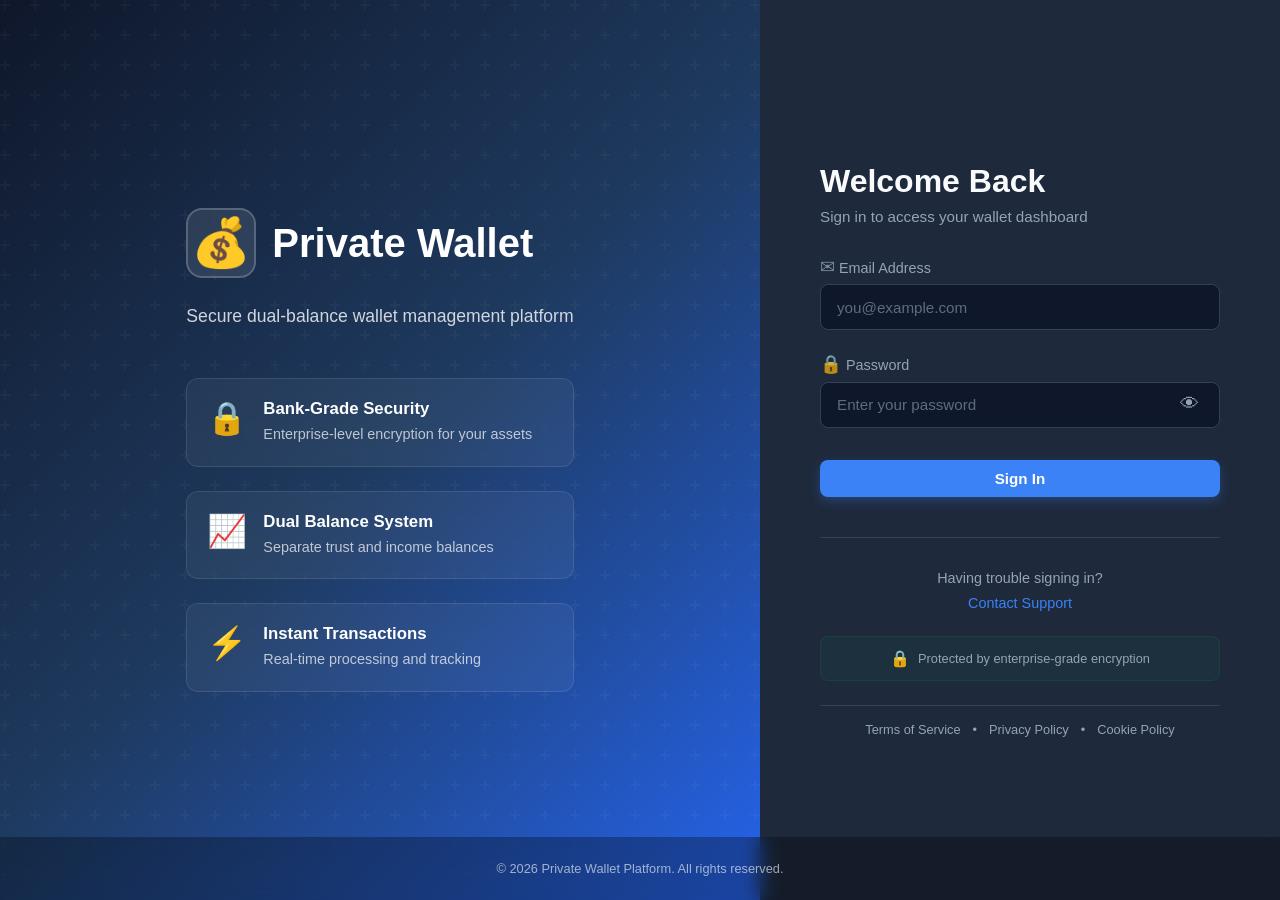
<file: frontend/index.html>
<!DOCTYPE html>
<html lang="en">
<head>
  <meta charset="UTF-8" />
  <meta name="viewport" content="width=device-width, initial-scale=1.0" />
  <title>Login - Private Wallet Platform</title>
  <link rel="stylesheet" href="css/style.css" />
</head>
<body class="login-page">
  <!-- Animated Background -->
  <div class="login-background">
    <div class="login-bg-circle circle-1"></div>
    <div class="login-bg-circle circle-2"></div>
    <div class="login-bg-circle circle-3"></div>
  </div>

  <div class="login-container">
    <!-- Left Side - Branding -->
    <div class="login-branding">
      <div class="brand-content">
        <div class="brand-logo">
          <div class="logo-icon">&#128176;</div>
          <h1>Private Wallet</h1>
        </div>
        <p class="brand-tagline">Secure dual-balance wallet management platform</p>
        
        <div class="brand-features">
          <div class="feature-item">
            <span class="feature-icon">&#128274;</span>
            <div class="feature-text">
              <h4>Bank-Grade Security</h4>
              <p>Enterprise-level encryption for your assets</p>
            </div>
          </div>
          <div class="feature-item">
            <span class="feature-icon">&#128200;</span>
            <div class="feature-text">
              <h4>Dual Balance System</h4>
              <p>Separate trust and income balances</p>
            </div>
          </div>
          <div class="feature-item">
            <span class="feature-icon">&#9889;</span>
            <div class="feature-text">
              <h4>Instant Transactions</h4>
              <p>Real-time processing and tracking</p>
            </div>
          </div>
        </div>
      </div>
    </div>

    <!-- Right Side - Login Form -->
    <div class="login-form-wrapper">
      <div class="login-form-container">
        <div class="login-header">
          <h2>Welcome Back</h2>
          <p>Sign in to access your wallet dashboard</p>
        </div>

        <div id="login-error" class="alert alert-error" style="display:none;"></div>

        <form id="login-form" class="login-form">
          <div class="form-group">
            <label for="email">
              <span class="label-icon">&#9993;</span>
              Email Address
            </label>
            <input 
              type="email" 
              id="email" 
              class="form-control" 
              placeholder="you@example.com" 
              required 
              autocomplete="email"
            />
          </div>

          <div class="form-group">
            <label for="password">
              <span class="label-icon">&#128274;</span>
              Password
            </label>
            <div class="password-input-wrapper">
              <input 
                type="password" 
                id="password" 
                class="form-control" 
                placeholder="Enter your password" 
                required 
                autocomplete="current-password"
              />
              <button type="button" class="password-toggle" id="password-toggle" title="Show/Hide password">
                <span class="eye-icon">&#128065;</span>
              </button>
            </div>
          </div>

          <button type="submit" class="btn btn-primary btn-block btn-login">
            <span class="btn-text">Sign In</span>
            <span class="btn-loader" style="display:none;">
              <span class="spinner"></span>
              Signing in...
            </span>
          </button>
        </form>

        <div class="login-footer">
          <div class="login-help">
            <p>Having trouble signing in?</p>
            <a href="#" class="help-link" id="contact-support-link">Contact Support</a>
          </div>
          <div class="login-security-note">
            <span class="security-icon">&#128274;</span>
            <span>Protected by enterprise-grade encryption</span>
          </div>
          <div class="login-legal">
            <a href="terms.html">Terms of Service</a>
            <span class="legal-divider">&bull;</span>
            <a href="privacy.html">Privacy Policy</a>
            <span class="legal-divider">&bull;</span>
            <a href="cookies.html">Cookie Policy</a>
          </div>
        </div>
      </div>
    </div>
  </div>

  <div class="login-page-footer">
    <p>&copy; 2026 Private Wallet Platform. All rights reserved.</p>
  </div>

  <!-- Support Modal -->
  <div class="support-modal-overlay" id="support-modal">
    <div class="support-modal">
      <div class="support-modal-header">
        <h3 class="support-modal-title">Contact Support</h3>
        <button class="modal-close" id="close-support-modal" type="button">&times;</button>
      </div>
      <div id="support-error" class="alert alert-error" style="display:none; margin-bottom:1rem;"></div>
      <div id="support-success" class="alert alert-success" style="display:none; margin-bottom:1rem;"></div>
      <form id="support-form">
        <div class="form-group">
          <label for="support-name">Name</label>
          <input type="text" id="support-name" class="form-control" placeholder="Your name" required />
        </div>
        <div class="form-group">
          <label for="support-email">Email</label>
          <input type="email" id="support-email" class="form-control" placeholder="you@example.com" required />
        </div>
        <div class="form-group">
          <label for="support-subject">Subject</label>
          <input type="text" id="support-subject" class="form-control" placeholder="How can we help?" required />
        </div>
        <div class="form-group">
          <label for="support-message">Message</label>
          <textarea id="support-message" class="form-control" placeholder="Describe your issue..." required></textarea>
        </div>
        <button type="submit" class="btn btn-primary btn-block" id="support-submit-btn">
          <span class="btn-text">Send Message</span>
          <span class="btn-loader" style="display:none;">
            <span class="spinner"></span>
            Sending...
          </span>
        </button>
      </form>
    </div>
  </div>

  <script src="js/api.js"></script>
  <script src="js/auth.js"></script>
  <script>
    // Password visibility toggle
    document.addEventListener('DOMContentLoaded', () => {
      const passwordInput = document.getElementById('password');
      const passwordToggle = document.getElementById('password-toggle');
      
      if (passwordToggle && passwordInput) {
        passwordToggle.addEventListener('click', () => {
          const type = passwordInput.type === 'password' ? 'text' : 'password';
          passwordInput.type = type;
          passwordToggle.classList.toggle('active');
        });
      }

      // Show loader on form submit
      const loginForm = document.getElementById('login-form');
      if (loginForm) {
        loginForm.addEventListener('submit', () => {
          const btnText = loginForm.querySelector('.btn-text');
          const btnLoader = loginForm.querySelector('.btn-loader');
          if (btnText && btnLoader) {
            btnText.style.display = 'none';
            btnLoader.style.display = 'flex';
          }
        });
      }

      // Support modal
      const supportModal = document.getElementById('support-modal');
      const contactSupportLink = document.getElementById('contact-support-link');
      const closeSupportModal = document.getElementById('close-support-modal');
      const supportForm = document.getElementById('support-form');
      const supportError = document.getElementById('support-error');
      const supportSuccess = document.getElementById('support-success');
      const supportSubmitBtn = document.getElementById('support-submit-btn');

      function openSupportModal() {
        supportModal.classList.add('open');
        supportError.style.display = 'none';
        supportSuccess.style.display = 'none';
      }

      function closeSupportModalFn() {
        supportModal.classList.remove('open');
      }

      if (contactSupportLink) {
        contactSupportLink.addEventListener('click', (e) => {
          e.preventDefault();
          openSupportModal();
        });
      }

      if (closeSupportModal) {
        closeSupportModal.addEventListener('click', closeSupportModalFn);
      }

      if (supportModal) {
        supportModal.addEventListener('click', (e) => {
          if (e.target === supportModal) closeSupportModalFn();
        });
      }

      if (supportForm) {
        supportForm.addEventListener('submit', async (e) => {
          e.preventDefault();
          supportError.style.display = 'none';
          supportSuccess.style.display = 'none';

          const btnText = supportSubmitBtn.querySelector('.btn-text');
          const btnLoader = supportSubmitBtn.querySelector('.btn-loader');
          if (btnText && btnLoader) {
            btnText.style.display = 'none';
            btnLoader.style.display = 'flex';
          }

          try {
            const data = await apiFetch('/support/contact', {
              method: 'POST',
              body: {
                name: document.getElementById('support-name').value,
                email: document.getElementById('support-email').value,
                subject: document.getElementById('support-subject').value,
                message: document.getElementById('support-message').value,
              },
            });
            if (data) {
              supportSuccess.textContent = data.message || 'Message sent successfully!';
              supportSuccess.style.display = 'block';
              supportForm.reset();
            }
          } catch (err) {
            supportError.textContent = err.message || 'Failed to send message. Please try again.';
            supportError.style.display = 'block';
          } finally {
            if (btnText && btnLoader) {
              btnText.style.display = 'inline';
              btnLoader.style.display = 'none';
            }
          }
        });
      }
    });
  </script>
</body>
</html>
</file>
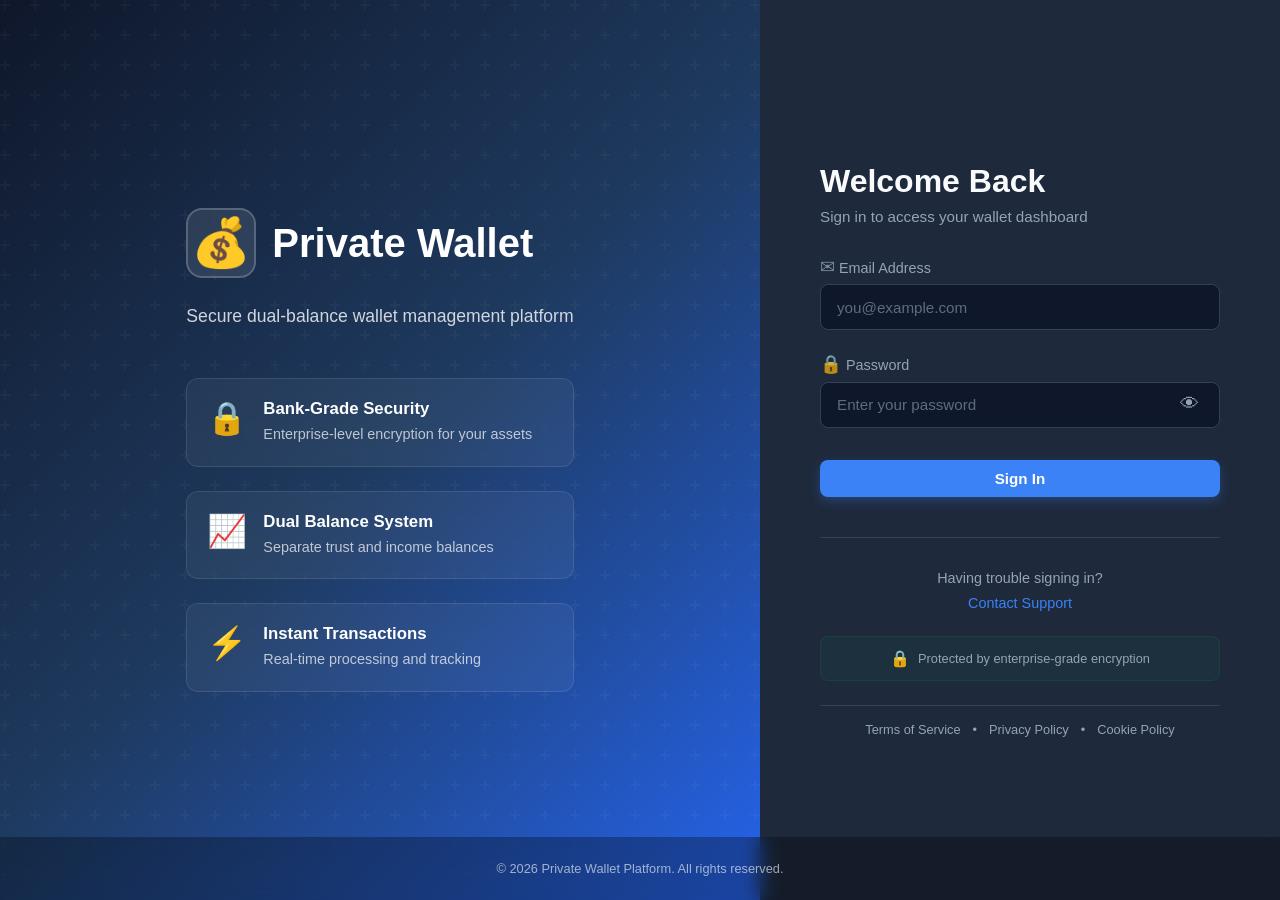
<file: frontend/accounts.html>
<!DOCTYPE html>
<html lang="en">
<head>
  <meta charset="UTF-8" />
  <meta name="viewport" content="width=device-width, initial-scale=1.0" />
  <title>Accounts - Private Wallet Platform</title>
  <link rel="stylesheet" href="css/style.css" />
</head>
<body class="user-layout">
  <!-- User Nav Drawer -->
  <div class="user-nav-overlay" id="user-nav-overlay"></div>
  <div class="user-nav-drawer" id="user-nav-drawer">
    <div class="user-nav-header">
      <h3>Private Wallet</h3>
      <button class="user-nav-close" id="user-nav-close">&times;</button>
    </div>
    <ul class="user-nav-menu">
      <li class="user-nav-item" data-href="dashboard.html"><span class="nav-icon">&#127968;</span> Dashboard</li>
      <li class="user-nav-item" data-href="transactions.html"><span class="nav-icon">&#128179;</span> Transactions</li>
      <li class="user-nav-item" data-href="withdrawals.html"><span class="nav-icon">&#128184;</span> Withdrawals</li>
      <li class="user-nav-item active" data-href="accounts.html"><span class="nav-icon">&#128100;</span> Accounts</li>
      <li class="user-nav-item" data-href="statement.html"><span class="nav-icon">&#128196;</span> Statement</li>
      <li class="user-nav-item" data-href="statistics.html"><span class="nav-icon">&#128202;</span> Statistics</li>
    </ul>
    <div class="user-nav-footer">
      <button class="btn btn-danger btn-block" id="logout-btn">Logout</button>
    </div>
  </div>

  <!-- Topbar -->
  <header class="user-topbar">
    <div class="user-topbar-left">
      <button class="user-topbar-menu-btn" id="user-menu-btn">&#9776;</button>
      <div class="user-topbar-title">Accounts</div>
    </div>
    <div class="user-topbar-right">
      <button class="topbar-btn" id="support-btn">Support</button>
      <div class="topbar-pill" id="exchange-pill">
        <span id="exchange-rate-text">1 USDT &rarr; 127.65 BDT</span>
        <button class="swap-btn" id="swap-rate-btn">&#8644;</button>
      </div>
      <div class="notification-bell" id="notification-bell">
        &#128276;
        <span class="badge" id="notification-badge" style="display:none;">0</span>
        <div class="notification-dropdown" id="notification-dropdown">
          <div class="notification-dropdown-header">
            <span>Notifications</span>
            <a href="#" onclick="event.preventDefault();">Mark all as read</a>
          </div>
          <div class="notification-dropdown-body" id="notification-dropdown-body"></div>
        </div>
      </div>
      <button class="topbar-icon-btn" id="help-btn" title="Help">?</button>
      <div class="avatar-wrap">
        <div class="avatar" id="user-avatar">U</div>
        <div class="avatar-dropdown" id="avatar-dropdown">
          <div class="avatar-dropdown-header">
            <div class="avatar-large" id="dropdown-avatar-large">U</div>
            <div>
              <div class="user-name" id="dropdown-user-name">User</div>
              <div class="user-email" id="dropdown-user-email">user@example.com</div>
            </div>
          </div>
          <button class="avatar-dropdown-btn">Connect two-factor authentication</button>
          <button class="avatar-dropdown-btn">Check your manager</button>
          <div class="avatar-dropdown-divider"></div>
          <button class="avatar-dropdown-item" onclick="logout()">
            <span>&#128682;</span> Logout
          </button>
        </div>
      </div>
    </div>
  </header>

  <div class="user-page-content">
    <div id="alert-container"></div>

    <div id="admin-section" style="display:none;">
      <div style="margin-bottom:1rem;">
        <button class="btn btn-success" id="btn-create-user">Create User</button>
      </div>
      <div class="card">
        <div class="table-container">
          <table class="data-table">
            <thead>
              <tr>
                <th>ID</th>
                <th>Name</th>
                <th>Email</th>
                <th>Admin</th>
                <th>Active</th>
                <th>Created</th>
              </tr>
            </thead>
            <tbody id="users-body"></tbody>
          </table>
        </div>
      </div>
    </div>

    <div id="user-section">
      <div class="ac-section">
        <div class="ac-filter-bar">
          <div class="tx-filter-group">
            <label>Account number</label>
            <input type="text" class="tx-input" placeholder="Account number" id="filter-ac-number" />
          </div>
          <div class="tx-filter-group">
            <label>Device status</label>
            <select class="tx-select" id="filter-device-status">
              <option value="">All</option>
              <option value="created">Created</option>
            </select>
          </div>
          <div class="tx-filter-group">
            <label>Account status</label>
            <select class="tx-select" id="filter-ac-status">
              <option value="">All</option>
              <option value="approved">Approved</option>
              <option value="deleted">Deleted</option>
            </select>
          </div>
          <button class="tx-filter-btn" id="btn-filter" title="Filter">&#8801;</button>
          <button class="ac-add-btn" id="btn-add-account">Add account</button>
        </div>

        <div class="tx-table-wrap">
          <table class="ac-table">
            <thead>
              <tr>
                <th>ACCOUNT ID <span class="sort-icon">&#8693;</span></th>
                <th>PAYMENT SYSTEM TYPE</th>
                <th>WALLET NUMBER</th>
                <th>WALLET BALANCE</th>
                <th>DEVICE STATUS</th>
                <th>ACCOUNT STATUS</th>
              </tr>
            </thead>
            <tbody id="accounts-body"></tbody>
          </table>
          <div class="no-data" id="ac-no-data" style="display:none;">No Data</div>
        </div>
      </div>
    </div>
  </div>

  <div class="modal-overlay" id="create-user-modal">
    <div class="modal">
      <div class="modal-header">
        <div class="modal-title">Create New User</div>
        <button class="modal-close" id="modal-close">&times;</button>
      </div>
      <form id="create-user-form">
        <div class="form-group">
          <label>Full Name</label>
          <input type="text" id="cu-name" class="form-control" required />
        </div>
        <div class="form-group">
          <label>Email</label>
          <input type="email" id="cu-email" class="form-control" required />
        </div>
        <div class="form-group">
          <label>Password</label>
          <input type="password" id="cu-password" class="form-control" required />
        </div>
        <div class="form-group">
          <label>
            <input type="checkbox" id="cu-admin" /> Admin
          </label>
        </div>
        <button type="submit" class="btn btn-primary btn-block">Create User</button>
      </form>
    </div>
  </div>

  <!-- Add Account Modal -->
  <div class="modal-overlay" id="add-account-modal">
    <div class="modal">
      <div class="modal-header">
        <div class="modal-title">Add Account</div>
        <button class="modal-close" id="ac-modal-close">&times;</button>
      </div>
      <form id="add-account-form">
        <div class="form-group">
          <label>Payment System</label>
          <select class="form-control" id="aa-type" required>
            <option value="bkash">bKash</option>
            <option value="nagad">Nagad</option>
            <option value="bank">Bank</option>
          </select>
        </div>
        <div class="form-group">
          <label>Account Number</label>
          <input type="text" id="aa-number" class="form-control" placeholder="e.g. 01XXXXXXXXX" required />
        </div>
        <button type="submit" class="btn btn-primary btn-block">Add Account</button>
      </form>
    </div>
  </div>

  <button class="feedback-btn" id="feedback-btn">Leave feedback</button>

  <!-- Feedback Modal -->
  <div class="feedback-modal-overlay" id="feedback-modal">
    <div class="feedback-modal">
      <div class="feedback-modal-header">
        <div class="feedback-modal-title">Rate our application</div>
        <button class="modal-close" id="feedback-modal-close">&times;</button>
      </div>
      <div class="feedback-modal-body">
        <div id="feedback-alert-container"></div>
        
        <div class="feedback-form-group">
          <label class="feedback-label">How would you rate your experience with our app?</label>
          <div class="star-rating" id="star-rating">
            <span class="star" data-rating="1">&#9733;</span>
            <span class="star" data-rating="2">&#9733;</span>
            <span class="star" data-rating="3">&#9733;</span>
            <span class="star" data-rating="4">&#9733;</span>
            <span class="star" data-rating="5">&#9733;</span>
          </div>
          <div class="rating-text" id="rating-text">Select a rating</div>
        </div>

        <div class="feedback-form-group">
          <label for="feedback-experience" class="feedback-label">
            What would you like to improve about SWAP?
          </label>
          <textarea 
            id="feedback-experience" 
            class="form-control" 
            placeholder="Share your experience with us..."
            rows="4"
          ></textarea>
        </div>

        <button class="btn btn-primary btn-block btn-send-feedback" id="btn-send-feedback">
          <span class="btn-text">Send</span>
          <span class="btn-loader" style="display:none;">
            <span class="spinner"></span>
            Sending...
          </span>
        </button>
      </div>
    </div>
  </div>

  <!-- Support Modal -->
  <div class="support-modal-overlay" id="support-modal">
    <div class="support-modal">
      <div class="support-modal-header">
        <div class="support-modal-title">Contact Support</div>
        <button class="modal-close" id="support-modal-close">&times;</button>
      </div>
      <form id="support-form">
        <div class="form-group">
          <label>Subject</label>
          <input type="text" id="support-subject" class="form-control" placeholder="What's this about?" />
        </div>
        <div class="form-group">
          <label>Message</label>
          <textarea id="support-message" class="form-control" placeholder="Describe your problem here..." required></textarea>
        </div>
        <button type="submit" class="btn btn-primary btn-block">Send</button>
      </form>
    </div>
  </div>

  <!-- FAQ Modal -->
  <div class="faq-modal-overlay" id="faq-modal">
    <div class="faq-modal">
      <div class="faq-modal-top">
        <div class="faq-brand">SWAP FAQ</div>
        <button class="modal-close" id="faq-modal-close">&times;</button>
      </div>
      <div class="faq-content">
        <h2>Frequently Asked Questions</h2>
        <div class="faq-search-wrap">
          <input type="text" placeholder="Search for a question" id="faq-search" />
        </div>
        <div class="faq-tabs-row">
          <button class="faq-tab active" data-category="all">All</button>
          <button class="faq-tab" data-category="access">Access & Authorization</button>
          <button class="faq-tab" data-category="balances">Balances & Funds</button>
          <button class="faq-tab" data-category="transactions">Transactions & Operations</button>
          <button class="faq-tab" data-category="accounts">Accounts & Verification</button>
          <button class="faq-tab" data-category="security">Interface & Security</button>
        </div>
        <div class="faq-list" id="faq-list"></div>
      </div>
    </div>
  </div>

  <script src="js/api.js"></script>
  <script src="js/auth.js"></script>
  <script src="js/app.js"></script>
  <script src="js/accounts.js"></script>
</body>
</html>
</file>
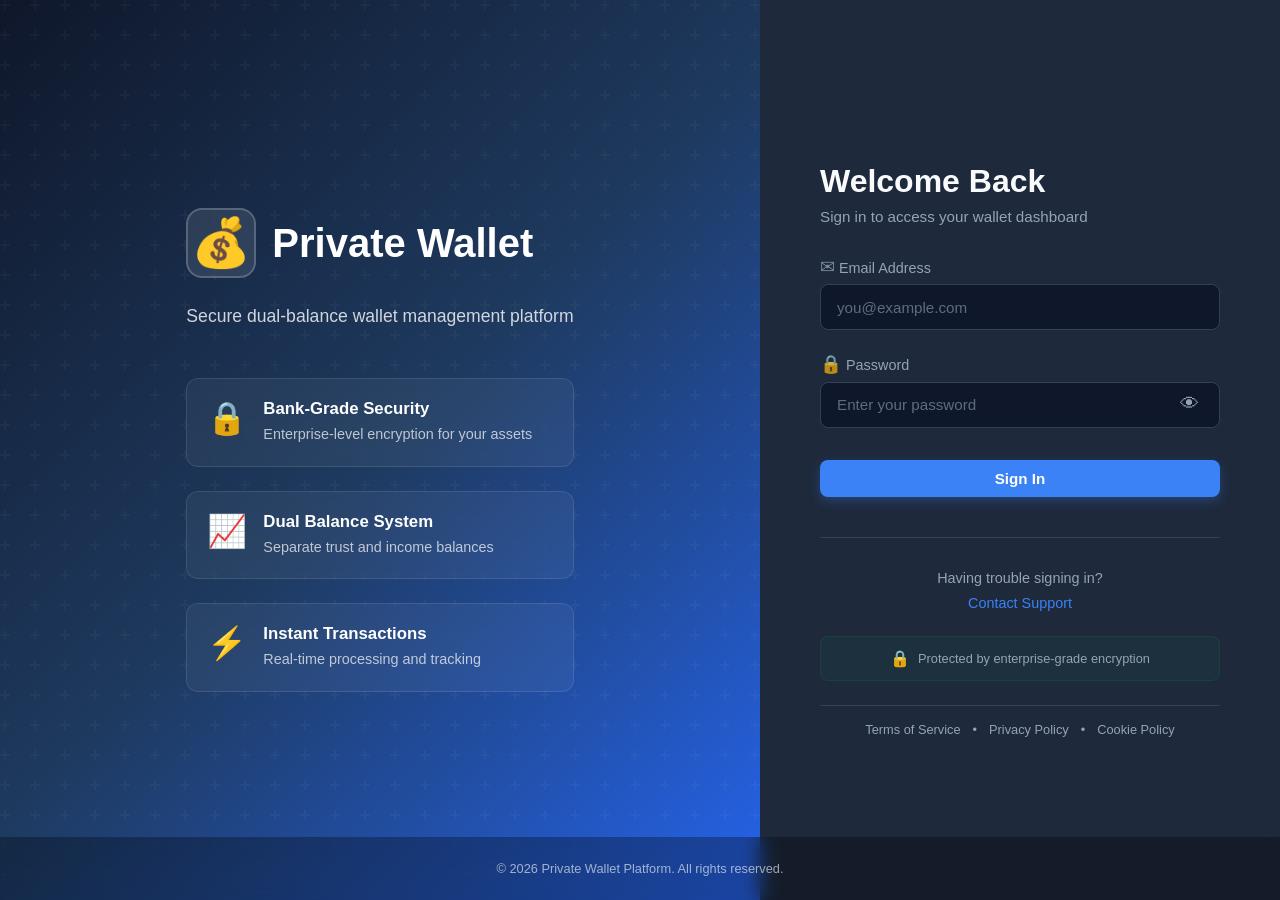
<file: frontend/admin-dashboard.html>
<!DOCTYPE html>
<html lang="en">
<head>
  <meta charset="UTF-8" />
  <meta name="viewport" content="width=device-width, initial-scale=1.0" />
  <title>Admin Dashboard - Private Wallet Platform</title>
  <link rel="stylesheet" href="css/style.css" />
</head>
<body>
  <div class="layout">
    <aside class="sidebar" id="sidebar">
      <div class="sidebar-header">
        <h3>Private Wallet</h3>
        <button class="sidebar-toggle" id="sidebar-toggle">&#9776;</button>
      </div>
      <ul class="nav-menu">
        <li class="nav-item active" data-href="admin-dashboard.html"><span class="nav-icon">&#127968;</span><span>Dashboard</span></li>
        <li class="nav-item" data-href="transactions.html"><span class="nav-icon">&#128179;</span><span>Transactions</span></li>
        <li class="nav-item" data-href="withdrawals.html"><span class="nav-icon">&#128184;</span><span>Withdrawals</span></li>
        <li class="nav-item" data-href="accounts.html"><span class="nav-icon">&#128100;</span><span>Accounts</span></li>
        <li class="nav-item" data-href="statistics.html"><span class="nav-icon">&#128202;</span><span>Statistics</span></li>
      </ul>
      <div class="sidebar-footer">
        <button class="btn btn-danger btn-block" id="logout-btn">Logout</button>
      </div>
    </aside>

    <div class="main-content" id="main-content">
      <header class="topbar">
        <div class="topbar-left"><h2>Admin Control Center</h2></div>
        <div class="topbar-right">
          <div class="notification-bell" id="notification-bell">
            &#128276;
            <span class="badge" id="notification-badge" style="display:none;">0</span>
            <div class="notification-dropdown" id="notification-dropdown">
              <div class="notification-dropdown-header">
                <span>Notifications</span>
              </div>
              <div class="notification-dropdown-body" id="notification-dropdown-body"></div>
            </div>
          </div>
          <div class="user-menu">
            <span id="topbar-user-name">Admin</span>
          </div>
        </div>
      </header>

      <div class="page-content">
        <div id="alert-container"></div>

        <!-- Platform Overview Stats -->
        <div class="admin-stats-grid">
          <div class="admin-stat-card">
            <div class="admin-stat-icon">&#128101;</div>
            <div class="admin-stat-info">
              <div class="admin-stat-value" id="stat-total-users">0</div>
              <div class="admin-stat-label">Total Users</div>
            </div>
          </div>
          <div class="admin-stat-card">
            <div class="admin-stat-icon">&#128176;</div>
            <div class="admin-stat-info">
              <div class="admin-stat-value" id="stat-total-trust">0.00</div>
              <div class="admin-stat-label">Total Trust Balance</div>
            </div>
          </div>
          <div class="admin-stat-card">
            <div class="admin-stat-icon">&#128200;</div>
            <div class="admin-stat-info">
              <div class="admin-stat-value" id="stat-total-income">0.00</div>
              <div class="admin-stat-label">Total Income Balance</div>
            </div>
          </div>
          <div class="admin-stat-card">
            <div class="admin-stat-icon">&#9203;</div>
            <div class="admin-stat-info">
              <div class="admin-stat-value" id="stat-pending-count">0</div>
              <div class="admin-stat-label">Pending Transactions</div>
            </div>
          </div>
        </div>

        <!-- Quick Actions -->
        <div class="card admin-quick-actions">
          <div class="card-header">
            <div class="card-title">Quick Actions</div>
          </div>
          <div class="quick-actions-grid">
            <button class="action-btn action-btn-success" id="btn-create-user">
              <span class="action-icon">&#10133;</span>
              <span>Create User</span>
            </button>
            <button class="action-btn action-btn-primary" id="btn-deposit">
              <span class="action-icon">&#128179;</span>
              <span>Make Deposit</span>
            </button>
            <button class="action-btn action-btn-warning" id="btn-pending">
              <span class="action-icon">&#9989;</span>
              <span>Review Pending</span>
            </button>
            <button class="action-btn action-btn-info" id="btn-adjust-balance">
              <span class="action-icon">&#9881;</span>
              <span>Adjust Balance</span>
            </button>
          </div>
        </div>

        <!-- User Management Section -->
        <div class="card admin-user-management">
          <div class="card-header">
            <div class="card-title">User Management</div>
            <div class="admin-card-actions">
              <input type="text" class="admin-search-input" id="user-search" placeholder="Search users..." />
              <select class="admin-filter-select" id="user-filter">
                <option value="all">All Users</option>
                <option value="active">Active</option>
                <option value="inactive">Inactive</option>
                <option value="admin">Admins</option>
              </select>
            </div>
          </div>
          <div class="table-container">
            <table class="data-table admin-user-table">
              <thead>
                <tr>
                  <th>ID</th>
                  <th>Name</th>
                  <th>Email</th>
                  <th>Trust Balance</th>
                  <th>Income Balance</th>
                  <th>Status</th>
                  <th>Role</th>
                  <th>Created</th>
                  <th>Actions</th>
                </tr>
              </thead>
              <tbody id="users-table-body">
                <tr><td colspan="9" class="empty-state">Loading users...</td></tr>
              </tbody>
            </table>
          </div>
        </div>

        <!-- Pending Transactions Section -->
        <div class="card admin-pending-section">
          <div class="card-header">
            <div class="card-title">Pending Transactions</div>
            <a href="withdrawals.html" class="btn btn-sm btn-primary">View All</a>
          </div>
          <div class="table-container">
            <table class="data-table">
              <thead>
                <tr>
                  <th>ID</th>
                  <th>User</th>
                  <th>Type</th>
                  <th>Amount</th>
                  <th>Account</th>
                  <th>Date</th>
                  <th>Actions</th>
                </tr>
              </thead>
              <tbody id="pending-transactions-body">
                <tr><td colspan="7" class="empty-state">No pending transactions</td></tr>
              </tbody>
            </table>
          </div>
        </div>

        <!-- Recent Activity -->
        <div class="card">
          <div class="card-header">
            <div class="card-title">Recent Activity</div>
            <a href="transactions.html">View All</a>
          </div>
          <div class="table-container">
            <table class="data-table">
              <thead>
                <tr>
                  <th>ID</th>
                  <th>User</th>
                  <th>Type</th>
                  <th>Amount</th>
                  <th>Status</th>
                  <th>Date</th>
                </tr>
              </thead>
              <tbody id="recent-transactions"></tbody>
            </table>
          </div>
        </div>
      </div>
    </div>
  </div>

  <!-- User Detail Modal -->
  <div class="modal-overlay" id="user-detail-modal">
    <div class="modal modal-lg">
      <div class="modal-header">
        <div class="modal-title">User Details</div>
        <button class="modal-close" id="user-detail-close">&times;</button>
      </div>
      <div class="modal-body" id="user-detail-content">
        <!-- User details will be loaded here -->
      </div>
    </div>
  </div>

  <!-- Balance Adjustment Modal -->
  <div class="modal-overlay" id="adjust-balance-modal">
    <div class="modal">
      <div class="modal-header">
        <div class="modal-title">Adjust User Balance</div>
        <button class="modal-close" id="adjust-balance-close">&times;</button>
      </div>
      <form id="adjust-balance-form">
        <div class="form-group">
          <label>Select User</label>
          <select id="adjust-user-select" class="form-control" required>
            <option value="">Choose a user...</option>
          </select>
        </div>
        <div class="form-group">
          <label>Wallet Type</label>
          <select id="adjust-wallet-type" class="form-control" required>
            <option value="trust">Trust Balance</option>
            <option value="income">Income Balance</option>
          </select>
        </div>
        <div class="form-group">
          <label>Amount (use - for deduction)</label>
          <input type="number" step="0.0001" id="adjust-amount" class="form-control" placeholder="e.g., 100 or -50" required />
        </div>
        <div class="form-group">
          <label>Description</label>
          <input type="text" id="adjust-description" class="form-control" placeholder="Reason for adjustment" />
        </div>
        <button type="submit" class="btn btn-primary btn-block">Adjust Balance</button>
      </form>
    </div>
  </div>

  <!-- Deposit Modal -->
  <div class="modal-overlay" id="admin-deposit-modal">
    <div class="modal">
      <div class="modal-header">
        <div class="modal-title">Make Deposit</div>
        <button class="modal-close" id="admin-deposit-close">&times;</button>
      </div>
      <form id="admin-deposit-form">
        <div class="form-group">
          <label>Select User</label>
          <select id="deposit-user-select" class="form-control" required>
            <option value="">Choose a user...</option>
          </select>
        </div>
        <div class="form-group">
          <label>Amount</label>
          <input type="number" step="0.0001" id="deposit-amount" class="form-control" placeholder="Enter amount" required />
        </div>
        <div class="form-group">
          <label>Account Type (Optional)</label>
          <input type="text" id="deposit-account-type" class="form-control" placeholder="e.g., bKash, Nagad" />
        </div>
        <div class="form-group">
          <label>Account Number (Optional)</label>
          <input type="text" id="deposit-account-number" class="form-control" placeholder="Account number" />
        </div>
        <button type="submit" class="btn btn-success btn-block">Process Deposit</button>
      </form>
    </div>
  </div>

  <script src="js/api.js"></script>
  <script src="js/auth.js"></script>
  <script src="js/app.js"></script>
  <script src="js/admin-dashboard.js"></script>
</body>
</html>
</file>
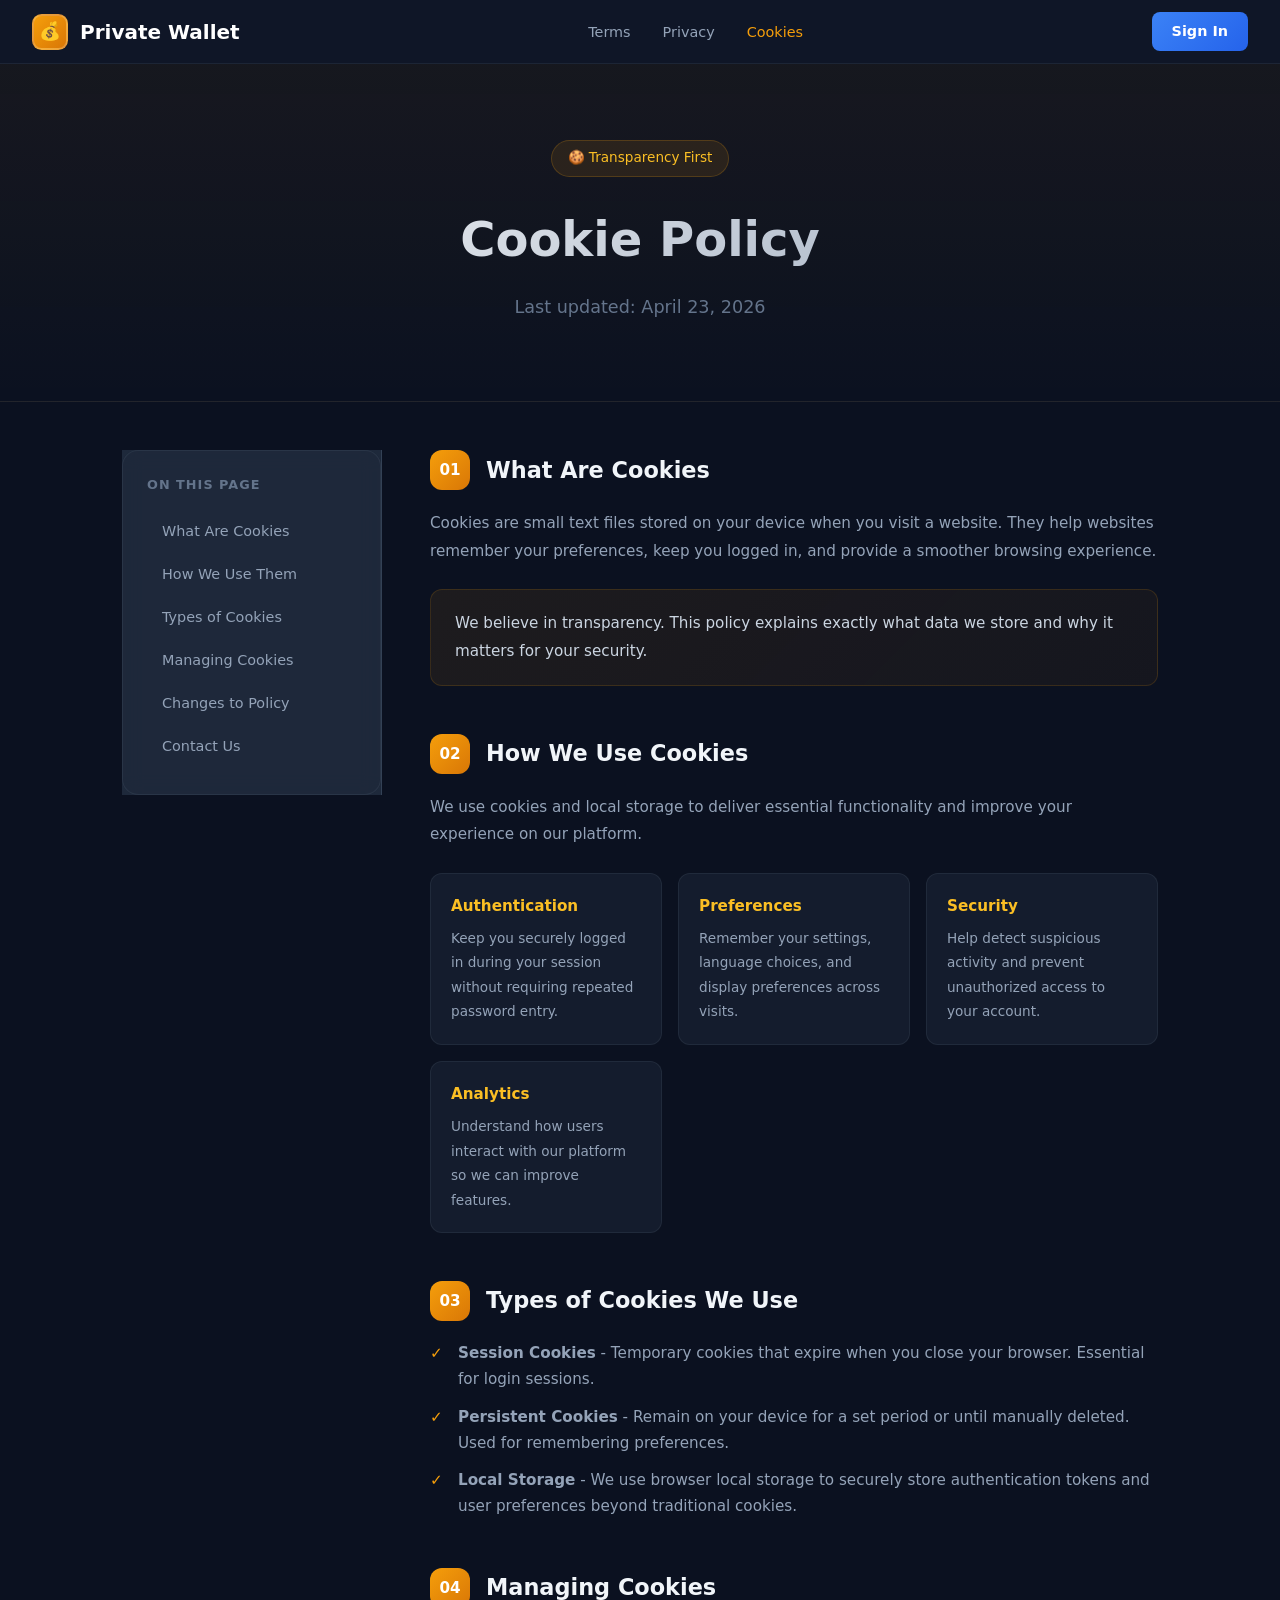
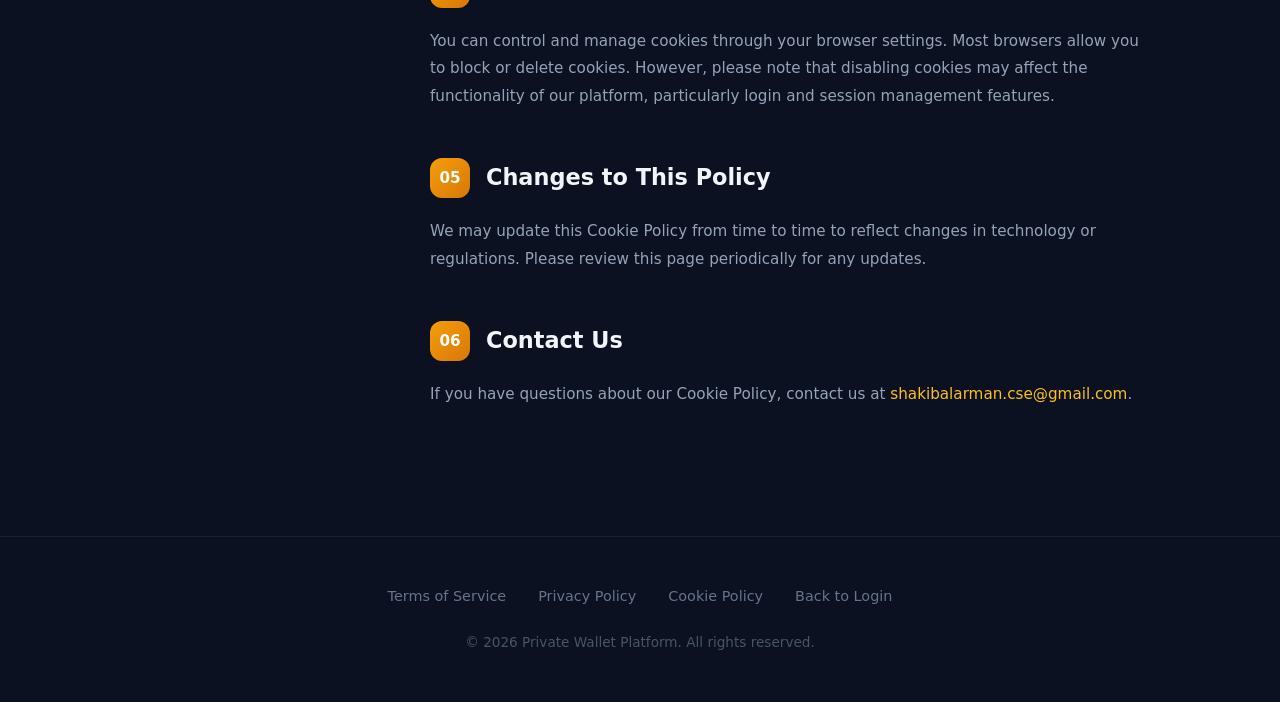
<file: frontend/cookies.html>
<!DOCTYPE html>
<html lang="en">
<head>
  <meta charset="UTF-8" />
  <meta name="viewport" content="width=device-width, initial-scale=1.0" />
  <title>Cookie Policy - Private Wallet Platform</title>
  <link rel="stylesheet" href="css/style.css" />
  <style>
    * { margin: 0; padding: 0; box-sizing: border-box; }
    body {
      font-family: 'Segoe UI', system-ui, -apple-system, sans-serif;
      background: #0b1120;
      color: #e2e8f0;
      line-height: 1.6;
    }

    .navbar {
      position: fixed;
      top: 0; left: 0; right: 0;
      height: 64px;
      background: rgba(15, 23, 42, 0.85);
      backdrop-filter: blur(20px);
      border-bottom: 1px solid rgba(148, 163, 184, 0.1);
      display: flex;
      align-items: center;
      justify-content: space-between;
      padding: 0 2rem;
      z-index: 1000;
    }
    .navbar-brand {
      display: flex;
      align-items: center;
      gap: 0.75rem;
      color: #fff;
      text-decoration: none;
      font-weight: 700;
      font-size: 1.25rem;
    }
    .navbar-brand .logo-icon {
      width: 36px; height: 36px;
      background: linear-gradient(135deg, #f59e0b, #d97706);
      border-radius: 0.6rem;
      display: flex;
      align-items: center;
      justify-content: center;
      font-size: 1.1rem;
    }
    .navbar-nav {
      display: flex;
      gap: 2rem;
      list-style: none;
    }
    .navbar-nav a {
      color: #94a3b8;
      text-decoration: none;
      font-size: 0.9rem;
      font-weight: 500;
      transition: color 0.2s;
    }
    .navbar-nav a:hover, .navbar-nav a.active { color: #f59e0b; }
    .navbar-btn {
      padding: 0.5rem 1.25rem;
      background: linear-gradient(135deg, #3b82f6, #2563eb);
      color: #fff;
      border: none;
      border-radius: 0.5rem;
      font-size: 0.9rem;
      font-weight: 600;
      cursor: pointer;
      text-decoration: none;
      transition: transform 0.2s, box-shadow 0.2s;
    }
    .navbar-btn:hover { transform: translateY(-1px); box-shadow: 0 4px 12px rgba(59, 130, 246, 0.4); }

    .hero {
      padding: 140px 2rem 80px;
      text-align: center;
      background: linear-gradient(180deg, rgba(245,158,11,0.06) 0%, transparent 100%);
      border-bottom: 1px solid rgba(148,163,184,0.08);
    }
    .hero-badge {
      display: inline-flex;
      align-items: center;
      gap: 0.5rem;
      padding: 0.4rem 1rem;
      background: rgba(245,158,11,0.1);
      border: 1px solid rgba(245,158,11,0.2);
      border-radius: 999px;
      color: #fbbf24;
      font-size: 0.85rem;
      font-weight: 500;
      margin-bottom: 1.5rem;
    }
    .hero h1 {
      font-size: 3rem;
      font-weight: 800;
      background: linear-gradient(135deg, #fff 0%, #94a3b8 100%);
      -webkit-background-clip: text;
      -webkit-text-fill-color: transparent;
      margin-bottom: 1rem;
    }
    .hero p {
      color: #64748b;
      font-size: 1.1rem;
      max-width: 500px;
      margin: 0 auto;
    }

    .container {
      max-width: 1100px;
      margin: 0 auto;
      padding: 3rem 2rem;
      display: grid;
      grid-template-columns: 260px 1fr;
      gap: 3rem;
    }

    .sidebar {
      position: sticky;
      top: 100px;
      height: fit-content;
    }
    .sidebar-card {
      background: rgba(30, 41, 59, 0.6);
      border: 1px solid rgba(148, 163, 184, 0.1);
      border-radius: 1rem;
      padding: 1.5rem;
      backdrop-filter: blur(10px);
    }
    .sidebar-title {
      font-size: 0.8rem;
      text-transform: uppercase;
      letter-spacing: 0.08em;
      color: #64748b;
      margin-bottom: 1rem;
      font-weight: 600;
    }
    .toc { list-style: none; }
    .toc li { margin-bottom: 0.25rem; }
    .toc a {
      display: block;
      padding: 0.5rem 0.75rem;
      color: #94a3b8;
      text-decoration: none;
      font-size: 0.9rem;
      border-radius: 0.5rem;
      transition: all 0.2s;
      border-left: 3px solid transparent;
    }
    .toc a:hover, .toc a.active {
      background: rgba(245,158,11,0.08);
      color: #fbbf24;
      border-left-color: #f59e0b;
    }

    .content section {
      margin-bottom: 3rem;
      scroll-margin-top: 100px;
    }
    .section-header {
      display: flex;
      align-items: center;
      gap: 1rem;
      margin-bottom: 1.25rem;
    }
    .section-number {
      width: 40px; height: 40px;
      background: linear-gradient(135deg, #f59e0b, #d97706);
      border-radius: 0.75rem;
      display: flex;
      align-items: center;
      justify-content: center;
      font-weight: 700;
      font-size: 0.95rem;
      color: #fff;
      flex-shrink: 0;
    }
    .content h2 {
      font-size: 1.4rem;
      font-weight: 700;
      color: #f1f5f9;
    }
    .content p {
      color: #94a3b8;
      line-height: 1.8;
      margin-bottom: 1rem;
      font-size: 0.95rem;
    }
    .content ul {
      list-style: none;
      padding: 0;
    }
    .content ul li {
      position: relative;
      padding-left: 1.75rem;
      margin-bottom: 0.75rem;
      color: #94a3b8;
      line-height: 1.7;
      font-size: 0.95rem;
    }
    .content ul li::before {
      content: "\2713";
      position: absolute;
      left: 0;
      color: #f59e0b;
      font-weight: 700;
    }
    .highlight-box {
      background: linear-gradient(135deg, rgba(245,158,11,0.08), rgba(217,119,6,0.05));
      border: 1px solid rgba(245,158,11,0.15);
      border-radius: 0.75rem;
      padding: 1.25rem 1.5rem;
      margin: 1.5rem 0;
    }
    .highlight-box p { margin: 0; color: #cbd5e1; }

    .cookie-grid {
      display: grid;
      grid-template-columns: repeat(auto-fit, minmax(220px, 1fr));
      gap: 1rem;
      margin: 1.5rem 0;
    }
    .cookie-card {
      background: rgba(30, 41, 59, 0.5);
      border: 1px solid rgba(148, 163, 184, 0.1);
      border-radius: 0.75rem;
      padding: 1.25rem;
      transition: transform 0.2s, border-color 0.2s;
    }
    .cookie-card:hover {
      transform: translateY(-2px);
      border-color: rgba(245,158,11,0.3);
    }
    .cookie-card h4 {
      font-size: 0.95rem;
      color: #fbbf24;
      margin-bottom: 0.5rem;
    }
    .cookie-card p {
      font-size: 0.85rem;
      margin: 0;
      color: #94a3b8;
    }

    .footer {
      border-top: 1px solid rgba(148,163,184,0.1);
      padding: 3rem 2rem;
      text-align: center;
      margin-top: 2rem;
    }
    .footer-links {
      display: flex;
      justify-content: center;
      gap: 2rem;
      margin-bottom: 1.5rem;
      flex-wrap: wrap;
    }
    .footer-links a {
      color: #64748b;
      text-decoration: none;
      font-size: 0.9rem;
      transition: color 0.2s;
    }
    .footer-links a:hover { color: #94a3b8; }
    .footer-copy {
      color: #475569;
      font-size: 0.85rem;
    }

    @media (max-width: 768px) {
      .navbar-nav { display: none; }
      .hero h1 { font-size: 2rem; }
      .container { grid-template-columns: 1fr; padding: 2rem 1.5rem; }
      .sidebar { position: static; }
      .cookie-grid { grid-template-columns: 1fr; }
    }
  </style>
</head>
<body>
  <nav class="navbar">
    <a href="index.html" class="navbar-brand">
      <div class="logo-icon">&#128176;</div>
      Private Wallet
    </a>
    <ul class="navbar-nav">
      <li><a href="terms.html">Terms</a></li>
      <li><a href="privacy.html">Privacy</a></li>
      <li><a href="cookies.html" class="active">Cookies</a></li>
    </ul>
    <a href="index.html" class="navbar-btn">Sign In</a>
  </nav>

  <header class="hero">
    <div class="hero-badge">&#127850; Transparency First</div>
    <h1>Cookie Policy</h1>
    <p>Last updated: April 23, 2026</p>
  </header>

  <div class="container">
    <aside class="sidebar">
      <div class="sidebar-card">
        <div class="sidebar-title">On this page</div>
        <ul class="toc">
          <li><a href="#what" class="active">What Are Cookies</a></li>
          <li><a href="#use">How We Use Them</a></li>
          <li><a href="#types">Types of Cookies</a></li>
          <li><a href="#manage">Managing Cookies</a></li>
          <li><a href="#changes">Changes to Policy</a></li>
          <li><a href="#contact">Contact Us</a></li>
        </ul>
      </div>
    </aside>

    <main class="content">
      <section id="what">
        <div class="section-header">
          <div class="section-number">01</div>
          <h2>What Are Cookies</h2>
        </div>
        <p>Cookies are small text files stored on your device when you visit a website. They help websites remember your preferences, keep you logged in, and provide a smoother browsing experience.</p>
        <div class="highlight-box">
          <p>We believe in transparency. This policy explains exactly what data we store and why it matters for your security.</p>
        </div>
      </section>

      <section id="use">
        <div class="section-header">
          <div class="section-number">02</div>
          <h2>How We Use Cookies</h2>
        </div>
        <p>We use cookies and local storage to deliver essential functionality and improve your experience on our platform.</p>
        <div class="cookie-grid">
          <div class="cookie-card">
            <h4>Authentication</h4>
            <p>Keep you securely logged in during your session without requiring repeated password entry.</p>
          </div>
          <div class="cookie-card">
            <h4>Preferences</h4>
            <p>Remember your settings, language choices, and display preferences across visits.</p>
          </div>
          <div class="cookie-card">
            <h4>Security</h4>
            <p>Help detect suspicious activity and prevent unauthorized access to your account.</p>
          </div>
          <div class="cookie-card">
            <h4>Analytics</h4>
            <p>Understand how users interact with our platform so we can improve features.</p>
          </div>
        </div>
      </section>

      <section id="types">
        <div class="section-header">
          <div class="section-number">03</div>
          <h2>Types of Cookies We Use</h2>
        </div>
        <ul>
          <li><strong>Session Cookies</strong> - Temporary cookies that expire when you close your browser. Essential for login sessions.</li>
          <li><strong>Persistent Cookies</strong> - Remain on your device for a set period or until manually deleted. Used for remembering preferences.</li>
          <li><strong>Local Storage</strong> - We use browser local storage to securely store authentication tokens and user preferences beyond traditional cookies.</li>
        </ul>
      </section>

      <section id="manage">
        <div class="section-header">
          <div class="section-number">04</div>
          <h2>Managing Cookies</h2>
        </div>
        <p>You can control and manage cookies through your browser settings. Most browsers allow you to block or delete cookies. However, please note that disabling cookies may affect the functionality of our platform, particularly login and session management features.</p>
      </section>

      <section id="changes">
        <div class="section-header">
          <div class="section-number">05</div>
          <h2>Changes to This Policy</h2>
        </div>
        <p>We may update this Cookie Policy from time to time to reflect changes in technology or regulations. Please review this page periodically for any updates.</p>
      </section>

      <section id="contact">
        <div class="section-header">
          <div class="section-number">06</div>
          <h2>Contact Us</h2>
        </div>
        <p>If you have questions about our Cookie Policy, contact us at <a href="mailto:shakibalarman.cse@gmail.com" style="color:#fbbf24;">shakibalarman.cse@gmail.com</a>.</p>
      </section>
    </main>
  </div>

  <footer class="footer">
    <div class="footer-links">
      <a href="terms.html">Terms of Service</a>
      <a href="privacy.html">Privacy Policy</a>
      <a href="cookies.html">Cookie Policy</a>
      <a href="index.html">Back to Login</a>
    </div>
    <div class="footer-copy">&copy; 2026 Private Wallet Platform. All rights reserved.</div>
  </footer>

  <script>
    const sections = document.querySelectorAll('section[id]');
    const tocLinks = document.querySelectorAll('.toc a');
    window.addEventListener('scroll', () => {
      let current = '';
      sections.forEach(section => {
        const sectionTop = section.offsetTop;
        if (scrollY >= sectionTop - 150) current = section.getAttribute('id');
      });
      tocLinks.forEach(link => {
        link.classList.remove('active');
        if (link.getAttribute('href') === '#' + current) link.classList.add('active');
      });
    });
  </script>
</body>
</html>
</file>
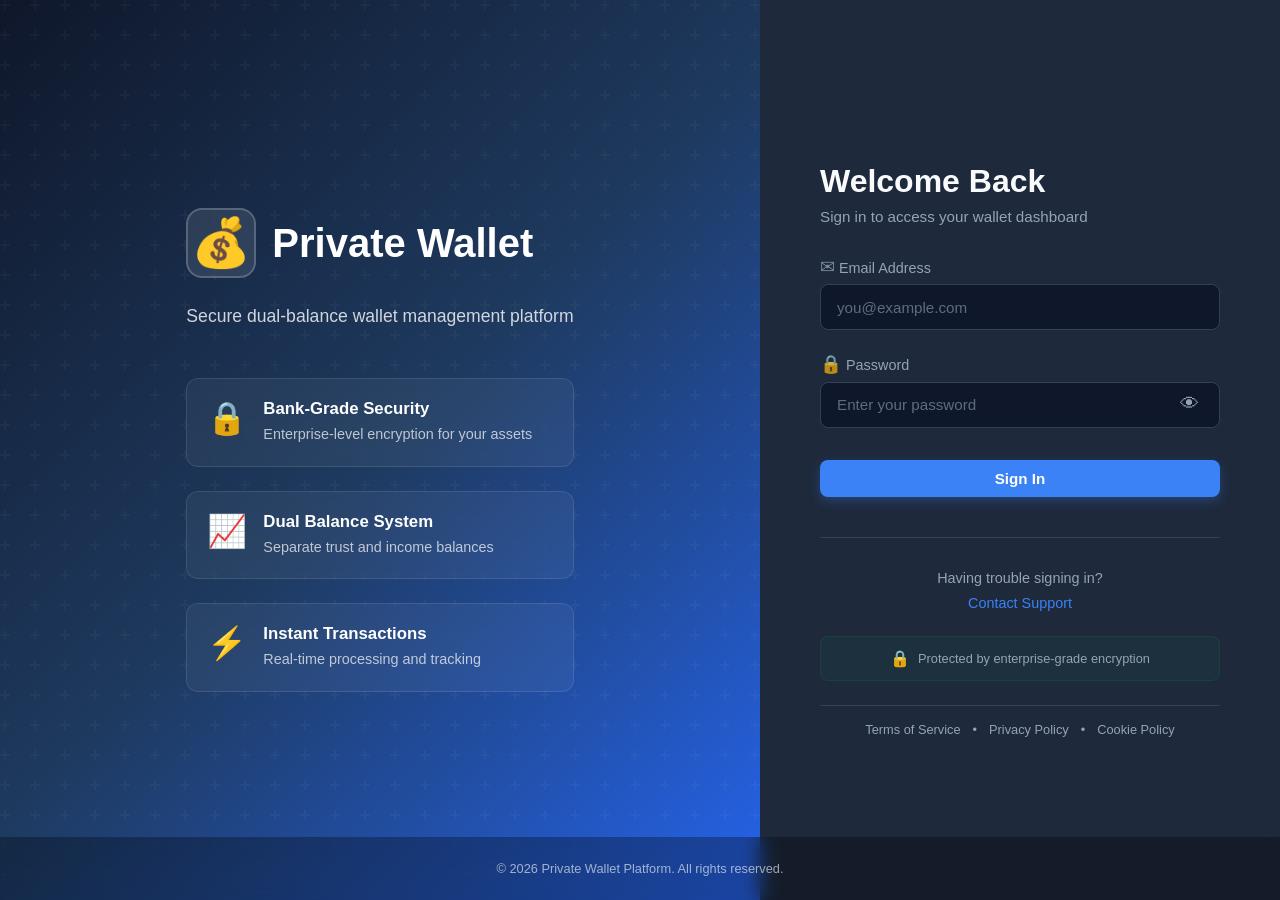
<file: frontend/dashboard.html>
<!DOCTYPE html>
<html lang="en">
<head>
  <meta charset="UTF-8" />
  <meta name="viewport" content="width=device-width, initial-scale=1.0" />
  <title>Dashboard - Private Wallet Platform</title>
  <link rel="stylesheet" href="css/style.css" />
</head>
<body class="user-layout">
  <!-- User Nav Drawer -->
  <div class="user-nav-overlay" id="user-nav-overlay"></div>
  <div class="user-nav-drawer" id="user-nav-drawer">
    <div class="user-nav-header">
      <h3>Private Wallet</h3>
      <button class="user-nav-close" id="user-nav-close">&times;</button>
    </div>
    <ul class="user-nav-menu">
      <li class="user-nav-item active" data-href="dashboard.html"><span class="nav-icon">&#127968;</span> Dashboard</li>
      <li class="user-nav-item" data-href="transactions.html"><span class="nav-icon">&#128179;</span> Transactions</li>
      <li class="user-nav-item" data-href="withdrawals.html"><span class="nav-icon">&#128184;</span> Withdrawals</li>
      <li class="user-nav-item" data-href="accounts.html"><span class="nav-icon">&#128100;</span> Accounts</li>
      <li class="user-nav-item" data-href="statement.html"><span class="nav-icon">&#128196;</span> Statement</li>
      <li class="user-nav-item" data-href="statistics.html"><span class="nav-icon">&#128202;</span> Statistics</li>
    </ul>
    <div class="user-nav-footer">
      <button class="btn btn-danger btn-block" id="logout-btn">Logout</button>
    </div>
  </div>

  <!-- Topbar -->
  <header class="user-topbar">
    <div class="user-topbar-left">
      <button class="user-topbar-menu-btn" id="user-menu-btn">&#9776;</button>
      <div class="user-topbar-title">Dashboard</div>
    </div>
    <div class="user-topbar-right">
      <button class="topbar-btn" id="support-btn">Support</button>
      <div class="topbar-pill" id="exchange-pill">
        <span id="exchange-rate-text">1 USDT &rarr; 127.65 BDT</span>
        <button class="swap-btn" id="swap-rate-btn">&#8644;</button>
      </div>
      <div class="notification-bell" id="notification-bell">
        &#128276;
        <span class="badge" id="notification-badge" style="display:none;">0</span>
        <div class="notification-dropdown" id="notification-dropdown">
          <div class="notification-dropdown-header">
            <span>Notifications</span>
            <a href="#" onclick="event.preventDefault();">Mark all as read</a>
          </div>
          <div class="notification-dropdown-body" id="notification-dropdown-body"></div>
        </div>
      </div>
      <button class="topbar-icon-btn" id="help-btn" title="Help">?</button>
      <div class="avatar-wrap">
        <div class="avatar" id="user-avatar">U</div>
        <div class="avatar-dropdown" id="avatar-dropdown">
          <div class="avatar-dropdown-header">
            <div class="avatar-large" id="dropdown-avatar-large">U</div>
            <div>
              <div class="user-name" id="dropdown-user-name">User</div>
              <div class="user-email" id="dropdown-user-email">user@example.com</div>
            </div>
          </div>
          <button class="avatar-dropdown-btn">Connect two-factor authentication</button>
          <button class="avatar-dropdown-btn">Check your manager</button>
          <div class="avatar-dropdown-divider"></div>
          <button class="avatar-dropdown-item" onclick="logout()">
            <span>&#128682;</span> Logout
          </button>
        </div>
      </div>
    </div>
  </header>

  <div class="user-page-content">
    <div id="alert-container"></div>

    <!-- Balance Cards -->
    <div class="user-balance-grid">
      <div class="user-balance-card">
        <div class="balance-card-header">
          <div class="balance-card-title-group">
            <div class="balance-card-icon">&#8962;</div>
            <div class="balance-card-title">Trust balance</div>
          </div>
          <div class="balance-card-actions">
            <button class="btn btn-primary" id="btn-deposit">Deposit</button>
            <button class="btn btn-outline" id="btn-withdraw">Withdraw</button>
          </div>
        </div>
        <div class="balance-amount" id="trust-balance">0.00 <span style="font-size:1rem; color:var(--text-muted);">BDT</span></div>
        <div class="balance-status">
          <span class="status-dot" id="trust-status-dot"></span>
          <span>Status:</span>
        </div>
        <div class="balance-note">
          Allowable minimum trust balance<br>
          <strong>15.000 BDT</strong>
        </div>
      </div>

      <div class="user-balance-card">
        <div class="balance-card-header">
          <div class="balance-card-title-group">
            <div class="balance-card-icon">&#128200;</div>
            <div class="balance-card-title">Income balance</div>
          </div>
        </div>
        <div class="balance-amount" id="income-balance">0.00 <span style="font-size:1rem; color:var(--text-muted);">BDT</span></div>
        <div class="toggle-group">
          <span class="toggle-label">Deduct from income</span>
          <label class="toggle-switch">
            <input type="checkbox" id="deduct-toggle" />
            <span class="toggle-slider"></span>
          </label>
          <span class="info-icon" title="When enabled, withdrawal fees will also be deducted from your income balance">&#8505;</span>
        </div>
      </div>
    </div>

    <!-- Statistics Section -->
    <div class="stats-section">
      <div class="stats-header">
        <div class="stats-title-group">
          <h3>Statistics</h3>
          <div class="stats-subtitle">Overview of all deposits for the selected period</div>
        </div>
        <div class="stats-date-range">
          <span id="stat-date-from">Today</span>
          <span>-</span>
          <span id="stat-date-to">Today</span>
        </div>
      </div>
      <div class="stats-grid">
        <div class="stats-column">
          <h4>Deposits</h4>
          <div class="stat-row">
            <span class="stat-row-label">Deposit Amount</span>
            <span class="stat-row-value" id="stat-deposit-amount">0</span>
          </div>
          <div class="stat-row">
            <span class="stat-row-label">Account withdrawal amount</span>
            <span class="stat-row-value" id="stat-withdrawal-amount">0</span>
          </div>
          <div class="stat-row">
            <span class="stat-row-label">Deposit other amount</span>
            <span class="stat-row-value" id="stat-deposit-other">0</span>
          </div>
          <div class="stat-row">
            <span class="stat-row-label">Withdrawal other amount</span>
            <span class="stat-row-value" id="stat-withdrawal-other">0</span>
          </div>
        </div>
        <div class="stats-column">
          <h4>Transactions</h4>
          <div class="stat-row">
            <span class="stat-row-label">Account transaction amount</span>
            <span class="stat-row-value" id="stat-tx-amount">0</span>
          </div>
          <div class="stat-row">
            <span class="stat-row-label">Account transaction trust debiting amount</span>
            <span class="stat-row-value" id="stat-tx-trust-debit">0</span>
          </div>
          <div class="stat-row">
            <span class="stat-row-label">Account transaction income commission amount</span>
            <span class="stat-row-value" id="stat-tx-commission">0</span>
          </div>
          <div class="stat-row">
            <span class="stat-row-label">Account transaction income deduct amount</span>
            <span class="stat-row-value" id="stat-tx-income-deduct">0</span>
          </div>
        </div>
      </div>
      <button class="show-details" id="btn-show-details">Show details</button>
    </div>

    <!-- Transactions Section -->
    <div class="card" style="margin-bottom:1.5rem;">
      <div class="section-title">Transactions</div>
      <div class="filter-bar">
        <div class="form-group">
          <label>Period</label>
          <div class="date-range-filter">
            <div class="date-input-wrap">
              <span>From</span>
              <input type="date" id="filter-from" class="form-control" />
            </div>
            <span class="date-separator">-</span>
            <div class="date-input-wrap">
              <span>To</span>
              <input type="date" id="filter-to" class="form-control" />
            </div>
          </div>
        </div>
        <div class="form-group">
          <label>Transaction ID</label>
          <input type="text" id="filter-txid" class="form-control" placeholder="Transaction ID" />
        </div>
        <div class="form-group">
          <label>Account type</label>
          <select id="filter-account" class="form-control">
            <option value="">All</option>
            <option value="bkash">bKash</option>
            <option value="nagad">Nagad</option>
            <option value="bank">Bank</option>
          </select>
        </div>
        <button class="btn btn-primary" id="btn-filter">Filter</button>
      </div>
      <div class="table-container">
        <table class="data-table">
          <thead>
            <tr>
              <th>TRANSACTION ID</th>
              <th>ACCOUNT TYPE</th>
              <th>TRANSACTION TYPE</th>
              <th>ACCOUNT NUMBER</th>
              <th>AMOUNT</th>
              <th>COMMISSION</th>
              <th>INCOME DEDUCT</th>
              <th>STATUS</th>
            </tr>
          </thead>
          <tbody id="transactions-body"></tbody>
        </table>
      </div>
    </div>
  </div>

  <!-- Deposit Modal -->
  <div class="modal-overlay" id="deposit-modal">
    <div class="modal">
      <div class="modal-header">
        <div class="modal-title">Refill trust balance</div>
        <button class="modal-close" id="deposit-modal-close">&times;</button>
      </div>
      <div class="deposit-info">
        <div class="deposit-row">
          <span>Minimum trust balance</span>
          <span><strong>10.000</strong> BDT</span>
        </div>
        <div class="deposit-row">
          <span>Minimum work trust balance</span>
          <span><strong>15.000</strong> BDT</span>
        </div>
      </div>
      <div class="qr-code">
        <img src="images/bkash_qr.png" alt="bKash QR Code" />
      </div>
    </div>
  </div>

  <!-- Withdraw Modal -->
  <div class="modal-overlay" id="withdraw-modal">
    <div class="modal">
      <div class="modal-header">
        <div class="modal-title">Create withdrawal</div>
        <button class="modal-close" id="withdraw-modal-close">&times;</button>
      </div>
      <div class="withdraw-info-row">
        <span>Available for withdrawal</span>
        <span id="withdraw-available" class="withdraw-amount">0.00 BDT</span>
      </div>
      <form id="withdraw-form">
        <div class="form-group">
          <label>Wallet address *</label>
          <input type="text" id="w-wallet-address" class="form-control" placeholder="Enter wallet address" required />
        </div>
        <div class="form-group">
          <label>Withdrawal amount *</label>
          <div class="input-with-suffix">
            <input type="number" step="0.01" id="w-amount" class="form-control" value="1" required />
            <span class="input-suffix">BDT</span>
          </div>
          <div class="rate-note">1 BDT = 0.01 USDT</div>
        </div>
        <div class="withdraw-note">
          Withdrawal takes 30 days from the last order in transactions. If there were no transactions, the refund will take up to 3 days.
        </div>
        <label class="checkbox-label">
          <input type="checkbox" id="w-understand" required />
          I understand
        </label>
        <button type="submit" class="btn btn-primary btn-block" id="btn-submit-withdraw">Withdraw 0.01 USDT</button>
      </form>
    </div>
  </div>

  <button class="feedback-btn" id="feedback-btn">Leave feedback</button>

  <!-- Support Modal -->
  <div class="support-modal-overlay" id="support-modal">
    <div class="support-modal">
      <div class="support-modal-header">
        <div class="support-modal-title">Contact Support</div>
        <button class="modal-close" id="support-modal-close">&times;</button>
      </div>
      <form id="support-form">
        <div class="form-group">
          <label>Subject</label>
          <input type="text" id="support-subject" class="form-control" placeholder="What's this about?" />
        </div>
        <div class="form-group">
          <label>Message</label>
          <textarea id="support-message" class="form-control" placeholder="Describe your problem here..." required></textarea>
        </div>
        <button type="submit" class="btn btn-primary btn-block">Send</button>
      </form>
    </div>
  </div>

  <!-- FAQ Modal -->
  <div class="faq-modal-overlay" id="faq-modal">
    <div class="faq-modal">
      <div class="faq-modal-top">
        <div class="faq-brand">SWAP FAQ</div>
        <button class="modal-close" id="faq-modal-close">&times;</button>
      </div>
      <div class="faq-content">
        <h2>Frequently Asked Questions</h2>
        <div class="faq-search-wrap">
          <input type="text" placeholder="Search for a question" id="faq-search" />
        </div>
        <div class="faq-tabs-row">
          <button class="faq-tab active" data-category="all">All</button>
          <button class="faq-tab" data-category="access">Access & Authorization</button>
          <button class="faq-tab" data-category="balances">Balances & Funds</button>
          <button class="faq-tab" data-category="transactions">Transactions & Operations</button>
          <button class="faq-tab" data-category="accounts">Accounts & Verification</button>
          <button class="faq-tab" data-category="security">Interface & Security</button>
        </div>
        <div class="faq-list" id="faq-list"></div>
      </div>
    </div>
  </div>

  <!-- Feedback Modal -->
  <div class="feedback-modal-overlay" id="feedback-modal">
    <div class="feedback-modal">
      <div class="feedback-modal-header">
        <div class="feedback-modal-title">Rate our application</div>
        <button class="modal-close" id="feedback-modal-close">&times;</button>
      </div>
      <div class="feedback-modal-body">
        <div id="feedback-alert-container"></div>
        
        <div class="feedback-form-group">
          <label class="feedback-label">How would you rate your experience with our app?</label>
          <div class="star-rating" id="star-rating">
            <span class="star" data-rating="1">&#9733;</span>
            <span class="star" data-rating="2">&#9733;</span>
            <span class="star" data-rating="3">&#9733;</span>
            <span class="star" data-rating="4">&#9733;</span>
            <span class="star" data-rating="5">&#9733;</span>
          </div>
          <div class="rating-text" id="rating-text">Select a rating</div>
        </div>

        <div class="feedback-form-group">
          <label for="feedback-experience" class="feedback-label">
            What would you like to improve about SWAP?
          </label>
          <textarea 
            id="feedback-experience" 
            class="form-control" 
            placeholder="Share your experience with us..."
            rows="4"
          ></textarea>
        </div>

        <button class="btn btn-primary btn-block btn-send-feedback" id="btn-send-feedback">
          <span class="btn-text">Send</span>
          <span class="btn-loader" style="display:none;">
            <span class="spinner"></span>
            Sending...
          </span>
        </button>
      </div>
    </div>
  </div>

  <script src="js/api.js"></script>
  <script src="js/auth.js"></script>
  <script src="js/app.js"></script>
  <script src="js/dashboard.js"></script>
</body>
</html>
</file>
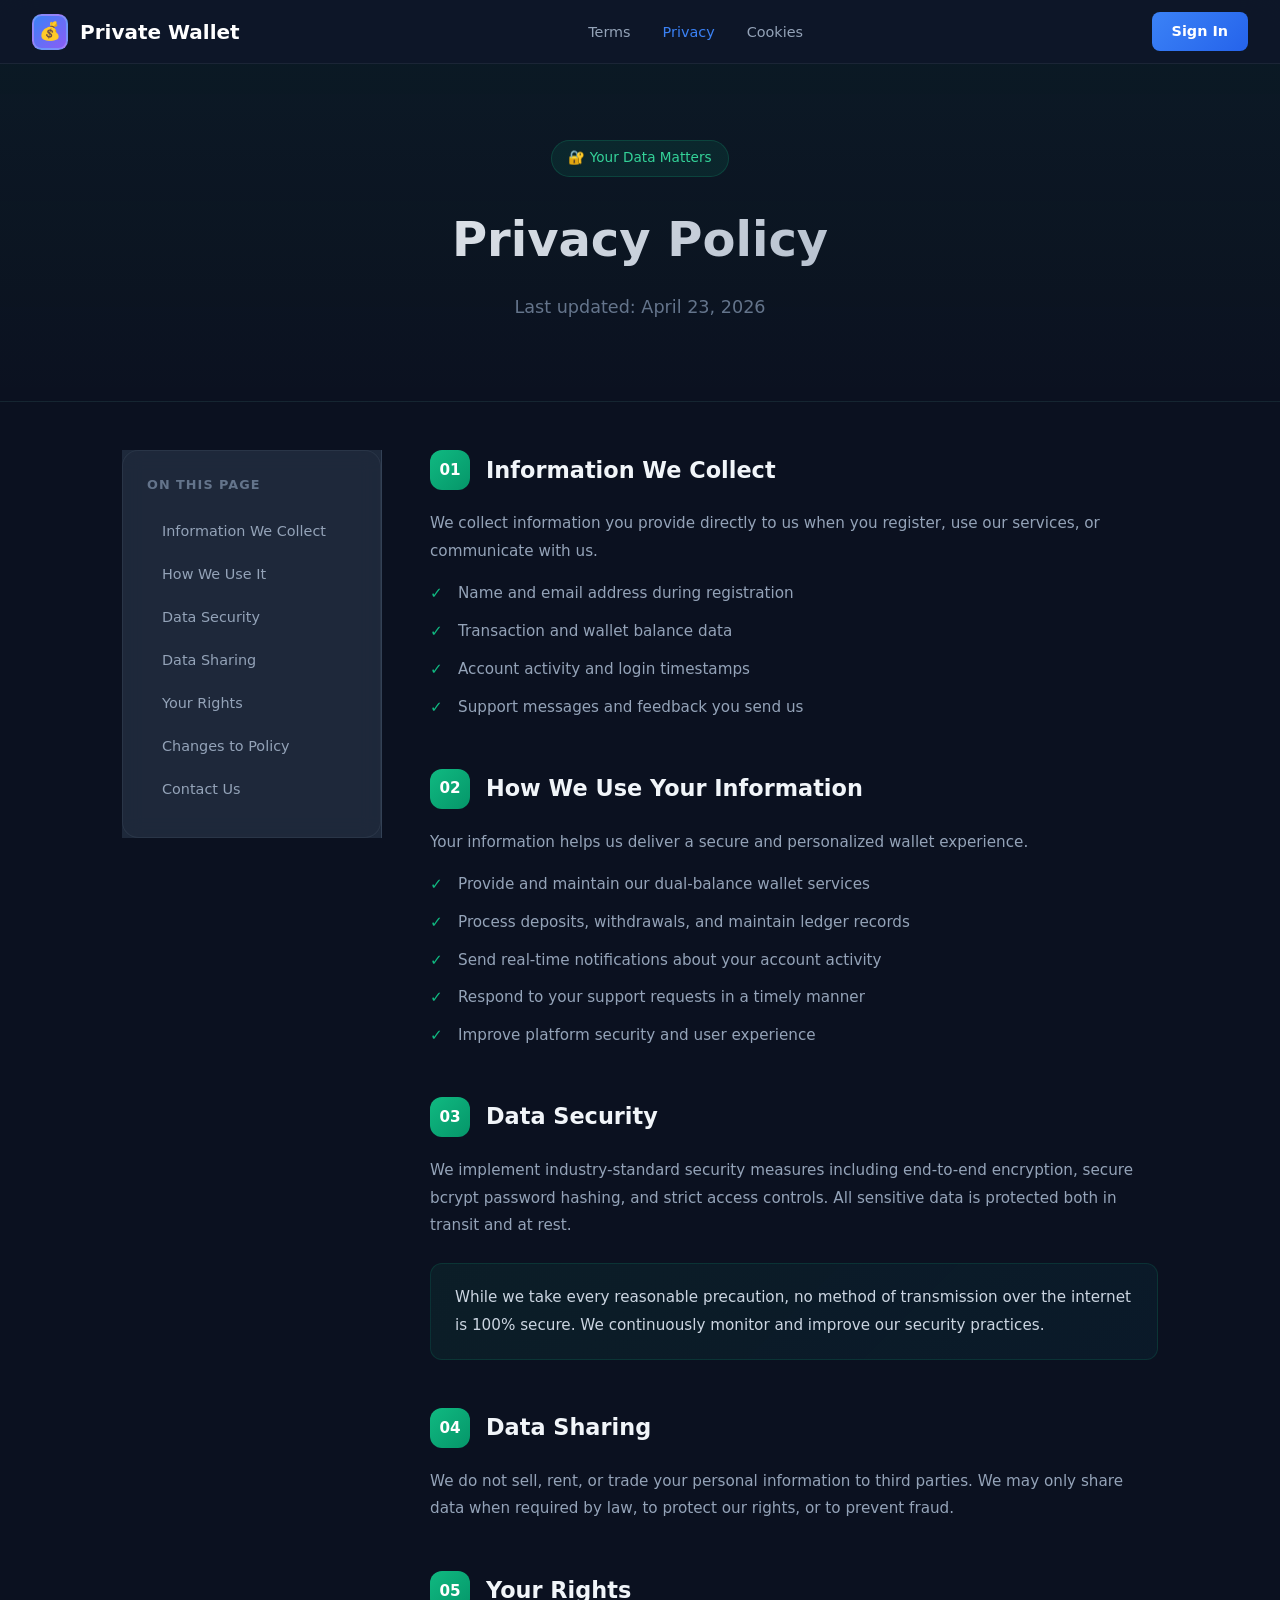
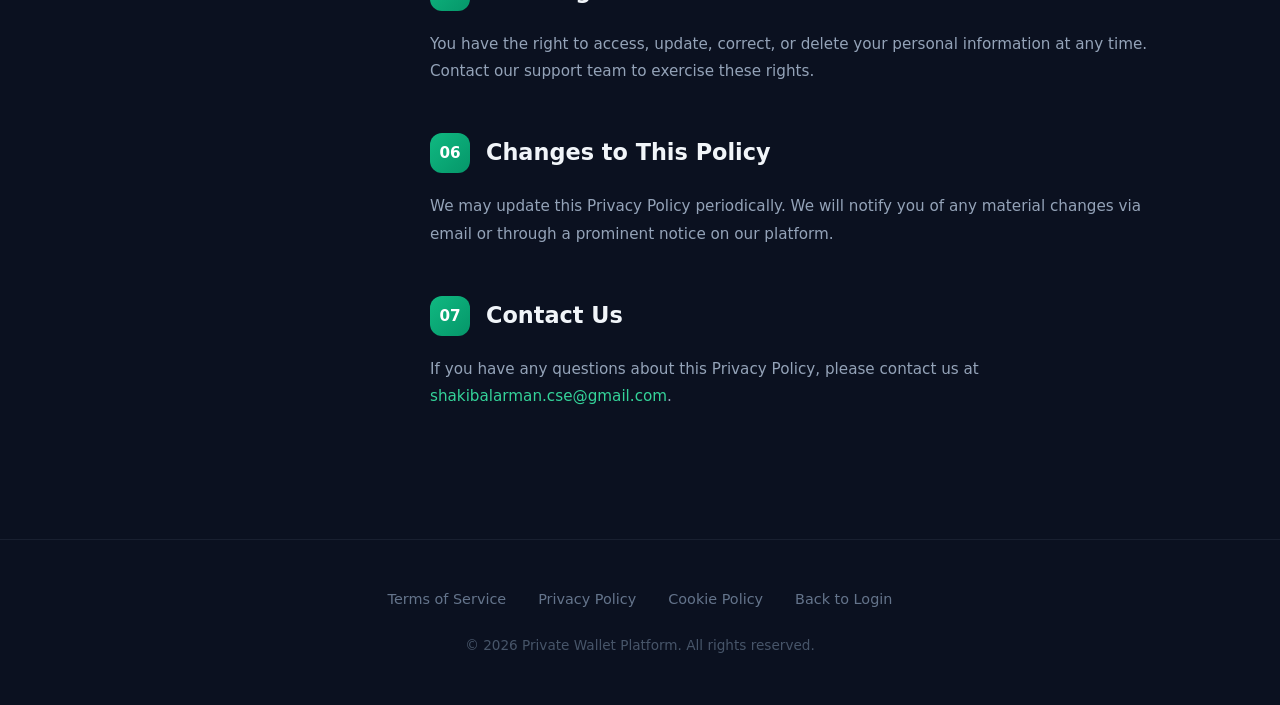
<file: frontend/privacy.html>
<!DOCTYPE html>
<html lang="en">
<head>
  <meta charset="UTF-8" />
  <meta name="viewport" content="width=device-width, initial-scale=1.0" />
  <title>Privacy Policy - Private Wallet Platform</title>
  <link rel="stylesheet" href="css/style.css" />
  <style>
    * { margin: 0; padding: 0; box-sizing: border-box; }
    body {
      font-family: 'Segoe UI', system-ui, -apple-system, sans-serif;
      background: #0b1120;
      color: #e2e8f0;
      line-height: 1.6;
    }

    .navbar {
      position: fixed;
      top: 0; left: 0; right: 0;
      height: 64px;
      background: rgba(15, 23, 42, 0.85);
      backdrop-filter: blur(20px);
      border-bottom: 1px solid rgba(148, 163, 184, 0.1);
      display: flex;
      align-items: center;
      justify-content: space-between;
      padding: 0 2rem;
      z-index: 1000;
    }
    .navbar-brand {
      display: flex;
      align-items: center;
      gap: 0.75rem;
      color: #fff;
      text-decoration: none;
      font-weight: 700;
      font-size: 1.25rem;
    }
    .navbar-brand .logo-icon {
      width: 36px; height: 36px;
      background: linear-gradient(135deg, #3b82f6, #8b5cf6);
      border-radius: 0.6rem;
      display: flex;
      align-items: center;
      justify-content: center;
      font-size: 1.1rem;
    }
    .navbar-nav {
      display: flex;
      gap: 2rem;
      list-style: none;
    }
    .navbar-nav a {
      color: #94a3b8;
      text-decoration: none;
      font-size: 0.9rem;
      font-weight: 500;
      transition: color 0.2s;
    }
    .navbar-nav a:hover, .navbar-nav a.active { color: #3b82f6; }
    .navbar-btn {
      padding: 0.5rem 1.25rem;
      background: linear-gradient(135deg, #3b82f6, #2563eb);
      color: #fff;
      border: none;
      border-radius: 0.5rem;
      font-size: 0.9rem;
      font-weight: 600;
      cursor: pointer;
      text-decoration: none;
      transition: transform 0.2s, box-shadow 0.2s;
    }
    .navbar-btn:hover { transform: translateY(-1px); box-shadow: 0 4px 12px rgba(59, 130, 246, 0.4); }

    .hero {
      padding: 140px 2rem 80px;
      text-align: center;
      background: linear-gradient(180deg, rgba(16,185,129,0.06) 0%, transparent 100%);
      border-bottom: 1px solid rgba(148,163,184,0.08);
    }
    .hero-badge {
      display: inline-flex;
      align-items: center;
      gap: 0.5rem;
      padding: 0.4rem 1rem;
      background: rgba(16,185,129,0.1);
      border: 1px solid rgba(16,185,129,0.2);
      border-radius: 999px;
      color: #34d399;
      font-size: 0.85rem;
      font-weight: 500;
      margin-bottom: 1.5rem;
    }
    .hero h1 {
      font-size: 3rem;
      font-weight: 800;
      background: linear-gradient(135deg, #fff 0%, #94a3b8 100%);
      -webkit-background-clip: text;
      -webkit-text-fill-color: transparent;
      margin-bottom: 1rem;
    }
    .hero p {
      color: #64748b;
      font-size: 1.1rem;
      max-width: 500px;
      margin: 0 auto;
    }

    .container {
      max-width: 1100px;
      margin: 0 auto;
      padding: 3rem 2rem;
      display: grid;
      grid-template-columns: 260px 1fr;
      gap: 3rem;
    }

    .sidebar {
      position: sticky;
      top: 100px;
      height: fit-content;
    }
    .sidebar-card {
      background: rgba(30, 41, 59, 0.6);
      border: 1px solid rgba(148, 163, 184, 0.1);
      border-radius: 1rem;
      padding: 1.5rem;
      backdrop-filter: blur(10px);
    }
    .sidebar-title {
      font-size: 0.8rem;
      text-transform: uppercase;
      letter-spacing: 0.08em;
      color: #64748b;
      margin-bottom: 1rem;
      font-weight: 600;
    }
    .toc { list-style: none; }
    .toc li { margin-bottom: 0.25rem; }
    .toc a {
      display: block;
      padding: 0.5rem 0.75rem;
      color: #94a3b8;
      text-decoration: none;
      font-size: 0.9rem;
      border-radius: 0.5rem;
      transition: all 0.2s;
      border-left: 3px solid transparent;
    }
    .toc a:hover, .toc a.active {
      background: rgba(16,185,129,0.08);
      color: #34d399;
      border-left-color: #10b981;
    }

    .content section {
      margin-bottom: 3rem;
      scroll-margin-top: 100px;
    }
    .section-header {
      display: flex;
      align-items: center;
      gap: 1rem;
      margin-bottom: 1.25rem;
    }
    .section-number {
      width: 40px; height: 40px;
      background: linear-gradient(135deg, #10b981, #059669);
      border-radius: 0.75rem;
      display: flex;
      align-items: center;
      justify-content: center;
      font-weight: 700;
      font-size: 0.95rem;
      color: #fff;
      flex-shrink: 0;
    }
    .content h2 {
      font-size: 1.4rem;
      font-weight: 700;
      color: #f1f5f9;
    }
    .content p {
      color: #94a3b8;
      line-height: 1.8;
      margin-bottom: 1rem;
      font-size: 0.95rem;
    }
    .content ul {
      list-style: none;
      padding: 0;
    }
    .content ul li {
      position: relative;
      padding-left: 1.75rem;
      margin-bottom: 0.75rem;
      color: #94a3b8;
      line-height: 1.7;
      font-size: 0.95rem;
    }
    .content ul li::before {
      content: "\2713";
      position: absolute;
      left: 0;
      color: #10b981;
      font-weight: 700;
    }
    .highlight-box {
      background: linear-gradient(135deg, rgba(16,185,129,0.08), rgba(6,182,212,0.05));
      border: 1px solid rgba(16,185,129,0.15);
      border-radius: 0.75rem;
      padding: 1.25rem 1.5rem;
      margin: 1.5rem 0;
    }
    .highlight-box p { margin: 0; color: #cbd5e1; }

    .footer {
      border-top: 1px solid rgba(148,163,184,0.1);
      padding: 3rem 2rem;
      text-align: center;
      margin-top: 2rem;
    }
    .footer-links {
      display: flex;
      justify-content: center;
      gap: 2rem;
      margin-bottom: 1.5rem;
      flex-wrap: wrap;
    }
    .footer-links a {
      color: #64748b;
      text-decoration: none;
      font-size: 0.9rem;
      transition: color 0.2s;
    }
    .footer-links a:hover { color: #94a3b8; }
    .footer-copy {
      color: #475569;
      font-size: 0.85rem;
    }

    @media (max-width: 768px) {
      .navbar-nav { display: none; }
      .hero h1 { font-size: 2rem; }
      .container { grid-template-columns: 1fr; padding: 2rem 1.5rem; }
      .sidebar { position: static; }
    }
  </style>
</head>
<body>
  <nav class="navbar">
    <a href="index.html" class="navbar-brand">
      <div class="logo-icon">&#128176;</div>
      Private Wallet
    </a>
    <ul class="navbar-nav">
      <li><a href="terms.html">Terms</a></li>
      <li><a href="privacy.html" class="active">Privacy</a></li>
      <li><a href="cookies.html">Cookies</a></li>
    </ul>
    <a href="index.html" class="navbar-btn">Sign In</a>
  </nav>

  <header class="hero">
    <div class="hero-badge">&#128272; Your Data Matters</div>
    <h1>Privacy Policy</h1>
    <p>Last updated: April 23, 2026</p>
  </header>

  <div class="container">
    <aside class="sidebar">
      <div class="sidebar-card">
        <div class="sidebar-title">On this page</div>
        <ul class="toc">
          <li><a href="#collect" class="active">Information We Collect</a></li>
          <li><a href="#use">How We Use It</a></li>
          <li><a href="#security">Data Security</a></li>
          <li><a href="#sharing">Data Sharing</a></li>
          <li><a href="#rights">Your Rights</a></li>
          <li><a href="#changes">Changes to Policy</a></li>
          <li><a href="#contact">Contact Us</a></li>
        </ul>
      </div>
    </aside>

    <main class="content">
      <section id="collect">
        <div class="section-header">
          <div class="section-number">01</div>
          <h2>Information We Collect</h2>
        </div>
        <p>We collect information you provide directly to us when you register, use our services, or communicate with us.</p>
        <ul>
          <li>Name and email address during registration</li>
          <li>Transaction and wallet balance data</li>
          <li>Account activity and login timestamps</li>
          <li>Support messages and feedback you send us</li>
        </ul>
      </section>

      <section id="use">
        <div class="section-header">
          <div class="section-number">02</div>
          <h2>How We Use Your Information</h2>
        </div>
        <p>Your information helps us deliver a secure and personalized wallet experience.</p>
        <ul>
          <li>Provide and maintain our dual-balance wallet services</li>
          <li>Process deposits, withdrawals, and maintain ledger records</li>
          <li>Send real-time notifications about your account activity</li>
          <li>Respond to your support requests in a timely manner</li>
          <li>Improve platform security and user experience</li>
        </ul>
      </section>

      <section id="security">
        <div class="section-header">
          <div class="section-number">03</div>
          <h2>Data Security</h2>
        </div>
        <p>We implement industry-standard security measures including end-to-end encryption, secure bcrypt password hashing, and strict access controls. All sensitive data is protected both in transit and at rest.</p>
        <div class="highlight-box">
          <p>While we take every reasonable precaution, no method of transmission over the internet is 100% secure. We continuously monitor and improve our security practices.</p>
        </div>
      </section>

      <section id="sharing">
        <div class="section-header">
          <div class="section-number">04</div>
          <h2>Data Sharing</h2>
        </div>
        <p>We do not sell, rent, or trade your personal information to third parties. We may only share data when required by law, to protect our rights, or to prevent fraud.</p>
      </section>

      <section id="rights">
        <div class="section-header">
          <div class="section-number">05</div>
          <h2>Your Rights</h2>
        </div>
        <p>You have the right to access, update, correct, or delete your personal information at any time. Contact our support team to exercise these rights.</p>
      </section>

      <section id="changes">
        <div class="section-header">
          <div class="section-number">06</div>
          <h2>Changes to This Policy</h2>
        </div>
        <p>We may update this Privacy Policy periodically. We will notify you of any material changes via email or through a prominent notice on our platform.</p>
      </section>

      <section id="contact">
        <div class="section-header">
          <div class="section-number">07</div>
          <h2>Contact Us</h2>
        </div>
        <p>If you have any questions about this Privacy Policy, please contact us at <a href="mailto:shakibalarman.cse@gmail.com" style="color:#34d399;">shakibalarman.cse@gmail.com</a>.</p>
      </section>
    </main>
  </div>

  <footer class="footer">
    <div class="footer-links">
      <a href="terms.html">Terms of Service</a>
      <a href="privacy.html">Privacy Policy</a>
      <a href="cookies.html">Cookie Policy</a>
      <a href="index.html">Back to Login</a>
    </div>
    <div class="footer-copy">&copy; 2026 Private Wallet Platform. All rights reserved.</div>
  </footer>

  <script>
    const sections = document.querySelectorAll('section[id]');
    const tocLinks = document.querySelectorAll('.toc a');
    window.addEventListener('scroll', () => {
      let current = '';
      sections.forEach(section => {
        const sectionTop = section.offsetTop;
        if (scrollY >= sectionTop - 150) current = section.getAttribute('id');
      });
      tocLinks.forEach(link => {
        link.classList.remove('active');
        if (link.getAttribute('href') === '#' + current) link.classList.add('active');
      });
    });
  </script>
</body>
</html>
</file>
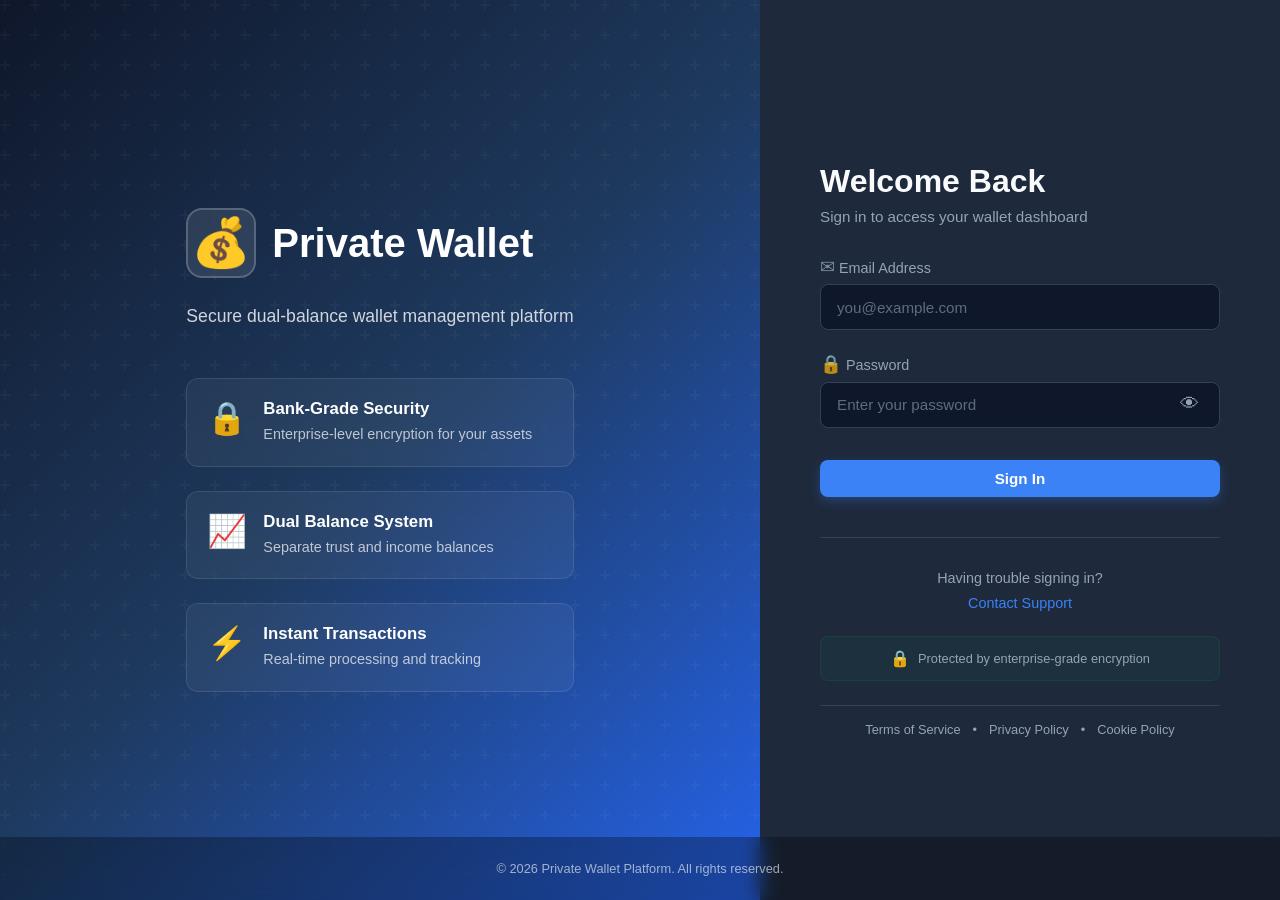
<file: frontend/statement.html>
<!DOCTYPE html>
<html lang="en">
<head>
  <meta charset="UTF-8" />
  <meta name="viewport" content="width=device-width, initial-scale=1.0" />
  <title>Statement - Private Wallet Platform</title>
  <link rel="stylesheet" href="css/style.css" />
</head>
<body class="user-layout">
  <!-- User Nav Drawer -->
  <div class="user-nav-overlay" id="user-nav-overlay"></div>
  <div class="user-nav-drawer" id="user-nav-drawer">
    <div class="user-nav-header">
      <h3>Private Wallet</h3>
      <button class="user-nav-close" id="user-nav-close">&times;</button>
    </div>
    <ul class="user-nav-menu">
      <li class="user-nav-item" data-href="dashboard.html"><span class="nav-icon">&#127968;</span> Dashboard</li>
      <li class="user-nav-item" data-href="transactions.html"><span class="nav-icon">&#128179;</span> Transactions</li>
      <li class="user-nav-item" data-href="withdrawals.html"><span class="nav-icon">&#128184;</span> Withdrawals</li>
      <li class="user-nav-item" data-href="accounts.html"><span class="nav-icon">&#128100;</span> Accounts</li>
      <li class="user-nav-item active" data-href="statement.html"><span class="nav-icon">&#128196;</span> Statement</li>
      <li class="user-nav-item" data-href="statistics.html"><span class="nav-icon">&#128202;</span> Statistics</li>
    </ul>
    <div class="user-nav-footer">
      <button class="btn btn-danger btn-block" id="logout-btn">Logout</button>
    </div>
  </div>

  <!-- Topbar -->
  <header class="user-topbar">
    <div class="user-topbar-left">
      <button class="user-topbar-menu-btn" id="user-menu-btn">&#9776;</button>
      <div class="user-topbar-title" id="page-title">Trust history</div>
    </div>
    <div class="user-topbar-right">
      <button class="topbar-btn" id="support-btn">Support</button>
      <div class="topbar-pill" id="exchange-pill">
        <span id="exchange-rate-text">1 USDT &rarr; 127.65 BDT</span>
        <button class="swap-btn" id="swap-rate-btn">&#8644;</button>
      </div>
      <div class="notification-bell" id="notification-bell">
        &#128276;
        <span class="badge" id="notification-badge" style="display:none;">0</span>
        <div class="notification-dropdown" id="notification-dropdown">
          <div class="notification-dropdown-header">
            <span>Notifications</span>
            <a href="#" onclick="event.preventDefault();">Mark all as read</a>
          </div>
          <div class="notification-dropdown-body" id="notification-dropdown-body"></div>
        </div>
      </div>
      <button class="topbar-icon-btn" id="help-btn" title="Help">?</button>
      <div class="avatar-wrap">
        <div class="avatar" id="user-avatar">U</div>
        <div class="avatar-dropdown" id="avatar-dropdown">
          <div class="avatar-dropdown-header">
            <div class="avatar-large" id="dropdown-avatar-large">U</div>
            <div>
              <div class="user-name" id="dropdown-user-name">User</div>
              <div class="user-email" id="dropdown-user-email">user@example.com</div>
            </div>
          </div>
          <button class="avatar-dropdown-btn">Connect two-factor authentication</button>
          <button class="avatar-dropdown-btn">Check your manager</button>
          <div class="avatar-dropdown-divider"></div>
          <button class="avatar-dropdown-item" onclick="logout()">
            <span>&#128682;</span> Logout
          </button>
        </div>
      </div>
    </div>
  </header>

  <div class="user-page-content">
    <div id="alert-container"></div>

    <!-- Page tabs -->
    <div class="stat-page-header" style="margin-bottom:0.5rem;">
      <div class="stat-tabs">
        <button class="stat-tab active" data-tab="trust">Trust history</button>
        <button class="stat-tab" data-tab="income">Income balance</button>
      </div>
    </div>

    <!-- Subtitle -->
    <div class="stmt-subtitle" id="stmt-subtitle">Displays all operations that affected your trust balance</div>

    <!-- Filter bar -->
    <div class="tx-section" style="margin-top:1rem;">
      <div class="tx-filter-bar">
        <div class="tx-filter-group">
          <label>Transaction ID</label>
          <input type="text" class="tx-input" placeholder="Transaction ID" id="filter-stmt-id" />
        </div>
        <div class="tx-filter-group">
          <label>Wallet number</label>
          <input type="text" class="tx-input" placeholder="Wallet number" id="filter-stmt-wallet" />
        </div>
        <div class="tx-filter-group">
          <label>Period</label>
          <div class="tx-date-input" id="stmt-date-wrap">
            <span>Date</span>
            <span class="tx-date-sep">-</span>
            <input type="date" id="filter-stmt-date" />
            <button class="tx-date-btn" id="stmt-date-btn">&#128197;</button>
          </div>
        </div>
        <div class="tx-filter-group">
          <label>Operation types</label>
          <div class="tx-select-wrap">
            <select class="tx-select" id="filter-stmt-op">
              <option value="">All</option>
              <option value="deposit">Deposit</option>
              <option value="withdrawal">Withdrawal</option>
            </select>
            <button class="tx-select-clear" id="clear-op-type" style="display:none;">&times;</button>
          </div>
        </div>
        <button class="tx-download" id="btn-stmt-download">
          <span>&#128229;</span> Download
        </button>
      </div>

      <!-- Trust history table -->
      <div class="tx-table-wrap" id="trust-table-wrap">
        <table class="hist-table">
          <thead>
            <tr>
              <th>ID</th>
              <th>OPERATION TYPE</th>
              <th>AMOUNT</th>
              <th>BALANCE</th>
            </tr>
          </thead>
          <tbody id="trust-body"></tbody>
        </table>
        <div class="no-data" id="trust-no-data" style="display:none;">No Data</div>
      </div>

      <!-- Income balance table -->
      <div class="tx-table-wrap" id="income-table-wrap" style="display:none;">
        <table class="hist-table">
          <thead>
            <tr>
              <th>ID</th>
              <th>OPERATION TYPE</th>
              <th>AMOUNT</th>
              <th>BALANCE</th>
              <th>DEDUCTED FROM INCOME</th>
            </tr>
          </thead>
          <tbody id="income-body"></tbody>
        </table>
        <div class="no-data" id="income-no-data" style="display:none;">No Data</div>
      </div>
    </div>
  </div>

  <button class="feedback-btn" id="feedback-btn">Leave feedback</button>

  <!-- Feedback Modal -->
  <div class="feedback-modal-overlay" id="feedback-modal">
    <div class="feedback-modal">
      <div class="feedback-modal-header">
        <div class="feedback-modal-title">Rate our application</div>
        <button class="modal-close" id="feedback-modal-close">&times;</button>
      </div>
      <div class="feedback-modal-body">
        <div id="feedback-alert-container"></div>
        
        <div class="feedback-form-group">
          <label class="feedback-label">How would you rate your experience with our app?</label>
          <div class="star-rating" id="star-rating">
            <span class="star" data-rating="1">&#9733;</span>
            <span class="star" data-rating="2">&#9733;</span>
            <span class="star" data-rating="3">&#9733;</span>
            <span class="star" data-rating="4">&#9733;</span>
            <span class="star" data-rating="5">&#9733;</span>
          </div>
          <div class="rating-text" id="rating-text">Select a rating</div>
        </div>

        <div class="feedback-form-group">
          <label for="feedback-experience" class="feedback-label">
            What would you like to improve about SWAP?
          </label>
          <textarea 
            id="feedback-experience" 
            class="form-control" 
            placeholder="Share your experience with us..."
            rows="4"
          ></textarea>
        </div>

        <button class="btn btn-primary btn-block btn-send-feedback" id="btn-send-feedback">
          <span class="btn-text">Send</span>
          <span class="btn-loader" style="display:none;">
            <span class="spinner"></span>
            Sending...
          </span>
        </button>
      </div>
    </div>
  </div>

  <!-- Support Modal -->
  <div class="support-modal-overlay" id="support-modal">
    <div class="support-modal">
      <div class="support-modal-header">
        <div class="support-modal-title">Contact Support</div>
        <button class="modal-close" id="support-modal-close">&times;</button>
      </div>
      <form id="support-form">
        <div class="form-group">
          <label>Subject</label>
          <input type="text" id="support-subject" class="form-control" placeholder="What's this about?" />
        </div>
        <div class="form-group">
          <label>Message</label>
          <textarea id="support-message" class="form-control" placeholder="Describe your problem here..." required></textarea>
        </div>
        <button type="submit" class="btn btn-primary btn-block">Send</button>
      </form>
    </div>
  </div>

  <!-- FAQ Modal -->
  <div class="faq-modal-overlay" id="faq-modal">
    <div class="faq-modal">
      <div class="faq-modal-top">
        <div class="faq-brand">SWAP FAQ</div>
        <button class="modal-close" id="faq-modal-close">&times;</button>
      </div>
      <div class="faq-content">
        <h2>Frequently Asked Questions</h2>
        <div class="faq-search-wrap">
          <input type="text" placeholder="Search for a question" id="faq-search" />
        </div>
        <div class="faq-tabs-row">
          <button class="faq-tab active" data-category="all">All</button>
          <button class="faq-tab" data-category="access">Access & Authorization</button>
          <button class="faq-tab" data-category="balances">Balances & Funds</button>
          <button class="faq-tab" data-category="transactions">Transactions & Operations</button>
          <button class="faq-tab" data-category="accounts">Accounts & Verification</button>
          <button class="faq-tab" data-category="security">Interface & Security</button>
        </div>
        <div class="faq-list" id="faq-list"></div>
      </div>
    </div>
  </div>

  <script src="js/api.js"></script>
  <script src="js/auth.js"></script>
  <script src="js/app.js"></script>
  <script src="js/statement.js"></script>
</body>
</html>
</file>
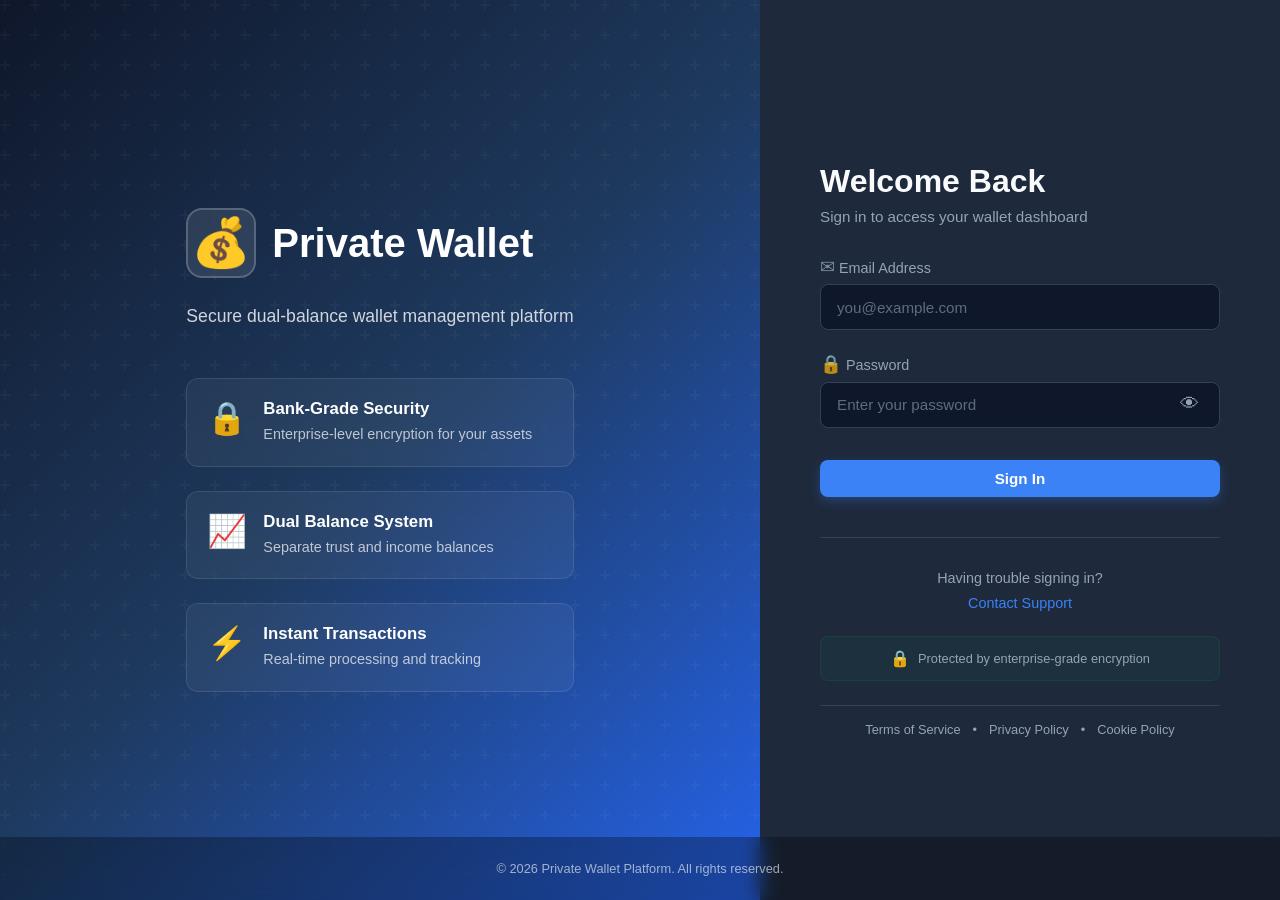
<file: frontend/statistics.html>
<!DOCTYPE html>
<html lang="en">
<head>
  <meta charset="UTF-8" />
  <meta name="viewport" content="width=device-width, initial-scale=1.0" />
  <title>Statistics - Private Wallet Platform</title>
  <link rel="stylesheet" href="css/style.css" />
</head>
<body class="user-layout">
  <!-- User Nav Drawer -->
  <div class="user-nav-overlay" id="user-nav-overlay"></div>
  <div class="user-nav-drawer" id="user-nav-drawer">
    <div class="user-nav-header">
      <h3>Private Wallet</h3>
      <button class="user-nav-close" id="user-nav-close">&times;</button>
    </div>
    <ul class="user-nav-menu">
      <li class="user-nav-item" data-href="dashboard.html"><span class="nav-icon">&#127968;</span> Dashboard</li>
      <li class="user-nav-item" data-href="transactions.html"><span class="nav-icon">&#128179;</span> Transactions</li>
      <li class="user-nav-item" data-href="withdrawals.html"><span class="nav-icon">&#128184;</span> Withdrawals</li>
      <li class="user-nav-item" data-href="accounts.html"><span class="nav-icon">&#128100;</span> Accounts</li>
      <li class="user-nav-item" data-href="statement.html"><span class="nav-icon">&#128196;</span> Statement</li>
      <li class="user-nav-item active" data-href="statistics.html"><span class="nav-icon">&#128202;</span> Statistics</li>
    </ul>
    <div class="user-nav-footer">
      <button class="btn btn-danger btn-block" id="logout-btn">Logout</button>
    </div>
  </div>

  <!-- Topbar -->
  <header class="user-topbar">
    <div class="user-topbar-left">
      <button class="user-topbar-menu-btn" id="user-menu-btn">&#9776;</button>
      <div class="user-topbar-title">Statistics</div>
    </div>
    <div class="user-topbar-right">
      <button class="topbar-btn" id="support-btn">Support</button>
      <div class="topbar-pill" id="exchange-pill">
        <span id="exchange-rate-text">1 USDT &rarr; 127.65 BDT</span>
        <button class="swap-btn" id="swap-rate-btn">&#8644;</button>
      </div>
      <div class="notification-bell" id="notification-bell">
        &#128276;
        <span class="badge" id="notification-badge" style="display:none;">0</span>
        <div class="notification-dropdown" id="notification-dropdown">
          <div class="notification-dropdown-header">
            <span>Notifications</span>
            <a href="#" onclick="event.preventDefault();">Mark all as read</a>
          </div>
          <div class="notification-dropdown-body" id="notification-dropdown-body"></div>
        </div>
      </div>
      <button class="topbar-icon-btn" id="help-btn" title="Help">?</button>
      <div class="avatar-wrap">
        <div class="avatar" id="user-avatar">U</div>
        <div class="avatar-dropdown" id="avatar-dropdown">
          <div class="avatar-dropdown-header">
            <div class="avatar-large" id="dropdown-avatar-large">U</div>
            <div>
              <div class="user-name" id="dropdown-user-name">User</div>
              <div class="user-email" id="dropdown-user-email">user@example.com</div>
            </div>
          </div>
          <button class="avatar-dropdown-btn">Connect two-factor authentication</button>
          <button class="avatar-dropdown-btn">Check your manager</button>
          <div class="avatar-dropdown-divider"></div>
          <button class="avatar-dropdown-item" onclick="logout()">
            <span>&#128682;</span> Logout
          </button>
        </div>
      </div>
    </div>
  </header>

  <div class="user-page-content">
    <div id="alert-container"></div>

    <!-- Summary cards -->
    <div class="stat-page-header">
      <div class="stat-tabs">
        <button class="stat-tab active" data-tab="trust">Trust history</button>
        <button class="stat-tab" data-tab="income">Income balance</button>
      </div>
      <div class="stat-date-range">
        <input type="date" id="stat-from" />
        <span>-</span>
        <input type="date" id="stat-to" />
      </div>
    </div>

    <div class="stat-summary-grid">
      <div class="stat-summary-card">
        <h3>Deposits</h3>
        <div class="stat-summary-row">
          <span class="label">Deposit amount</span>
          <span class="value" id="sum-deposit-amount">0 BDT</span>
        </div>
        <div class="stat-summary-row">
          <span class="label">Account withdrawal amount</span>
          <span class="value" id="sum-withdrawal-amount">0 BDT</span>
        </div>
        <div class="stat-summary-row">
          <span class="label">Deposit other amount</span>
          <span class="value" id="sum-deposit-other">0 BDT</span>
        </div>
        <div class="stat-summary-row">
          <span class="label">Withdrawal other amount</span>
          <span class="value" id="sum-withdrawal-other">0 BDT</span>
        </div>
      </div>
      <div class="stat-summary-card">
        <h3>Transactions</h3>
        <div class="stat-summary-row">
          <span class="label">Account transaction amount</span>
          <span class="value" id="sum-tx-amount">0 BDT</span>
        </div>
        <div class="stat-summary-row">
          <span class="label">Account transaction trust debiting amount</span>
          <span class="value" id="sum-trust-debit">0 BDT</span>
        </div>
        <div class="stat-summary-row">
          <span class="label">Account transaction income commission amount</span>
          <span class="value" id="sum-income-comm">0 BDT</span>
        </div>
        <div class="stat-summary-row">
          <span class="label">Account transaction income deduct amount</span>
          <span class="value" id="sum-income-deduct">0 BDT</span>
        </div>
      </div>
    </div>

    <!-- History section -->
    <div class="tx-section">
      <div class="tx-filter-bar">
        <div class="tx-filter-group">
          <label>Transaction ID</label>
          <input type="text" class="tx-input" placeholder="Transaction ID" id="filter-hist-id" />
        </div>
        <div class="tx-filter-group">
          <label>Wallet number</label>
          <input type="text" class="tx-input" placeholder="Wallet number" id="filter-hist-wallet" />
        </div>
        <div class="tx-filter-group">
          <label>Period</label>
          <div class="tx-date-input" id="hist-date-wrap">
            <span>Date</span>
            <span class="tx-date-sep">-</span>
            <input type="date" id="filter-hist-date" />
            <button class="tx-date-btn" id="hist-date-btn">&#128197;</button>
          </div>
        </div>
        <div class="tx-filter-group">
          <label>Operation types</label>
          <select class="tx-select" id="filter-hist-op">
            <option value="">All</option>
            <option value="deposit">Deposit</option>
            <option value="withdrawal">Withdrawal</option>
          </select>
        </div>
        <button class="tx-download" id="btn-hist-download">
          <span>&#128229;</span> Download
        </button>
      </div>

      <div class="tx-table-wrap">
        <table class="hist-table">
          <thead>
            <tr>
              <th>ID</th>
              <th>OPERATION TYPE</th>
              <th>AMOUNT</th>
              <th>BALANCE</th>
            </tr>
          </thead>
          <tbody id="history-body"></tbody>
        </table>
        <div class="no-data" id="hist-no-data" style="display:none;">No Data</div>
      </div>
    </div>

  </div>

  <button class="feedback-btn" id="feedback-btn">Leave feedback</button>

  <!-- Feedback Modal -->
  <div class="feedback-modal-overlay" id="feedback-modal">
    <div class="feedback-modal">
      <div class="feedback-modal-header">
        <div class="feedback-modal-title">Rate our application</div>
        <button class="modal-close" id="feedback-modal-close">&times;</button>
      </div>
      <div class="feedback-modal-body">
        <div id="feedback-alert-container"></div>
        
        <div class="feedback-form-group">
          <label class="feedback-label">How would you rate your experience with our app?</label>
          <div class="star-rating" id="star-rating">
            <span class="star" data-rating="1">&#9733;</span>
            <span class="star" data-rating="2">&#9733;</span>
            <span class="star" data-rating="3">&#9733;</span>
            <span class="star" data-rating="4">&#9733;</span>
            <span class="star" data-rating="5">&#9733;</span>
          </div>
          <div class="rating-text" id="rating-text">Select a rating</div>
        </div>

        <div class="feedback-form-group">
          <label for="feedback-experience" class="feedback-label">
            What would you like to improve about SWAP?
          </label>
          <textarea 
            id="feedback-experience" 
            class="form-control" 
            placeholder="Share your experience with us..."
            rows="4"
          ></textarea>
        </div>

        <button class="btn btn-primary btn-block btn-send-feedback" id="btn-send-feedback">
          <span class="btn-text">Send</span>
          <span class="btn-loader" style="display:none;">
            <span class="spinner"></span>
            Sending...
          </span>
        </button>
      </div>
    </div>
  </div>

  <!-- Support Modal -->
  <div class="support-modal-overlay" id="support-modal">
    <div class="support-modal">
      <div class="support-modal-header">
        <div class="support-modal-title">Contact Support</div>
        <button class="modal-close" id="support-modal-close">&times;</button>
      </div>
      <form id="support-form">
        <div class="form-group">
          <label>Subject</label>
          <input type="text" id="support-subject" class="form-control" placeholder="What's this about?" />
        </div>
        <div class="form-group">
          <label>Message</label>
          <textarea id="support-message" class="form-control" placeholder="Describe your problem here..." required></textarea>
        </div>
        <button type="submit" class="btn btn-primary btn-block">Send</button>
      </form>
    </div>
  </div>

  <!-- FAQ Modal -->
  <div class="faq-modal-overlay" id="faq-modal">
    <div class="faq-modal">
      <div class="faq-modal-top">
        <div class="faq-brand">SWAP FAQ</div>
        <button class="modal-close" id="faq-modal-close">&times;</button>
      </div>
      <div class="faq-content">
        <h2>Frequently Asked Questions</h2>
        <div class="faq-search-wrap">
          <input type="text" placeholder="Search for a question" id="faq-search" />
        </div>
        <div class="faq-tabs-row">
          <button class="faq-tab active" data-category="all">All</button>
          <button class="faq-tab" data-category="access">Access & Authorization</button>
          <button class="faq-tab" data-category="balances">Balances & Funds</button>
          <button class="faq-tab" data-category="transactions">Transactions & Operations</button>
          <button class="faq-tab" data-category="accounts">Accounts & Verification</button>
          <button class="faq-tab" data-category="security">Interface & Security</button>
        </div>
        <div class="faq-list" id="faq-list"></div>
      </div>
    </div>
  </div>

  <script src="js/api.js"></script>
  <script src="js/auth.js"></script>
  <script src="js/app.js"></script>
  <script src="js/statistics.js"></script>
</body>
</html>
</file>
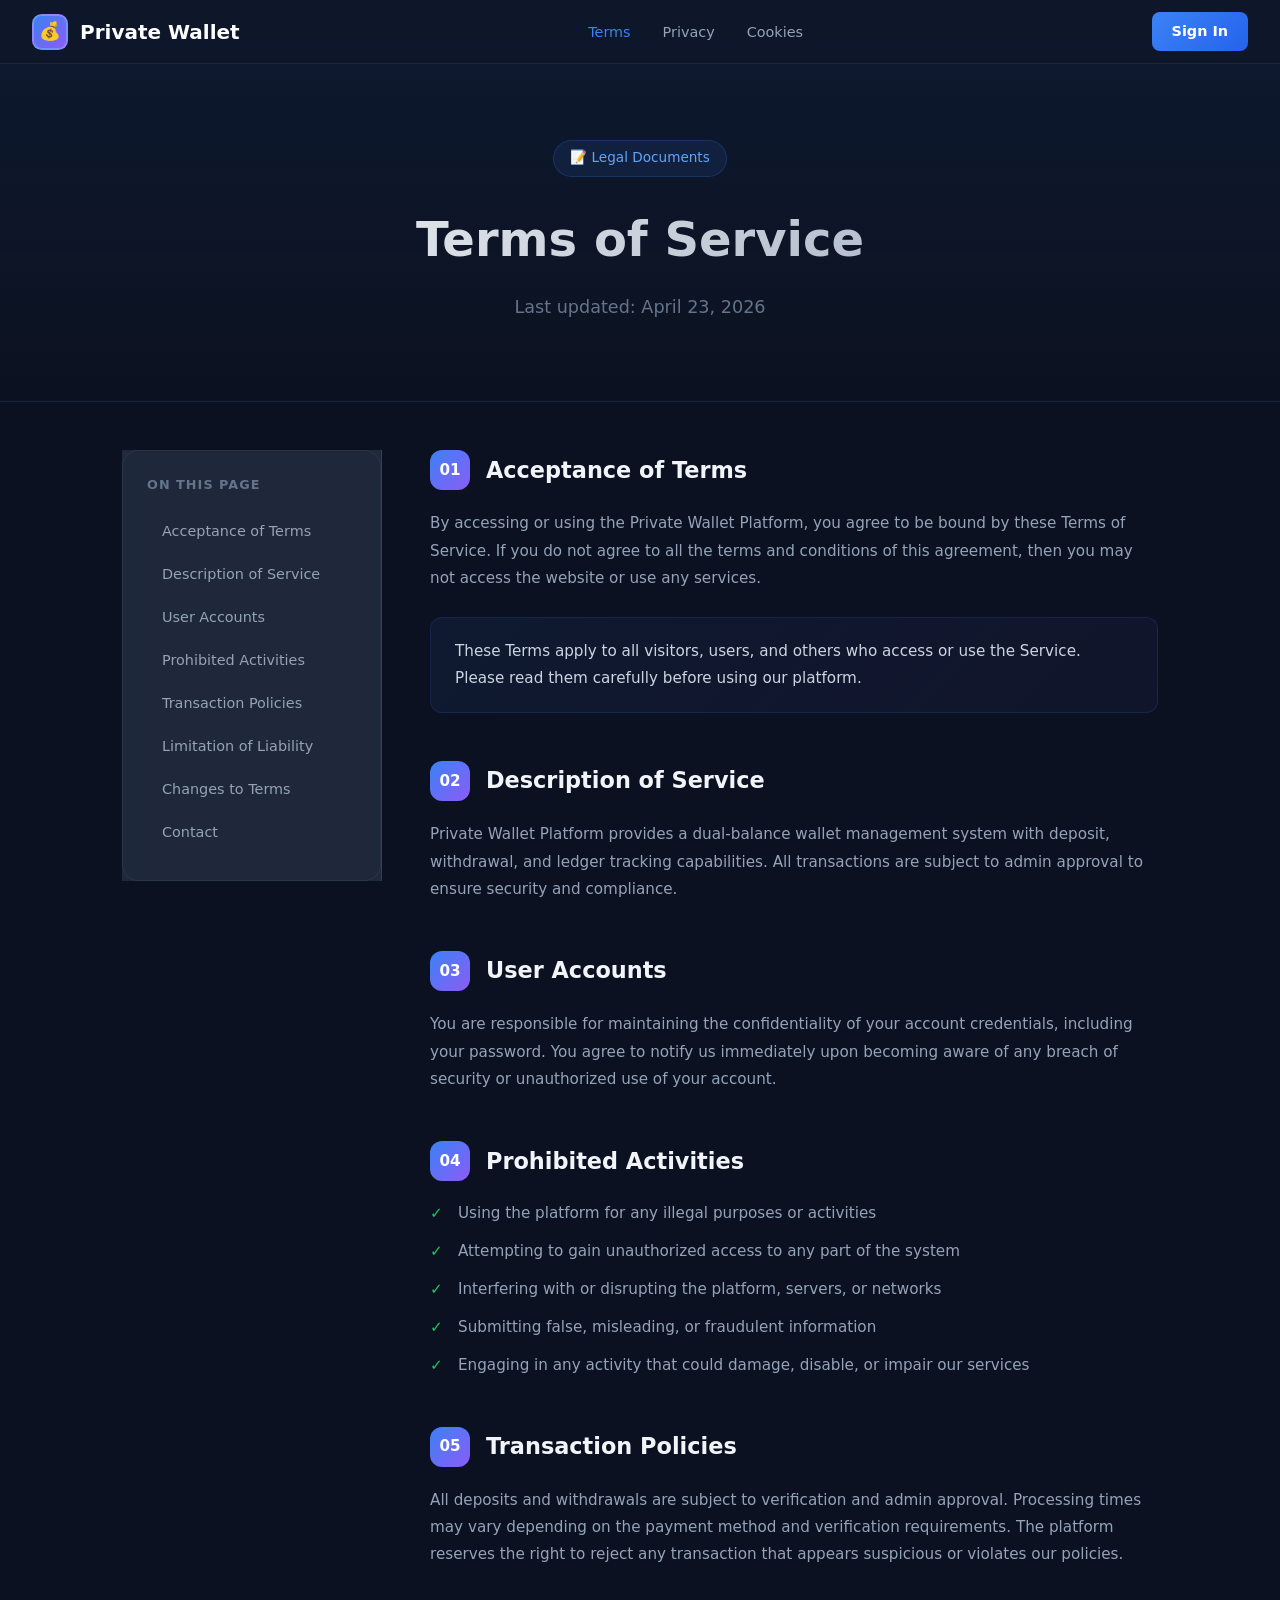
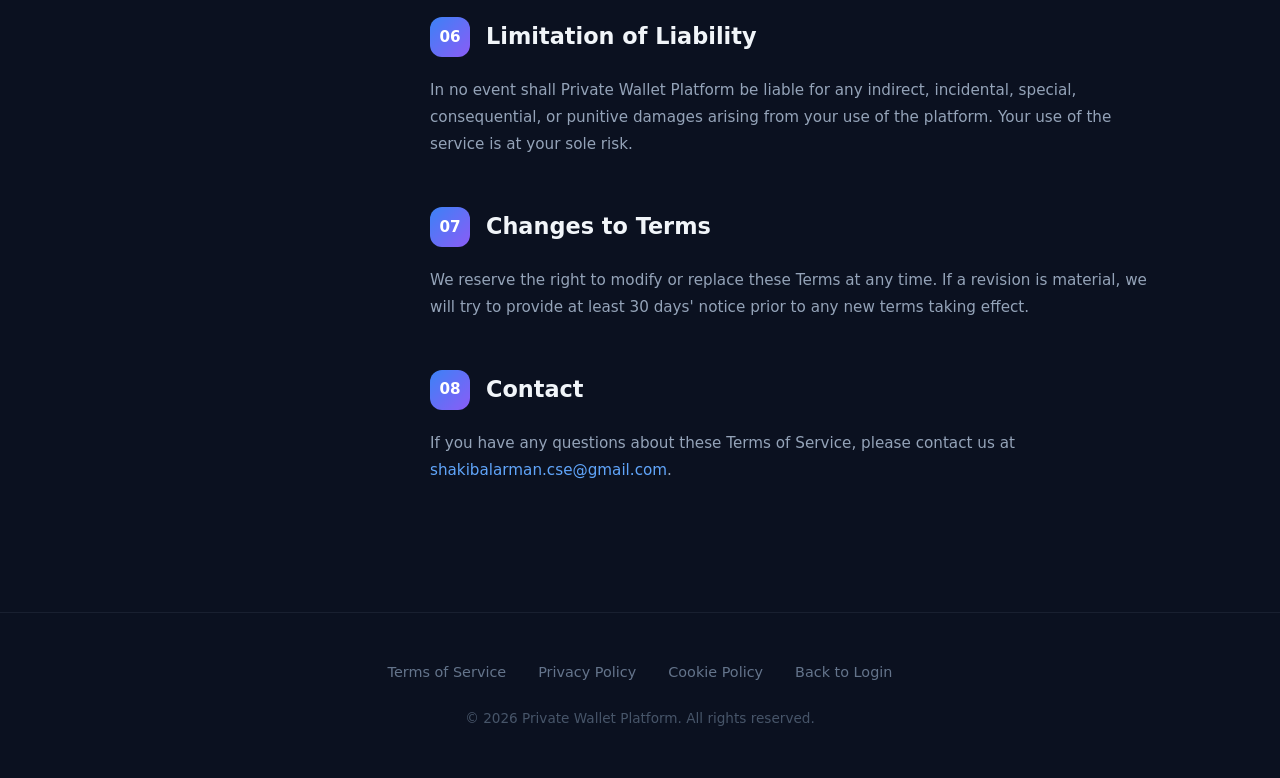
<file: frontend/terms.html>
<!DOCTYPE html>
<html lang="en">
<head>
  <meta charset="UTF-8" />
  <meta name="viewport" content="width=device-width, initial-scale=1.0" />
  <title>Terms of Service - Private Wallet Platform</title>
  <link rel="stylesheet" href="css/style.css" />
  <style>
    * { margin: 0; padding: 0; box-sizing: border-box; }
    body {
      font-family: 'Segoe UI', system-ui, -apple-system, sans-serif;
      background: #0b1120;
      color: #e2e8f0;
      line-height: 1.6;
    }

    /* Navbar */
    .navbar {
      position: fixed;
      top: 0; left: 0; right: 0;
      height: 64px;
      background: rgba(15, 23, 42, 0.85);
      backdrop-filter: blur(20px);
      border-bottom: 1px solid rgba(148, 163, 184, 0.1);
      display: flex;
      align-items: center;
      justify-content: space-between;
      padding: 0 2rem;
      z-index: 1000;
    }
    .navbar-brand {
      display: flex;
      align-items: center;
      gap: 0.75rem;
      color: #fff;
      text-decoration: none;
      font-weight: 700;
      font-size: 1.25rem;
    }
    .navbar-brand .logo-icon {
      width: 36px; height: 36px;
      background: linear-gradient(135deg, #3b82f6, #8b5cf6);
      border-radius: 0.6rem;
      display: flex;
      align-items: center;
      justify-content: center;
      font-size: 1.1rem;
    }
    .navbar-nav {
      display: flex;
      gap: 2rem;
      list-style: none;
    }
    .navbar-nav a {
      color: #94a3b8;
      text-decoration: none;
      font-size: 0.9rem;
      font-weight: 500;
      transition: color 0.2s;
    }
    .navbar-nav a:hover, .navbar-nav a.active { color: #3b82f6; }
    .navbar-btn {
      padding: 0.5rem 1.25rem;
      background: linear-gradient(135deg, #3b82f6, #2563eb);
      color: #fff;
      border: none;
      border-radius: 0.5rem;
      font-size: 0.9rem;
      font-weight: 600;
      cursor: pointer;
      text-decoration: none;
      transition: transform 0.2s, box-shadow 0.2s;
    }
    .navbar-btn:hover { transform: translateY(-1px); box-shadow: 0 4px 12px rgba(59, 130, 246, 0.4); }

    /* Hero */
    .hero {
      padding: 140px 2rem 80px;
      text-align: center;
      background: linear-gradient(180deg, rgba(59,130,246,0.08) 0%, transparent 100%);
      border-bottom: 1px solid rgba(148,163,184,0.08);
    }
    .hero-badge {
      display: inline-flex;
      align-items: center;
      gap: 0.5rem;
      padding: 0.4rem 1rem;
      background: rgba(59,130,246,0.1);
      border: 1px solid rgba(59,130,246,0.2);
      border-radius: 999px;
      color: #60a5fa;
      font-size: 0.85rem;
      font-weight: 500;
      margin-bottom: 1.5rem;
    }
    .hero h1 {
      font-size: 3rem;
      font-weight: 800;
      background: linear-gradient(135deg, #fff 0%, #94a3b8 100%);
      -webkit-background-clip: text;
      -webkit-text-fill-color: transparent;
      margin-bottom: 1rem;
    }
    .hero p {
      color: #64748b;
      font-size: 1.1rem;
      max-width: 500px;
      margin: 0 auto;
    }

    /* Layout */
    .container {
      max-width: 1100px;
      margin: 0 auto;
      padding: 3rem 2rem;
      display: grid;
      grid-template-columns: 260px 1fr;
      gap: 3rem;
    }

    /* Sidebar */
    .sidebar {
      position: sticky;
      top: 100px;
      height: fit-content;
    }
    .sidebar-card {
      background: rgba(30, 41, 59, 0.6);
      border: 1px solid rgba(148, 163, 184, 0.1);
      border-radius: 1rem;
      padding: 1.5rem;
      backdrop-filter: blur(10px);
    }
    .sidebar-title {
      font-size: 0.8rem;
      text-transform: uppercase;
      letter-spacing: 0.08em;
      color: #64748b;
      margin-bottom: 1rem;
      font-weight: 600;
    }
    .toc { list-style: none; }
    .toc li { margin-bottom: 0.25rem; }
    .toc a {
      display: block;
      padding: 0.5rem 0.75rem;
      color: #94a3b8;
      text-decoration: none;
      font-size: 0.9rem;
      border-radius: 0.5rem;
      transition: all 0.2s;
      border-left: 3px solid transparent;
    }
    .toc a:hover, .toc a.active {
      background: rgba(59,130,246,0.08);
      color: #60a5fa;
      border-left-color: #3b82f6;
    }

    /* Content */
    .content section {
      margin-bottom: 3rem;
      scroll-margin-top: 100px;
    }
    .section-header {
      display: flex;
      align-items: center;
      gap: 1rem;
      margin-bottom: 1.25rem;
    }
    .section-number {
      width: 40px; height: 40px;
      background: linear-gradient(135deg, #3b82f6, #8b5cf6);
      border-radius: 0.75rem;
      display: flex;
      align-items: center;
      justify-content: center;
      font-weight: 700;
      font-size: 0.95rem;
      color: #fff;
      flex-shrink: 0;
    }
    .content h2 {
      font-size: 1.4rem;
      font-weight: 700;
      color: #f1f5f9;
    }
    .content p {
      color: #94a3b8;
      line-height: 1.8;
      margin-bottom: 1rem;
      font-size: 0.95rem;
    }
    .content ul {
      list-style: none;
      padding: 0;
    }
    .content ul li {
      position: relative;
      padding-left: 1.75rem;
      margin-bottom: 0.75rem;
      color: #94a3b8;
      line-height: 1.7;
      font-size: 0.95rem;
    }
    .content ul li::before {
      content: "\2713";
      position: absolute;
      left: 0;
      color: #22c55e;
      font-weight: 700;
    }
    .highlight-box {
      background: linear-gradient(135deg, rgba(59,130,246,0.08), rgba(139,92,246,0.05));
      border: 1px solid rgba(59,130,246,0.15);
      border-radius: 0.75rem;
      padding: 1.25rem 1.5rem;
      margin: 1.5rem 0;
    }
    .highlight-box p { margin: 0; color: #cbd5e1; }

    /* Footer */
    .footer {
      border-top: 1px solid rgba(148,163,184,0.1);
      padding: 3rem 2rem;
      text-align: center;
      margin-top: 2rem;
    }
    .footer-links {
      display: flex;
      justify-content: center;
      gap: 2rem;
      margin-bottom: 1.5rem;
      flex-wrap: wrap;
    }
    .footer-links a {
      color: #64748b;
      text-decoration: none;
      font-size: 0.9rem;
      transition: color 0.2s;
    }
    .footer-links a:hover { color: #94a3b8; }
    .footer-copy {
      color: #475569;
      font-size: 0.85rem;
    }

    /* Mobile */
    @media (max-width: 768px) {
      .navbar-nav { display: none; }
      .hero h1 { font-size: 2rem; }
      .container { grid-template-columns: 1fr; padding: 2rem 1.5rem; }
      .sidebar { position: static; }
    }
  </style>
</head>
<body>
  <nav class="navbar">
    <a href="index.html" class="navbar-brand">
      <div class="logo-icon">&#128176;</div>
      Private Wallet
    </a>
    <ul class="navbar-nav">
      <li><a href="terms.html" class="active">Terms</a></li>
      <li><a href="privacy.html">Privacy</a></li>
      <li><a href="cookies.html">Cookies</a></li>
    </ul>
    <a href="index.html" class="navbar-btn">Sign In</a>
  </nav>

  <header class="hero">
    <div class="hero-badge">&#128221; Legal Documents</div>
    <h1>Terms of Service</h1>
    <p>Last updated: April 23, 2026</p>
  </header>

  <div class="container">
    <aside class="sidebar">
      <div class="sidebar-card">
        <div class="sidebar-title">On this page</div>
        <ul class="toc">
          <li><a href="#acceptance" class="active">Acceptance of Terms</a></li>
          <li><a href="#description">Description of Service</a></li>
          <li><a href="#accounts">User Accounts</a></li>
          <li><a href="#prohibited">Prohibited Activities</a></li>
          <li><a href="#transactions">Transaction Policies</a></li>
          <li><a href="#liability">Limitation of Liability</a></li>
          <li><a href="#changes">Changes to Terms</a></li>
          <li><a href="#contact">Contact</a></li>
        </ul>
      </div>
    </aside>

    <main class="content">
      <section id="acceptance">
        <div class="section-header">
          <div class="section-number">01</div>
          <h2>Acceptance of Terms</h2>
        </div>
        <p>By accessing or using the Private Wallet Platform, you agree to be bound by these Terms of Service. If you do not agree to all the terms and conditions of this agreement, then you may not access the website or use any services.</p>
        <div class="highlight-box">
          <p>These Terms apply to all visitors, users, and others who access or use the Service. Please read them carefully before using our platform.</p>
        </div>
      </section>

      <section id="description">
        <div class="section-header">
          <div class="section-number">02</div>
          <h2>Description of Service</h2>
        </div>
        <p>Private Wallet Platform provides a dual-balance wallet management system with deposit, withdrawal, and ledger tracking capabilities. All transactions are subject to admin approval to ensure security and compliance.</p>
      </section>

      <section id="accounts">
        <div class="section-header">
          <div class="section-number">03</div>
          <h2>User Accounts</h2>
        </div>
        <p>You are responsible for maintaining the confidentiality of your account credentials, including your password. You agree to notify us immediately upon becoming aware of any breach of security or unauthorized use of your account.</p>
      </section>

      <section id="prohibited">
        <div class="section-header">
          <div class="section-number">04</div>
          <h2>Prohibited Activities</h2>
        </div>
        <ul>
          <li>Using the platform for any illegal purposes or activities</li>
          <li>Attempting to gain unauthorized access to any part of the system</li>
          <li>Interfering with or disrupting the platform, servers, or networks</li>
          <li>Submitting false, misleading, or fraudulent information</li>
          <li>Engaging in any activity that could damage, disable, or impair our services</li>
        </ul>
      </section>

      <section id="transactions">
        <div class="section-header">
          <div class="section-number">05</div>
          <h2>Transaction Policies</h2>
        </div>
        <p>All deposits and withdrawals are subject to verification and admin approval. Processing times may vary depending on the payment method and verification requirements. The platform reserves the right to reject any transaction that appears suspicious or violates our policies.</p>
      </section>

      <section id="liability">
        <div class="section-header">
          <div class="section-number">06</div>
          <h2>Limitation of Liability</h2>
        </div>
        <p>In no event shall Private Wallet Platform be liable for any indirect, incidental, special, consequential, or punitive damages arising from your use of the platform. Your use of the service is at your sole risk.</p>
      </section>

      <section id="changes">
        <div class="section-header">
          <div class="section-number">07</div>
          <h2>Changes to Terms</h2>
        </div>
        <p>We reserve the right to modify or replace these Terms at any time. If a revision is material, we will try to provide at least 30 days' notice prior to any new terms taking effect.</p>
      </section>

      <section id="contact">
        <div class="section-header">
          <div class="section-number">08</div>
          <h2>Contact</h2>
        </div>
        <p>If you have any questions about these Terms of Service, please contact us at <a href="mailto:shakibalarman.cse@gmail.com" style="color:#60a5fa;">shakibalarman.cse@gmail.com</a>.</p>
      </section>
    </main>
  </div>

  <footer class="footer">
    <div class="footer-links">
      <a href="terms.html">Terms of Service</a>
      <a href="privacy.html">Privacy Policy</a>
      <a href="cookies.html">Cookie Policy</a>
      <a href="index.html">Back to Login</a>
    </div>
    <div class="footer-copy">&copy; 2026 Private Wallet Platform. All rights reserved.</div>
  </footer>

  <script>
    const sections = document.querySelectorAll('section[id]');
    const tocLinks = document.querySelectorAll('.toc a');
    window.addEventListener('scroll', () => {
      let current = '';
      sections.forEach(section => {
        const sectionTop = section.offsetTop;
        if (scrollY >= sectionTop - 150) current = section.getAttribute('id');
      });
      tocLinks.forEach(link => {
        link.classList.remove('active');
        if (link.getAttribute('href') === '#' + current) link.classList.add('active');
      });
    });
  </script>
</body>
</html>
</file>
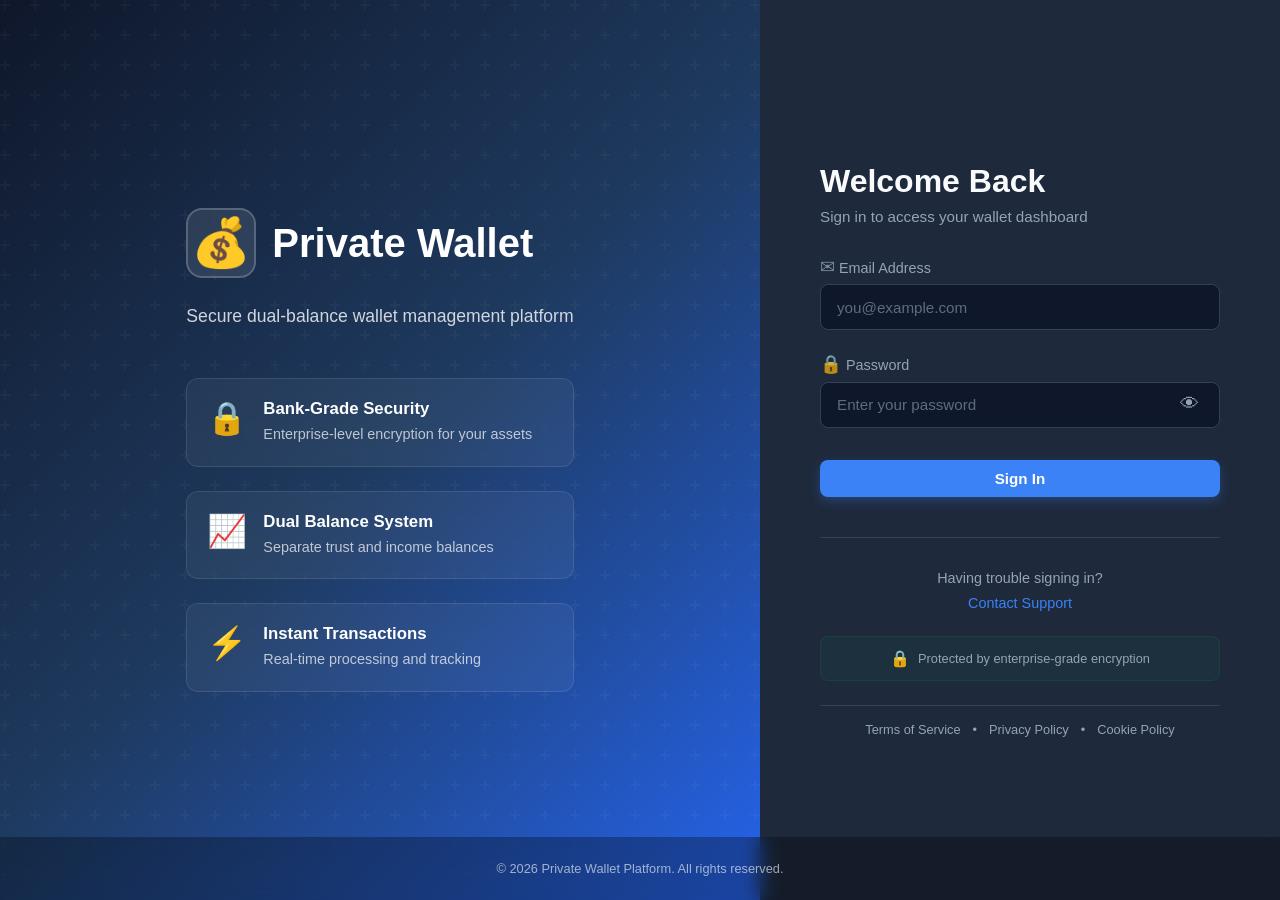
<file: frontend/transactions.html>
<!DOCTYPE html>
<html lang="en">
<head>
  <meta charset="UTF-8" />
  <meta name="viewport" content="width=device-width, initial-scale=1.0" />
  <title>Transactions - Private Wallet Platform</title>
  <link rel="stylesheet" href="css/style.css" />
</head>
<body class="user-layout">
  <!-- User Nav Drawer -->
  <div class="user-nav-overlay" id="user-nav-overlay"></div>
  <div class="user-nav-drawer" id="user-nav-drawer">
    <div class="user-nav-header">
      <h3>Private Wallet</h3>
      <button class="user-nav-close" id="user-nav-close">&times;</button>
    </div>
    <ul class="user-nav-menu">
      <li class="user-nav-item" data-href="dashboard.html"><span class="nav-icon">&#127968;</span> Dashboard</li>
      <li class="user-nav-item active" data-href="transactions.html"><span class="nav-icon">&#128179;</span> Transactions</li>
      <li class="user-nav-item" data-href="withdrawals.html"><span class="nav-icon">&#128184;</span> Withdrawals</li>
      <li class="user-nav-item" data-href="accounts.html"><span class="nav-icon">&#128100;</span> Accounts</li>
      <li class="user-nav-item" data-href="statement.html"><span class="nav-icon">&#128196;</span> Statement</li>
      <li class="user-nav-item" data-href="statistics.html"><span class="nav-icon">&#128202;</span> Statistics</li>
    </ul>
    <div class="user-nav-footer">
      <button class="btn btn-danger btn-block" id="logout-btn">Logout</button>
    </div>
  </div>

  <!-- Topbar -->
  <header class="user-topbar">
    <div class="user-topbar-left">
      <button class="user-topbar-menu-btn" id="user-menu-btn">&#9776;</button>
      <div class="user-topbar-title">Transactions</div>
    </div>
    <div class="user-topbar-right">
      <button class="topbar-btn" id="support-btn">Support</button>
      <div class="topbar-pill" id="exchange-pill">
        <span id="exchange-rate-text">1 USDT &rarr; 127.65 BDT</span>
        <button class="swap-btn" id="swap-rate-btn">&#8644;</button>
      </div>
      <div class="notification-bell" id="notification-bell">
        &#128276;
        <span class="badge" id="notification-badge" style="display:none;">0</span>
        <div class="notification-dropdown" id="notification-dropdown">
          <div class="notification-dropdown-header">
            <span>Notifications</span>
            <a href="#" onclick="event.preventDefault();">Mark all as read</a>
          </div>
          <div class="notification-dropdown-body" id="notification-dropdown-body"></div>
        </div>
      </div>
      <button class="topbar-icon-btn" id="help-btn" title="Help">?</button>
      <div class="avatar-wrap">
        <div class="avatar" id="user-avatar">U</div>
        <div class="avatar-dropdown" id="avatar-dropdown">
          <div class="avatar-dropdown-header">
            <div class="avatar-large" id="dropdown-avatar-large">U</div>
            <div>
              <div class="user-name" id="dropdown-user-name">User</div>
              <div class="user-email" id="dropdown-user-email">user@example.com</div>
            </div>
          </div>
          <button class="avatar-dropdown-btn">Connect two-factor authentication</button>
          <button class="avatar-dropdown-btn">Check your manager</button>
          <div class="avatar-dropdown-divider"></div>
          <button class="avatar-dropdown-item" onclick="logout()">
            <span>&#128682;</span> Logout
          </button>
        </div>
      </div>
    </div>
  </header>

  <div class="user-page-content">
    <div id="alert-container"></div>

    <div class="tx-section">
      <div class="tx-filter-bar">
        <div class="tx-filter-group">
          <label>Period</label>
          <div class="tx-date-range">
            <div class="tx-date-input" id="tx-date-from-wrap">
              <span>From</span>
              <input type="date" id="filter-from" />
              <button class="tx-date-btn" id="tx-date-from-btn">&#128197;</button>
            </div>
            <span class="tx-date-separator">-</span>
            <div class="tx-date-input" id="tx-date-to-wrap">
              <span>To</span>
              <input type="date" id="filter-to" />
              <button class="tx-date-btn" id="tx-date-to-btn">&#128197;</button>
            </div>
          </div>
        </div>
        <div class="tx-filter-group">
          <label>Transaction ID</label>
          <input type="text" class="tx-input" placeholder="Transaction ID" id="filter-tx-id" />
        </div>
        <div class="tx-filter-group">
          <label>Account type</label>
          <select class="tx-select" id="filter-account-type">
            <option value="">All</option>
            <option value="bkash">bKash</option>
            <option value="nagad">Nagad</option>
            <option value="bank">Bank</option>
          </select>
        </div>
        <button class="tx-filter-btn" id="btn-filter" title="Filter">&#8801;</button>
        <button class="tx-download" id="btn-download">
          <span>&#128229;</span> Download
        </button>
      </div>

      <div class="tx-tabs">
        <button class="tx-tab active" data-tab="all">All</button>
        <button class="tx-tab" data-tab="usdt_sell">USDT Sell</button>
      </div>

      <div class="tx-table-wrap">
        <table class="tx-table">
          <thead>
            <tr>
              <th>TRANSACTION ID <span class="sort-icon">&#8693;</span></th>
              <th>ACCOUNT TYPE</th>
              <th>TRANSACTION TYPE</th>
              <th>ACCOUNT NUMBER</th>
              <th>AMOUNT <span class="sort-icon">&#8693;</span></th>
              <th>COMMISSION <span class="sort-icon">&#8693;</span></th>
              <th>INCOME DEDUCT</th>
              <th>STATUS</th>
            </tr>
          </thead>
          <tbody id="transactions-body"></tbody>
        </table>
        <div class="no-data" id="tx-no-data" style="display:none;">No Data</div>
      </div>
    </div>
  </div>

  <button class="feedback-btn" id="feedback-btn">Leave feedback</button>

  <!-- Feedback Modal -->
  <div class="feedback-modal-overlay" id="feedback-modal">
    <div class="feedback-modal">
      <div class="feedback-modal-header">
        <div class="feedback-modal-title">Rate our application</div>
        <button class="modal-close" id="feedback-modal-close">&times;</button>
      </div>
      <div class="feedback-modal-body">
        <div id="feedback-alert-container"></div>
        
        <div class="feedback-form-group">
          <label class="feedback-label">How would you rate your experience with our app?</label>
          <div class="star-rating" id="star-rating">
            <span class="star" data-rating="1">&#9733;</span>
            <span class="star" data-rating="2">&#9733;</span>
            <span class="star" data-rating="3">&#9733;</span>
            <span class="star" data-rating="4">&#9733;</span>
            <span class="star" data-rating="5">&#9733;</span>
          </div>
          <div class="rating-text" id="rating-text">Select a rating</div>
        </div>

        <div class="feedback-form-group">
          <label for="feedback-experience" class="feedback-label">
            What would you like to improve about SWAP?
          </label>
          <textarea 
            id="feedback-experience" 
            class="form-control" 
            placeholder="Share your experience with us..."
            rows="4"
          ></textarea>
        </div>

        <button class="btn btn-primary btn-block btn-send-feedback" id="btn-send-feedback">
          <span class="btn-text">Send</span>
          <span class="btn-loader" style="display:none;">
            <span class="spinner"></span>
            Sending...
          </span>
        </button>
      </div>
    </div>
  </div>

  <!-- Support Modal -->
  <div class="support-modal-overlay" id="support-modal">
    <div class="support-modal">
      <div class="support-modal-header">
        <div class="support-modal-title">Contact Support</div>
        <button class="modal-close" id="support-modal-close">&times;</button>
      </div>
      <form id="support-form">
        <div class="form-group">
          <label>Subject</label>
          <input type="text" id="support-subject" class="form-control" placeholder="What's this about?" />
        </div>
        <div class="form-group">
          <label>Message</label>
          <textarea id="support-message" class="form-control" placeholder="Describe your problem here..." required></textarea>
        </div>
        <button type="submit" class="btn btn-primary btn-block">Send</button>
      </form>
    </div>
  </div>

  <!-- FAQ Modal -->
  <div class="faq-modal-overlay" id="faq-modal">
    <div class="faq-modal">
      <div class="faq-modal-top">
        <div class="faq-brand">SWAP FAQ</div>
        <button class="modal-close" id="faq-modal-close">&times;</button>
      </div>
      <div class="faq-content">
        <h2>Frequently Asked Questions</h2>
        <div class="faq-search-wrap">
          <input type="text" placeholder="Search for a question" id="faq-search" />
        </div>
        <div class="faq-tabs-row">
          <button class="faq-tab active" data-category="all">All</button>
          <button class="faq-tab" data-category="access">Access & Authorization</button>
          <button class="faq-tab" data-category="balances">Balances & Funds</button>
          <button class="faq-tab" data-category="transactions">Transactions & Operations</button>
          <button class="faq-tab" data-category="accounts">Accounts & Verification</button>
          <button class="faq-tab" data-category="security">Interface & Security</button>
        </div>
        <div class="faq-list" id="faq-list"></div>
      </div>
    </div>
  </div>

  <script src="js/api.js"></script>
  <script src="js/auth.js"></script>
  <script src="js/app.js"></script>
  <script src="js/transactions.js"></script>
</body>
</html>
</file>
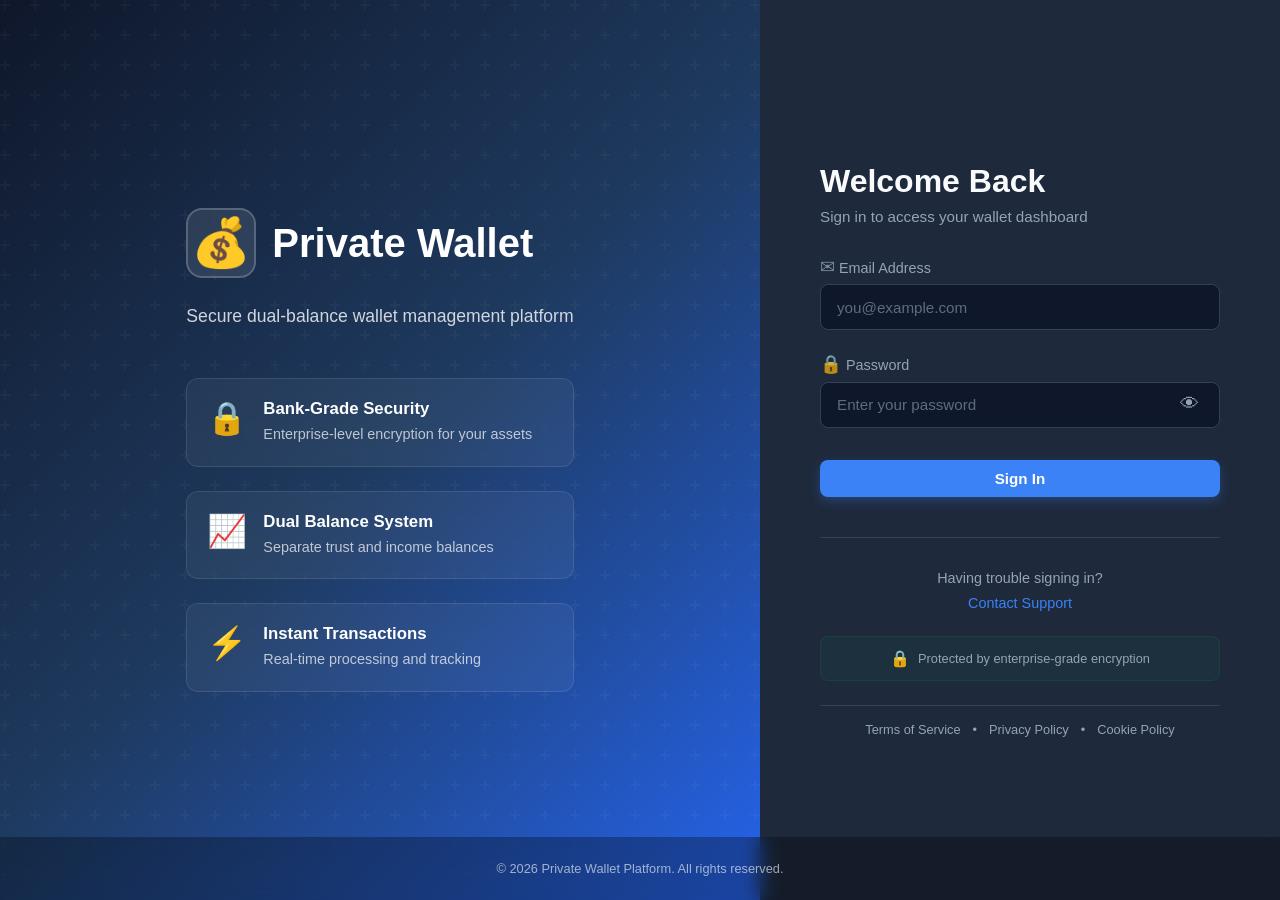
<file: frontend/withdrawals.html>
<!DOCTYPE html>
<html lang="en">
<head>
  <meta charset="UTF-8" />
  <meta name="viewport" content="width=device-width, initial-scale=1.0" />
  <title>Withdrawals - Private Wallet Platform</title>
  <link rel="stylesheet" href="css/style.css" />
</head>
<body class="user-layout">
  <!-- User Nav Drawer -->
  <div class="user-nav-overlay" id="user-nav-overlay"></div>
  <div class="user-nav-drawer" id="user-nav-drawer">
    <div class="user-nav-header">
      <h3>Private Wallet</h3>
      <button class="user-nav-close" id="user-nav-close">&times;</button>
    </div>
    <ul class="user-nav-menu">
      <li class="user-nav-item" data-href="dashboard.html"><span class="nav-icon">&#127968;</span> Dashboard</li>
      <li class="user-nav-item" data-href="transactions.html"><span class="nav-icon">&#128179;</span> Transactions</li>
      <li class="user-nav-item active" data-href="withdrawals.html"><span class="nav-icon">&#128184;</span> Withdrawals</li>
      <li class="user-nav-item" data-href="accounts.html"><span class="nav-icon">&#128100;</span> Accounts</li>
      <li class="user-nav-item" data-href="statement.html"><span class="nav-icon">&#128196;</span> Statement</li>
      <li class="user-nav-item" data-href="statistics.html"><span class="nav-icon">&#128202;</span> Statistics</li>
    </ul>
    <div class="user-nav-footer">
      <button class="btn btn-danger btn-block" id="logout-btn">Logout</button>
    </div>
  </div>

  <!-- Topbar -->
  <header class="user-topbar">
    <div class="user-topbar-left">
      <button class="user-topbar-menu-btn" id="user-menu-btn">&#9776;</button>
      <div class="user-topbar-title">Withdrawals</div>
    </div>
    <div class="user-topbar-right">
      <button class="topbar-btn" id="support-btn">Support</button>
      <div class="topbar-pill" id="exchange-pill">
        <span id="exchange-rate-text">1 USDT &rarr; 127.65 BDT</span>
        <button class="swap-btn" id="swap-rate-btn">&#8644;</button>
      </div>
      <div class="notification-bell" id="notification-bell">
        &#128276;
        <span class="badge" id="notification-badge" style="display:none;">0</span>
        <div class="notification-dropdown" id="notification-dropdown">
          <div class="notification-dropdown-header">
            <span>Notifications</span>
            <a href="#" onclick="event.preventDefault();">Mark all as read</a>
          </div>
          <div class="notification-dropdown-body" id="notification-dropdown-body"></div>
        </div>
      </div>
      <button class="topbar-icon-btn" id="help-btn" title="Help">?</button>
      <div class="avatar-wrap">
        <div class="avatar" id="user-avatar">U</div>
        <div class="avatar-dropdown" id="avatar-dropdown">
          <div class="avatar-dropdown-header">
            <div class="avatar-large" id="dropdown-avatar-large">U</div>
            <div>
              <div class="user-name" id="dropdown-user-name">User</div>
              <div class="user-email" id="dropdown-user-email">user@example.com</div>
            </div>
          </div>
          <button class="avatar-dropdown-btn">Connect two-factor authentication</button>
          <button class="avatar-dropdown-btn">Check your manager</button>
          <div class="avatar-dropdown-divider"></div>
          <button class="avatar-dropdown-item" onclick="logout()">
            <span>&#128682;</span> Logout
          </button>
        </div>
      </div>
    </div>
  </header>

  <div class="user-page-content">
    <div id="alert-container"></div>

    <div class="user-balance-grid">
      <div class="user-balance-card">
        <div class="balance-card-header">
          <div class="balance-card-title-group">
            <div class="balance-card-icon">&#8962;</div>
            <div class="balance-card-title">Trust balance</div>
          </div>
          <button class="btn btn-primary" id="btn-withdraw">Withdraw</button>
        </div>
        <div class="balance-amount" id="trust-balance">0.00 <span style="font-size:1rem; color:var(--text-muted);">BDT</span></div>
        <div class="balance-status-row">
          <span>Status:</span>
          <span class="status-dot" id="trust-status-dot"></span>
        </div>
        <div class="balance-minimum">Allowable minimum trust balance <strong>15.000 BDT</strong></div>
      </div>
      <div class="user-balance-card">
        <div class="balance-card-header">
          <div class="balance-card-title-group">
            <div class="balance-card-icon">&#128200;</div>
            <div class="balance-card-title">Income balance</div>
          </div>
          <div class="income-toggle-group">
            <span class="income-toggle-label">Deduct from income</span>
            <label class="toggle-switch">
              <input type="checkbox" checked />
              <span class="toggle-slider"></span>
            </label>
            <span class="info-icon" title="Deduct withdrawal fee from income balance">&#9432;</span>
          </div>
        </div>
        <div class="balance-amount" id="income-balance">0.00 <span style="font-size:1rem; color:var(--text-muted);">BDT</span></div>
      </div>
    </div>

    <div class="tx-section">
      <div class="tx-section-title">Withdrawals</div>
      <div class="tx-filter-bar">
        <div class="tx-filter-group">
          <label>Period</label>
          <div class="tx-date-range">
            <div class="tx-date-input" id="wd-date-from-wrap">
              <span>From</span>
              <input type="date" id="filter-from" />
              <button class="tx-date-btn" id="wd-date-from-btn">&#128197;</button>
            </div>
            <span class="tx-date-separator">-</span>
            <div class="tx-date-input" id="wd-date-to-wrap">
              <span>To</span>
              <input type="date" id="filter-to" />
              <button class="tx-date-btn" id="wd-date-to-btn">&#128197;</button>
            </div>
          </div>
        </div>
        <div class="tx-filter-group">
          <label>Withdrawal ID</label>
          <input type="text" class="tx-input" placeholder="ID" id="filter-wd-id" />
        </div>
        <div class="tx-filter-group">
          <label>Status</label>
          <select class="tx-select" id="filter-wd-status">
            <option value="">All</option>
            <option value="pending">Pending</option>
            <option value="approved">Approved</option>
            <option value="rejected">Rejected</option>
          </select>
        </div>
        <button class="tx-filter-btn" id="btn-filter" title="Filter">&#8801;</button>
        <button class="tx-download" id="btn-download">
          <span>&#128229;</span> Download
        </button>
      </div>

      <div class="tx-table-wrap">
        <table class="tx-table wd-table">
          <thead>
            <tr>
              <th>WITHDRAWAL ID <span class="sort-icon">&#8693;</span></th>
              <th>WITHDRAWAL AMOUNT <span class="sort-icon">&#8693;</span></th>
              <th>STATUS</th>
              <th>ACTION</th>
            </tr>
          </thead>
          <tbody id="withdrawals-body"></tbody>
        </table>
        <div class="no-data" id="wd-no-data" style="display:none;">No Data</div>
      </div>
    </div>
  </div>

  <button class="feedback-btn" id="feedback-btn">Leave feedback</button>

  <!-- Feedback Modal -->
  <div class="feedback-modal-overlay" id="feedback-modal">
    <div class="feedback-modal">
      <div class="feedback-modal-header">
        <div class="feedback-modal-title">Rate our application</div>
        <button class="modal-close" id="feedback-modal-close">&times;</button>
      </div>
      <div class="feedback-modal-body">
        <div id="feedback-alert-container"></div>
        
        <div class="feedback-form-group">
          <label class="feedback-label">How would you rate your experience with our app?</label>
          <div class="star-rating" id="star-rating">
            <span class="star" data-rating="1">&#9733;</span>
            <span class="star" data-rating="2">&#9733;</span>
            <span class="star" data-rating="3">&#9733;</span>
            <span class="star" data-rating="4">&#9733;</span>
            <span class="star" data-rating="5">&#9733;</span>
          </div>
          <div class="rating-text" id="rating-text">Select a rating</div>
        </div>

        <div class="feedback-form-group">
          <label for="feedback-experience" class="feedback-label">
            What would you like to improve about SWAP?
          </label>
          <textarea 
            id="feedback-experience" 
            class="form-control" 
            placeholder="Share your experience with us..."
            rows="4"
          ></textarea>
        </div>

        <button class="btn btn-primary btn-block btn-send-feedback" id="btn-send-feedback">
          <span class="btn-text">Send</span>
          <span class="btn-loader" style="display:none;">
            <span class="spinner"></span>
            Sending...
          </span>
        </button>
      </div>
    </div>
  </div>

  <div class="modal-overlay" id="withdrawal-modal">
    <div class="modal">
      <div class="modal-header">
        <div class="modal-title">Create withdrawal</div>
        <button class="modal-close" id="modal-close">&times;</button>
      </div>
      <div class="withdraw-info-row">
        <span>Available for withdrawal</span>
        <span id="withdraw-available" class="withdraw-amount">0.00 BDT</span>
      </div>
      <form id="withdrawal-form">
        <div class="form-group">
          <label>Wallet address *</label>
          <input type="text" id="w-wallet-address" class="form-control" placeholder="Enter wallet address" required />
        </div>
        <div class="form-group">
          <label>Withdrawal amount *</label>
          <div class="input-with-suffix">
            <input type="number" step="0.01" id="w-amount" class="form-control" value="1" required />
            <span class="input-suffix">BDT</span>
          </div>
          <div class="rate-note">1 BDT = 0.01 USDT</div>
        </div>
        <div class="withdraw-note">
          Withdrawal takes 30 days from the last order in transactions. If there were no transactions, the refund will take up to 3 days.
        </div>
        <label class="checkbox-label">
          <input type="checkbox" id="w-understand" required />
          I understand
        </label>
        <button type="submit" class="btn btn-primary btn-block" id="btn-submit-withdraw">Withdraw 0.01 USDT</button>
      </form>
    </div>
  </div>

  <!-- Support Modal -->
  <div class="support-modal-overlay" id="support-modal">
    <div class="support-modal">
      <div class="support-modal-header">
        <div class="support-modal-title">Contact Support</div>
        <button class="modal-close" id="support-modal-close">&times;</button>
      </div>
      <form id="support-form">
        <div class="form-group">
          <label>Subject</label>
          <input type="text" id="support-subject" class="form-control" placeholder="What's this about?" />
        </div>
        <div class="form-group">
          <label>Message</label>
          <textarea id="support-message" class="form-control" placeholder="Describe your problem here..." required></textarea>
        </div>
        <button type="submit" class="btn btn-primary btn-block">Send</button>
      </form>
    </div>
  </div>

  <!-- FAQ Modal -->
  <div class="faq-modal-overlay" id="faq-modal">
    <div class="faq-modal">
      <div class="faq-modal-top">
        <div class="faq-brand">SWAP FAQ</div>
        <button class="modal-close" id="faq-modal-close">&times;</button>
      </div>
      <div class="faq-content">
        <h2>Frequently Asked Questions</h2>
        <div class="faq-search-wrap">
          <input type="text" placeholder="Search for a question" id="faq-search" />
        </div>
        <div class="faq-tabs-row">
          <button class="faq-tab active" data-category="all">All</button>
          <button class="faq-tab" data-category="access">Access & Authorization</button>
          <button class="faq-tab" data-category="balances">Balances & Funds</button>
          <button class="faq-tab" data-category="transactions">Transactions & Operations</button>
          <button class="faq-tab" data-category="accounts">Accounts & Verification</button>
          <button class="faq-tab" data-category="security">Interface & Security</button>
        </div>
        <div class="faq-list" id="faq-list"></div>
      </div>
    </div>
  </div>

  <script src="js/api.js"></script>
  <script src="js/auth.js"></script>
  <script src="js/app.js"></script>
  <script src="js/withdrawals.js"></script>
</body>
</html>
</file>
<file: frontend/css/style.css>
:root {
  --bg: #0f172a;
  --card-bg: #1e293b;
  --card-bg-hover: #26334d;
  --text: #f8fafc;
  --text-muted: #94a3b8;
  --border: #334155;
  --accent: #3b82f6;
  --accent-hover: #2563eb;
  --success: #22c55e;
  --danger: #ef4444;
  --warning: #eab308;
  --sidebar-width: 260px;
  --sidebar-collapsed: 70px;
}

* {
  margin: 0;
  padding: 0;
  box-sizing: border-box;
}

body {
  font-family: 'Segoe UI', Tahoma, Geneva, Verdana, sans-serif;
  background: var(--bg);
  color: var(--text);
  min-height: 100vh;
}

a {
  color: var(--accent);
  text-decoration: none;
}

/* Login Page */
.login-page {
  display: flex;
  min-height: 100vh;
  position: relative;
  overflow: hidden;
  background: var(--bg);
}

/* Animated Background */
.login-background {
  position: absolute;
  inset: 0;
  overflow: hidden;
  z-index: 0;
}

.login-bg-circle {
  position: absolute;
  border-radius: 50%;
  background: linear-gradient(135deg, rgba(59, 130, 246, 0.1), rgba(147, 51, 234, 0.1));
  animation: float 20s infinite ease-in-out;
}

.circle-1 {
  width: 600px;
  height: 600px;
  top: -200px;
  left: -200px;
  animation-delay: 0s;
}

.circle-2 {
  width: 400px;
  height: 400px;
  bottom: -100px;
  right: 10%;
  animation-delay: 5s;
}

.circle-3 {
  width: 300px;
  height: 300px;
  top: 50%;
  left: 40%;
  animation-delay: 10s;
}

@keyframes float {
  0%, 100% {
    transform: translate(0, 0) scale(1);
  }
  33% {
    transform: translate(30px, -30px) scale(1.1);
  }
  66% {
    transform: translate(-20px, 20px) scale(0.9);
  }
}

/* Login Container */
.login-container {
  display: flex;
  width: 100%;
  min-height: 100vh;
  position: relative;
  z-index: 1;
}

/* Left Side - Branding */
.login-branding {
  flex: 1;
  display: flex;
  align-items: center;
  justify-content: center;
  background: linear-gradient(135deg, #0f172a 0%, #1e3a5f 50%, #2563eb 100%);
  padding: 3rem;
  position: relative;
  overflow: hidden;
}

.login-branding::before {
  content: '';
  position: absolute;
  inset: 0;
  background: url("data:image/svg+xml,%3Csvg width='60' height='60' viewBox='0 0 60 60' xmlns='http://www.w3.org/2000/svg'%3E%3Cg fill='none' fill-rule='evenodd'%3E%3Cg fill='%23ffffff' fill-opacity='0.03'%3E%3Cpath d='M36 34v-4h-2v4h-4v2h4v4h2v-4h4v-2h-4zm0-30V0h-2v4h-4v2h4v4h2V6h4V4h-4zM6 34v-4H4v4H0v2h4v4h2v-4h4v-2H6zM6 4V0H4v4H0v2h4v4h2V6h4V4H6z'/%3E%3C/g%3E%3C/g%3E%3C/svg%3E");
}

.brand-content {
  max-width: 500px;
  position: relative;
  z-index: 1;
}

.brand-logo {
  display: flex;
  align-items: center;
  gap: 1rem;
  margin-bottom: 1.5rem;
}

.logo-icon {
  font-size: 3rem;
  width: 70px;
  height: 70px;
  display: flex;
  align-items: center;
  justify-content: center;
  background: rgba(255, 255, 255, 0.1);
  border-radius: 1rem;
  backdrop-filter: blur(10px);
  border: 2px solid rgba(255, 255, 255, 0.2);
}

.brand-logo h1 {
  font-size: 2.5rem;
  font-weight: 700;
  color: #fff;
  margin: 0;
}

.brand-tagline {
  color: rgba(255, 255, 255, 0.8);
  font-size: 1.1rem;
  margin-bottom: 3rem;
  line-height: 1.6;
}

.brand-features {
  display: flex;
  flex-direction: column;
  gap: 1.5rem;
}

.feature-item {
  display: flex;
  gap: 1rem;
  padding: 1.25rem;
  background: rgba(255, 255, 255, 0.05);
  border-radius: 0.75rem;
  border: 1px solid rgba(255, 255, 255, 0.1);
  backdrop-filter: blur(10px);
  transition: all 0.3s;
}

.feature-item:hover {
  background: rgba(255, 255, 255, 0.08);
  transform: translateX(5px);
}

.feature-icon {
  font-size: 2rem;
  flex-shrink: 0;
}

.feature-text h4 {
  color: #fff;
  font-size: 1.05rem;
  margin-bottom: 0.3rem;
  font-weight: 600;
}

.feature-text p {
  color: rgba(255, 255, 255, 0.7);
  font-size: 0.9rem;
  margin: 0;
  line-height: 1.5;
}

/* Right Side - Form */
.login-form-wrapper {
  width: 520px;
  background: var(--card-bg);
  display: flex;
  align-items: center;
  justify-content: center;
  padding: 3rem;
  box-shadow: -5px 0 30px rgba(0, 0, 0, 0.1);
}

.login-form-container {
  width: 100%;
  max-width: 400px;
}

.login-header {
  margin-bottom: 2rem;
}

.login-header h2 {
  font-size: 2rem;
  font-weight: 700;
  margin-bottom: 0.5rem;
  color: var(--text);
}

.login-header p {
  color: var(--text-muted);
  font-size: 0.95rem;
}

/* Form Styling */
.login-form .form-group {
  margin-bottom: 1.5rem;
}

.login-form label {
  display: flex;
  align-items: center;
  gap: 0.5rem;
  margin-bottom: 0.5rem;
  font-size: 0.9rem;
  font-weight: 500;
  color: var(--text);
}

.label-icon {
  font-size: 1.1rem;
  opacity: 0.8;
}

.login-form .form-control {
  padding: 0.85rem 1rem;
  font-size: 0.95rem;
  border: 1.5px solid var(--border);
  transition: all 0.2s;
}

.login-form .form-control:focus {
  border-color: var(--accent);
  box-shadow: 0 0 0 3px rgba(59, 130, 246, 0.1);
}

.login-form .form-control::placeholder {
  color: var(--text-muted);
  opacity: 0.6;
}

.password-input-wrapper {
  position: relative;
}

.password-input-wrapper .form-control {
  padding-right: 3rem;
}

.password-toggle {
  position: absolute;
  right: 1rem;
  top: 50%;
  transform: translateY(-50%);
  background: none;
  border: none;
  cursor: pointer;
  padding: 0.3rem;
  color: var(--text-muted);
  font-size: 1.2rem;
  transition: color 0.2s;
}

.password-toggle:hover {
  color: var(--accent);
}

.password-toggle.active {
  color: var(--accent);
}

/* Login Button */
.btn-login {
  padding: 1rem;
  font-size: 1rem;
  font-weight: 600;
  margin-top: 0.5rem;
  position: relative;
  overflow: hidden;
  background: linear-gradient(135deg, var(--accent) 0%, #2563eb 100%);
  border: none;
  box-shadow: 0 4px 12px rgba(59, 130, 246, 0.3);
  transition: all 0.3s;
}

.btn-login:hover {
  transform: translateY(-2px);
  box-shadow: 0 6px 16px rgba(59, 130, 246, 0.4);
}

.btn-login:active {
  transform: translateY(0);
  box-shadow: 0 2px 8px rgba(59, 130, 246, 0.3);
}

.btn-login .btn-text,
.btn-login .btn-loader {
  display: flex;
  align-items: center;
  justify-content: center;
  gap: 0.5rem;
}

.spinner {
  width: 18px;
  height: 18px;
  border: 2px solid rgba(255, 255, 255, 0.3);
  border-top-color: #fff;
  border-radius: 50%;
  animation: spin 0.6s linear infinite;
}

@keyframes spin {
  to { transform: rotate(360deg); }
}

/* Footer */
.login-footer {
  margin-top: 2.5rem;
  padding-top: 2rem;
  border-top: 1px solid var(--border);
}

.login-help {
  text-align: center;
  margin-bottom: 1.5rem;
}

.login-help p {
  font-size: 0.9rem;
  color: var(--text-muted);
  margin-bottom: 0.5rem;
}

.help-link {
  color: var(--accent);
  text-decoration: none;
  font-size: 0.9rem;
  font-weight: 500;
  transition: color 0.2s;
}

.help-link:hover {
  color: var(--accent-light);
  text-decoration: underline;
}

.login-security-note {
  display: flex;
  align-items: center;
  justify-content: center;
  gap: 0.5rem;
  font-size: 0.8rem;
  color: var(--text-muted);
  padding: 0.75rem;
  background: rgba(34, 197, 94, 0.05);
  border-radius: 0.5rem;
  border: 1px solid rgba(34, 197, 94, 0.1);
  margin-bottom: 1.5rem;
}

.security-icon {
  font-size: 1rem;
  color: var(--success);
}

.login-legal {
  display: flex;
  align-items: center;
  justify-content: center;
  gap: 0.75rem;
  flex-wrap: wrap;
  padding-top: 1rem;
  border-top: 1px solid var(--border);
}

.login-legal a {
  color: var(--text-muted);
  text-decoration: none;
  font-size: 0.8rem;
  transition: color 0.2s;
}

.login-legal a:hover {
  color: var(--accent);
  text-decoration: underline;
}

.legal-divider {
  color: var(--text-muted);
  font-size: 0.8rem;
}

/* Page Footer */
.login-page-footer {
  position: absolute;
  bottom: 0;
  left: 0;
  right: 0;
  text-align: center;
  padding: 1.5rem;
  background: rgba(0, 0, 0, 0.3);
  backdrop-filter: blur(10px);
  z-index: 2;
}

.login-page-footer p {
  color: rgba(255, 255, 255, 0.6);
  font-size: 0.8rem;
  margin: 0;
}

/* Responsive Design */
@media (max-width: 1024px) {
  .login-branding {
    display: none;
  }
  
  .login-form-wrapper {
    width: 100%;
  }
}

@media (max-width: 480px) {
  .login-form-wrapper {
    padding: 2rem 1.5rem;
  }
  
  .login-header h2 {
    font-size: 1.75rem;
  }
  
  .brand-logo h1 {
    font-size: 2rem;
  }
}

.form-group {
  margin-bottom: 1rem;
}

.form-group label {
  display: block;
  margin-bottom: 0.4rem;
  font-size: 0.9rem;
  color: var(--text-muted);
}

.form-control {
  width: 100%;
  padding: 0.7rem 0.9rem;
  background: var(--bg);
  border: 1px solid var(--border);
  border-radius: 0.5rem;
  color: var(--text);
  font-size: 0.95rem;
  transition: border-color 0.2s;
}

.form-control:focus {
  outline: none;
  border-color: var(--accent);
}

.btn {
  display: inline-flex;
  align-items: center;
  justify-content: center;
  gap: 0.4rem;
  padding: 0.65rem 1.2rem;
  border: none;
  border-radius: 0.5rem;
  font-size: 0.95rem;
  cursor: pointer;
  transition: background 0.2s, transform 0.1s;
}

.btn:active {
  transform: scale(0.98);
}

.btn-primary {
  background: var(--accent);
  color: #fff;
}

.btn-primary:hover {
  background: var(--accent-hover);
}

.btn-success {
  background: var(--success);
  color: #fff;
}

.btn-danger {
  background: var(--danger);
  color: #fff;
}

.btn-warning {
  background: var(--warning);
  color: #000;
}

.btn-block {
  width: 100%;
}

/* Layout */
.layout {
  display: flex;
  min-height: 100vh;
}

.sidebar {
  width: var(--sidebar-width);
  background: var(--card-bg);
  border-right: 1px solid var(--border);
  display: flex;
  flex-direction: column;
  position: fixed;
  top: 0;
  left: 0;
  bottom: 0;
  z-index: 100;
  transition: width 0.3s;
}

.sidebar-header {
  padding: 1.2rem;
  border-bottom: 1px solid var(--border);
  display: flex;
  align-items: center;
  gap: 0.7rem;
}

.sidebar-header h3 {
  font-size: 1.1rem;
  white-space: nowrap;
}

.sidebar-toggle {
  background: none;
  border: none;
  color: var(--text);
  font-size: 1.2rem;
  cursor: pointer;
  margin-left: auto;
}

.nav-menu {
  list-style: none;
  padding: 1rem 0;
  flex: 1;
  overflow-y: auto;
}

.nav-item {
  padding: 0.7rem 1.2rem;
  display: flex;
  align-items: center;
  gap: 0.8rem;
  color: var(--text-muted);
  cursor: pointer;
  transition: background 0.2s, color 0.2s;
  border-radius: 0 0.4rem 0.4rem 0;
  margin-right: 0.5rem;
}

.nav-item:hover,
.nav-item.active {
  background: rgba(59, 130, 246, 0.1);
  color: var(--accent);
}

.nav-item i,
.nav-icon {
  width: 22px;
  text-align: center;
  font-size: 1.2rem;
  flex-shrink: 0;
}

.sidebar-footer {
  padding: 1rem;
  border-top: 1px solid var(--border);
}

.main-content {
  flex: 1;
  margin-left: var(--sidebar-width);
  display: flex;
  flex-direction: column;
  transition: margin-left 0.3s;
}

.topbar {
  height: 60px;
  background: var(--card-bg);
  border-bottom: 1px solid var(--border);
  display: flex;
  align-items: center;
  justify-content: space-between;
  padding: 0 1.5rem;
  position: sticky;
  top: 0;
  z-index: 50;
}

.topbar-left h2 {
  font-size: 1.2rem;
  font-weight: 600;
}

.topbar-right {
  display: flex;
  align-items: center;
  gap: 1rem;
}

.notification-bell {
  position: relative;
  cursor: pointer;
  font-size: 1.1rem;
  color: var(--text-muted);
}

.notification-bell .badge {
  position: absolute;
  top: -6px;
  right: -6px;
  background: var(--danger);
  color: #fff;
  font-size: 0.65rem;
  padding: 0.1rem 0.35rem;
  border-radius: 999px;
}

.user-menu {
  display: flex;
  align-items: center;
  gap: 0.5rem;
  cursor: pointer;
}

.page-content {
  padding: 1.5rem;
  flex: 1;
}

/* Cards */
.card {
  background: var(--card-bg);
  border: 1px solid var(--border);
  border-radius: 0.6rem;
  padding: 1.2rem;
}

.card-header {
  display: flex;
  align-items: center;
  justify-content: space-between;
  margin-bottom: 1rem;
}

.card-title {
  font-size: 1rem;
  font-weight: 600;
}

.balance-card {
  background: linear-gradient(135deg, #1e293b 0%, #0f172a 100%);
  border: 1px solid var(--border);
  border-radius: 0.6rem;
  padding: 1.5rem;
  position: relative;
  overflow: hidden;
}

.balance-card .label {
  font-size: 0.85rem;
  color: var(--text-muted);
  margin-bottom: 0.4rem;
}

.balance-card .amount {
  font-size: 2rem;
  font-weight: 700;
}

.balance-card .icon {
  position: absolute;
  top: 1rem;
  right: 1rem;
  font-size: 2.5rem;
  opacity: 0.15;
}

.grid {
  display: grid;
  gap: 1rem;
}

.grid-2 {
  grid-template-columns: repeat(2, 1fr);
}

.grid-3 {
  grid-template-columns: repeat(3, 1fr);
}

.grid-4 {
  grid-template-columns: repeat(4, 1fr);
}

/* Tables */
.table-container {
  overflow-x: auto;
}

.data-table {
  width: 100%;
  border-collapse: collapse;
  font-size: 0.9rem;
}

.data-table th,
.data-table td {
  padding: 0.8rem 1rem;
  text-align: left;
  border-bottom: 1px solid var(--border);
}

.data-table th {
  color: var(--text-muted);
  font-weight: 500;
  font-size: 0.8rem;
  text-transform: uppercase;
  letter-spacing: 0.03em;
}

.data-table tbody tr:hover {
  background: var(--card-bg-hover);
}

/* Status badges */
.badge {
  display: inline-block;
  padding: 0.25rem 0.6rem;
  border-radius: 0.35rem;
  font-size: 0.75rem;
  font-weight: 600;
}

.badge-pending {
  background: rgba(234, 179, 8, 0.15);
  color: var(--warning);
}

.badge-approved {
  background: rgba(34, 197, 94, 0.15);
  color: var(--success);
}

.badge-rejected {
  background: rgba(239, 68, 68, 0.15);
  color: var(--danger);
}

/* Modals */
.modal-overlay {
  position: fixed;
  inset: 0;
  background: rgba(0, 0, 0, 0.6);
  display: flex;
  align-items: center;
  justify-content: center;
  z-index: 200;
  opacity: 0;
  pointer-events: none;
  transition: opacity 0.2s;
}

.modal-overlay.open {
  opacity: 1;
  pointer-events: all;
}

.modal {
  background: var(--card-bg);
  border: 1px solid var(--border);
  border-radius: 0.6rem;
  width: 90%;
  max-width: 480px;
  padding: 1.5rem;
  transform: translateY(-10px);
  transition: transform 0.2s;
}

.modal-overlay.open .modal {
  transform: translateY(0);
}

.modal-header {
  display: flex;
  align-items: center;
  justify-content: space-between;
  margin-bottom: 1rem;
}

.modal-title {
  font-size: 1.1rem;
  font-weight: 600;
}

.modal-close {
  background: none;
  border: none;
  color: var(--text-muted);
  font-size: 1.2rem;
  cursor: pointer;
}

/* Toggle switch */
.toggle-switch {
  position: relative;
  display: inline-block;
  width: 44px;
  height: 24px;
}

.toggle-switch input {
  opacity: 0;
  width: 0;
  height: 0;
}

.toggle-slider {
  position: absolute;
  cursor: pointer;
  top: 0;
  left: 0;
  right: 0;
  bottom: 0;
  background: var(--border);
  border-radius: 24px;
  transition: background 0.2s;
}

.toggle-slider::before {
  content: "";
  position: absolute;
  height: 18px;
  width: 18px;
  left: 3px;
  bottom: 3px;
  background: #fff;
  border-radius: 50%;
  transition: transform 0.2s;
}

.toggle-switch input:checked + .toggle-slider {
  background: var(--accent);
}

.toggle-switch input:checked + .toggle-slider::before {
  transform: translateX(20px);
}

/* Filter bar */
.filter-bar {
  display: flex;
  gap: 0.75rem;
  flex-wrap: wrap;
  margin-bottom: 1rem;
  align-items: flex-end;
}

.filter-bar .form-group {
  margin-bottom: 0;
  flex: 1;
  min-width: 140px;
}

.filter-bar .form-control {
  padding: 0.5rem 0.7rem;
  font-size: 0.9rem;
}

/* Date range filter styling */
.date-range-filter {
  display: flex;
  align-items: center;
  gap: 0.5rem;
}

.date-input-wrap {
  display: flex;
  align-items: center;
  gap: 0.4rem;
  flex: 1;
}

.date-input-wrap span {
  color: var(--text-muted);
  font-size: 0.85rem;
  font-weight: 500;
}

.date-input-wrap .form-control {
  padding: 0.5rem 0.7rem;
  font-size: 0.9rem;
}

.date-separator {
  color: var(--text-muted);
  font-weight: 600;
  font-size: 1.2rem;
}

/* Stats summary */
.stat-card {
  background: var(--card-bg);
  border: 1px solid var(--border);
  border-radius: 0.6rem;
  padding: 1.2rem;
  text-align: center;
}

.stat-card .value {
  font-size: 1.6rem;
  font-weight: 700;
  margin-bottom: 0.3rem;
}

.stat-card .label {
  font-size: 0.85rem;
  color: var(--text-muted);
}

/* Empty state */
.empty-state {
  text-align: center;
  padding: 3rem 1rem;
  color: var(--text-muted);
}

/* Loading spinner */
.spinner {
  width: 24px;
  height: 24px;
  border: 3px solid var(--border);
  border-top-color: var(--accent);
  border-radius: 50%;
  animation: spin 0.8s linear infinite;
}

@keyframes spin {
  to {
    transform: rotate(360deg);
  }
}

/* Alert */
.alert {
  padding: 0.8rem 1rem;
  border-radius: 0.5rem;
  margin-bottom: 1rem;
  font-size: 0.9rem;
}

.alert-error {
  background: rgba(239, 68, 68, 0.1);
  color: var(--danger);
  border: 1px solid rgba(239, 68, 68, 0.2);
}

.alert-success {
  background: rgba(34, 197, 94, 0.1);
  color: var(--success);
  border: 1px solid rgba(34, 197, 94, 0.2);
}

/* Notification dropdown */
.notification-dropdown {
  position: absolute;
  top: 45px;
  right: 0;
  width: 320px;
  background: var(--card-bg);
  border: 1px solid var(--border);
  border-radius: 0.5rem;
  box-shadow: 0 10px 25px rgba(0,0,0,0.4);
  z-index: 150;
  display: none;
  max-height: 400px;
  overflow-y: auto;
}

.notification-dropdown.open {
  display: block;
}

.notification-dropdown-header {
  padding: 0.8rem 1rem;
  border-bottom: 1px solid var(--border);
  font-weight: 600;
  font-size: 0.95rem;
  display: flex;
  justify-content: space-between;
  align-items: center;
  background: var(--card-bg);
  position: sticky;
  top: 0;
  z-index: 1;
}

.notification-dropdown-header a {
  font-size: 0.8rem;
  color: var(--accent);
  font-weight: 500;
}

.notification-dropdown-body {
  max-height: 350px;
  overflow-y: auto;
}

.notification-item {
  padding: 0.8rem 1rem;
  border-bottom: 1px solid var(--border);
  cursor: pointer;
  transition: background 0.2s;
  position: relative;
}

.notification-item:hover {
  background: var(--card-bg-hover);
}

.notification-item.unread {
  background: rgba(59, 130, 246, 0.05);
  border-left: 3px solid var(--accent);
}

.notification-item.read {
  opacity: 0.7;
}

.unread-dot {
  position: absolute;
  top: 1rem;
  right: 1rem;
  width: 8px;
  height: 8px;
  background: var(--accent);
  border-radius: 50%;
}

.notification-item:hover {
  background: var(--card-bg-hover);
}

.notification-item strong {
  display: block;
  font-size: 0.9rem;
  margin-bottom: 0.2rem;
}

.notification-item p {
  font-size: 0.8rem;
  color: var(--text-muted);
  margin-bottom: 0.2rem;
}

.notification-item small {
  font-size: 0.75rem;
  color: var(--text-muted);
}

/* User Topbar */
.user-topbar {
  height: 64px;
  background: var(--card-bg);
  border-bottom: 1px solid var(--border);
  display: flex;
  align-items: center;
  justify-content: space-between;
  padding: 0 1.5rem;
  position: sticky;
  top: 0;
  z-index: 50;
}

.user-topbar-left {
  display: flex;
  align-items: center;
  gap: 1rem;
}

.user-topbar-menu-btn {
  background: none;
  border: none;
  color: var(--text);
  font-size: 1.4rem;
  cursor: pointer;
}

.user-topbar-title {
  font-size: 1.25rem;
  font-weight: 600;
}

.user-topbar-right {
  display: flex;
  align-items: center;
  gap: 0.75rem;
}

.topbar-btn {
  padding: 0.5rem 1rem;
  background: transparent;
  border: 1px solid var(--border);
  border-radius: 0.4rem;
  color: var(--text);
  font-size: 0.85rem;
  cursor: pointer;
  transition: background 0.2s;
}

.topbar-btn:hover {
  background: var(--card-bg-hover);
}

.topbar-pill {
  padding: 0.4rem 0.9rem;
  background: rgba(59, 130, 246, 0.1);
  border: 1px solid rgba(59, 130, 246, 0.2);
  border-radius: 0.4rem;
  color: var(--accent);
  font-size: 0.85rem;
}

.topbar-icon-btn {
  background: none;
  border: none;
  color: var(--text-muted);
  font-size: 1.1rem;
  cursor: pointer;
  position: relative;
  display: flex;
  align-items: center;
  justify-content: center;
  width: 36px;
  height: 36px;
  border-radius: 0.4rem;
  transition: background 0.2s;
}

.topbar-icon-btn:hover {
  background: var(--card-bg-hover);
}

.avatar {
  width: 36px;
  height: 36px;
  border-radius: 50%;
  background: var(--accent);
  display: flex;
  align-items: center;
  justify-content: center;
  color: #fff;
  font-weight: 600;
  font-size: 0.9rem;
  cursor: pointer;
}

/* User Layout */
.user-layout {
  min-height: 100vh;
  background: var(--bg);
}

.user-page-content {
  padding: 1.5rem 2rem;
  width: 100%;
}

/* User Balance Cards */
.user-balance-grid {
  display: grid;
  grid-template-columns: 1fr 1fr;
  gap: 1.5rem;
  margin-bottom: 1.5rem;
}

.user-balance-card {
  background: var(--card-bg);
  border: 1px solid var(--border);
  border-radius: 0.75rem;
  padding: 1.5rem;
}

.balance-card-header {
  display: flex;
  align-items: center;
  justify-content: space-between;
  margin-bottom: 1rem;
}

.balance-card-title-group {
  display: flex;
  align-items: center;
  gap: 0.6rem;
}

.balance-card-icon {
  width: 40px;
  height: 40px;
  border-radius: 0.5rem;
  background: rgba(59, 130, 246, 0.1);
  display: flex;
  align-items: center;
  justify-content: center;
  color: var(--accent);
  font-size: 1.2rem;
}

.balance-card-title {
  font-size: 1rem;
  color: var(--accent);
  font-weight: 500;
}

.balance-card-actions {
  display: flex;
  gap: 0.5rem;
}

.balance-card-actions .btn {
  padding: 0.5rem 1rem;
  font-size: 0.85rem;
}

.btn-outline {
  background: transparent;
  border: 1px solid var(--border);
  color: var(--text);
}

.btn-outline:hover {
  background: var(--card-bg-hover);
}

.balance-amount {
  font-size: 2.5rem;
  font-weight: 700;
  margin-bottom: 0.5rem;
  color: var(--text);
}

.balance-amount.negative {
  color: var(--danger);
}

.balance-status {
  display: flex;
  align-items: center;
  gap: 0.4rem;
  font-size: 0.9rem;
  color: var(--text-muted);
}

.status-dot {
  width: 10px;
  height: 10px;
  border-radius: 50%;
  background: var(--danger);
}

.status-dot.active {
  background: var(--success);
}

.balance-note {
  margin-top: 1rem;
  font-size: 0.85rem;
  color: var(--text-muted);
  text-align: right;
}

.toggle-group {
  display: flex;
  align-items: center;
  gap: 0.6rem;
  margin-top: 1.5rem;
}

.toggle-label {
  font-size: 0.9rem;
  color: var(--text-muted);
}

.info-icon {
  color: var(--text-muted);
  cursor: help;
  font-size: 1rem;
}

/* Statistics Section */
.stats-section {
  background: var(--card-bg);
  border: 1px solid var(--border);
  border-radius: 0.75rem;
  padding: 1.5rem;
  margin-bottom: 1.5rem;
}

.stats-header {
  display: flex;
  align-items: flex-start;
  justify-content: space-between;
  margin-bottom: 1.5rem;
  flex-wrap: wrap;
  gap: 1rem;
}

.stats-title-group h3 {
  font-size: 1.2rem;
  margin-bottom: 0.25rem;
}

.stats-subtitle {
  font-size: 0.85rem;
  color: var(--text-muted);
}

.stats-date-range {
  display: flex;
  align-items: center;
  gap: 0.5rem;
  padding: 0.4rem 0.8rem;
  background: var(--bg);
  border: 1px solid var(--border);
  border-radius: 0.4rem;
  font-size: 0.85rem;
  color: var(--text-muted);
}

.stats-grid {
  display: grid;
  grid-template-columns: 1fr 1fr;
  gap: 2rem;
}

.stats-column h4 {
  font-size: 1rem;
  margin-bottom: 1rem;
  color: var(--text);
  font-weight: 600;
}

.stat-row {
  display: flex;
  justify-content: space-between;
  align-items: center;
  padding: 0.7rem 0;
  border-bottom: 1px solid var(--border);
}

.stat-row:last-child {
  border-bottom: none;
}

.stat-row-label {
  font-size: 0.9rem;
  color: var(--text-muted);
}

.stat-row-value {
  font-size: 0.95rem;
  font-weight: 600;
  color: var(--text);
}

/* Show details link */
.show-details {
  display: inline-block;
  margin-top: 1.5rem;
  padding-top: 1rem;
  border-top: 1px solid var(--border);
  color: var(--accent);
  font-size: 0.95rem;
  cursor: pointer;
  background: none;
  border-left: none;
  border-right: none;
  border-bottom: none;
  width: 100%;
  text-align: left;
  font-weight: 500;
  transition: color 0.2s;
}

.show-details:hover {
  color: var(--accent-light);
  text-decoration: underline;
}

/* Transaction amount colors */
.tx-positive {
  color: var(--success);
}

.tx-negative {
  color: var(--danger);
}

/* ========================================
   Feedback Button & Modal
   ======================================== */

.feedback-btn {
  position: fixed;
  bottom: 2rem;
  right: 2rem;
  padding: 1rem 1.5rem;
  background: var(--accent);
  color: #fff;
  border: none;
  border-radius: 0.5rem;
  font-size: 0.95rem;
  font-weight: 600;
  cursor: pointer;
  box-shadow: 0 4px 12px rgba(59, 130, 246, 0.3);
  transition: all 0.3s;
  z-index: 100;
}

.feedback-btn:hover {
  transform: translateY(-2px);
  box-shadow: 0 6px 16px rgba(59, 130, 246, 0.4);
}

/* Feedback Modal Overlay */
.feedback-modal-overlay {
  position: fixed;
  inset: 0;
  background: rgba(0, 0, 0, 0.5);
  display: none;
  align-items: center;
  justify-content: center;
  z-index: 1000;
  padding: 2rem;
}

.feedback-modal-overlay.open {
  display: flex;
}

/* Feedback Modal */
.feedback-modal {
  background: var(--card-bg);
  border-radius: 0.75rem;
  max-width: 500px;
  width: 100%;
  max-height: 90vh;
  overflow-y: auto;
  box-shadow: 0 20px 60px rgba(0, 0, 0, 0.3);
}

.feedback-modal-header {
  display: flex;
  align-items: center;
  justify-content: space-between;
  padding: 1.25rem 1.5rem;
  border-bottom: 1px solid var(--border);
}

.feedback-modal-title {
  font-size: 1.1rem;
  font-weight: 600;
  color: var(--text);
}

.feedback-modal-body {
  padding: 1.5rem;
}

.feedback-form-group {
  margin-bottom: 1.5rem;
}

.feedback-label {
  display: block;
  font-size: 0.9rem;
  font-weight: 500;
  color: var(--text);
  margin-bottom: 0.75rem;
}

/* Star Rating */
.star-rating {
  display: flex;
  gap: 0.5rem;
  margin-bottom: 0.5rem;
}

.star {
  font-size: 2.5rem;
  color: #e2e8f0;
  cursor: pointer;
  transition: all 0.2s;
  user-select: none;
}

.star:hover,
.star.active {
  color: #fbbf24;
  transform: scale(1.1);
}

.star:hover {
  filter: drop-shadow(0 0 8px rgba(251, 191, 36, 0.5));
}

.rating-text {
  font-size: 0.9rem;
  color: var(--text-muted);
  font-weight: 500;
  min-height: 1.5rem;
}

/* Send Feedback Button */
.btn-send-feedback {
  margin-top: 1rem;
  padding: 0.9rem;
  font-weight: 600;
}

.btn-send-feedback .btn-text,
.btn-send-feedback .btn-loader {
  display: flex;
  align-items: center;
  justify-content: center;
  gap: 0.5rem;
}

/* User Nav Drawer */
.user-nav-overlay {
  position: fixed;
  inset: 0;
  background: rgba(0, 0, 0, 0.5);
  z-index: 90;
  display: none;
}

.user-nav-overlay.open {
  display: block;
}

.user-nav-drawer {
  position: fixed;
  top: 0;
  left: 0;
  bottom: 0;
  width: 260px;
  background: var(--card-bg);
  border-right: 1px solid var(--border);
  z-index: 100;
  transform: translateX(-100%);
  transition: transform 0.3s;
  display: flex;
  flex-direction: column;
}

.user-nav-drawer.open {
  transform: translateX(0);
}

.user-nav-header {
  padding: 1.2rem;
  border-bottom: 1px solid var(--border);
  display: flex;
  align-items: center;
  justify-content: space-between;
}

.user-nav-header h3 {
  font-size: 1.1rem;
}

.user-nav-close {
  background: none;
  border: none;
  color: var(--text);
  font-size: 1.2rem;
  cursor: pointer;
}

.user-nav-menu {
  list-style: none;
  padding: 1rem 0;
  flex: 1;
  overflow-y: auto;
}

.user-nav-item {
  padding: 0.8rem 1.2rem;
  color: var(--text-muted);
  cursor: pointer;
  transition: background 0.2s, color 0.2s;
  display: flex;
  align-items: center;
  gap: 0.75rem;
}

.nav-icon {
  font-size: 1.2rem;
  width: 24px;
  text-align: center;
  flex-shrink: 0;
}

.user-nav-item:hover,
.user-nav-item.active {
  background: rgba(59, 130, 246, 0.1);
  color: var(--accent);
}

.user-nav-footer {
  padding: 1rem;
  border-top: 1px solid var(--border);
}

/* Section title */
.section-title {
  font-size: 1.2rem;
  font-weight: 600;
  margin-bottom: 1rem;
}

/* Responsive */
@media (max-width: 992px) {
  .grid-4 {
    grid-template-columns: repeat(2, 1fr);
  }
  .grid-3 {
    grid-template-columns: repeat(2, 1fr);
  }
  .user-balance-grid {
    grid-template-columns: 1fr;
  }
  .stats-grid {
    grid-template-columns: 1fr;
  }
}

@media (max-width: 768px) {
  .sidebar {
    width: var(--sidebar-collapsed);
  }
  .sidebar .nav-item span,
  .sidebar-header h3,
  .sidebar-footer span {
    display: none;
  }
  .main-content {
    margin-left: var(--sidebar-collapsed);
  }
  .grid-2,
  .grid-3,
  .grid-4 {
    grid-template-columns: 1fr;
  }
  .login-page {
    flex-direction: column;
  }
  .login-right {
    width: 100%;
  }
  .user-topbar-right .topbar-btn,
  .user-topbar-right .topbar-pill {
    display: none;
  }
}

@media (max-width: 480px) {
  .filter-bar {
    flex-direction: column;
  }
  .filter-bar .form-group {
    width: 100%;
  }
  .user-page-content {
    padding: 1rem;
  }
}

/* Swappable Exchange Rate Pill */
.topbar-pill {
  display: inline-flex;
  align-items: center;
  gap: 0.4rem;
  padding: 0.4rem 0.6rem 0.4rem 0.9rem;
  background: rgba(59, 130, 246, 0.1);
  border: 1px solid rgba(59, 130, 246, 0.2);
  border-radius: 0.4rem;
  color: var(--accent);
  font-size: 0.85rem;
  user-select: none;
}

.swap-btn {
  background: rgba(59, 130, 246, 0.2);
  border: none;
  color: var(--accent);
  font-size: 0.9rem;
  cursor: pointer;
  width: 24px;
  height: 24px;
  border-radius: 0.3rem;
  display: flex;
  align-items: center;
  justify-content: center;
  transition: background 0.2s;
}

.swap-btn:hover {
  background: rgba(59, 130, 246, 0.35);
}

/* User Avatar Dropdown */
.avatar-wrap {
  position: relative;
}

.avatar-dropdown {
  position: absolute;
  top: 48px;
  right: 0;
  width: 280px;
  background: var(--card-bg);
  border: 1px solid var(--border);
  border-radius: 0.6rem;
  box-shadow: 0 10px 25px rgba(0,0,0,0.4);
  z-index: 150;
  display: none;
  overflow: hidden;
}

.avatar-dropdown.open {
  display: block;
}

.avatar-dropdown-header {
  display: flex;
  align-items: center;
  gap: 0.75rem;
  padding: 1rem;
  border-bottom: 1px solid var(--border);
}

.avatar-large {
  width: 44px;
  height: 44px;
  border-radius: 50%;
  background: var(--accent);
  display: flex;
  align-items: center;
  justify-content: center;
  color: #fff;
  font-weight: 600;
  font-size: 1.1rem;
  flex-shrink: 0;
}

.avatar-dropdown-header .user-name {
  font-size: 0.95rem;
  font-weight: 600;
  color: var(--text);
}

.avatar-dropdown-header .user-email {
  font-size: 0.8rem;
  color: var(--text-muted);
  margin-top: 0.1rem;
}

.avatar-dropdown-btn {
  display: block;
  width: calc(100% - 2rem);
  margin: 0.5rem 1rem;
  padding: 0.6rem 0.8rem;
  background: var(--accent);
  border: none;
  border-radius: 0.4rem;
  color: #fff;
  font-size: 0.85rem;
  cursor: pointer;
  text-align: center;
  transition: background 0.2s;
}

.avatar-dropdown-btn:hover {
  background: var(--accent-hover);
}

.avatar-dropdown-divider {
  height: 1px;
  background: var(--border);
  margin: 0.5rem 0;
}

.avatar-dropdown-item {
  display: flex;
  align-items: center;
  gap: 0.6rem;
  width: 100%;
  padding: 0.7rem 1rem;
  background: none;
  border: none;
  color: var(--text);
  font-size: 0.9rem;
  cursor: pointer;
  text-align: left;
  transition: background 0.2s;
}

.avatar-dropdown-item:hover {
  background: var(--card-bg-hover);
}

/* Notification dropdown improvements */
.notification-dropdown {
  position: absolute;
  top: 48px;
  right: -10px;
  width: 340px;
  background: var(--card-bg);
  border: 1px solid var(--border);
  border-radius: 0.6rem;
  box-shadow: 0 10px 25px rgba(0,0,0,0.4);
  z-index: 150;
  display: none;
  max-height: 420px;
  overflow-y: auto;
}

.notification-dropdown-header {
  padding: 0.8rem 1rem;
  border-bottom: 1px solid var(--border);
  font-weight: 600;
  font-size: 0.95rem;
  display: flex;
  justify-content: space-between;
  align-items: center;
}

.notification-dropdown-header a {
  font-size: 0.8rem;
  color: var(--accent);
}

.notification-dropdown.empty .notification-dropdown-body {
  padding: 2rem;
  text-align: center;
  color: var(--text-muted);
  font-size: 0.9rem;
}

/* FAQ Modal */
.faq-modal-overlay {
  position: fixed;
  inset: 0;
  background: rgba(0, 0, 0, 0.7);
  display: flex;
  align-items: center;
  justify-content: center;
  z-index: 200;
  opacity: 0;
  pointer-events: none;
  transition: opacity 0.2s;
  padding: 1rem;
}

.faq-modal-overlay.open {
  opacity: 1;
  pointer-events: all;
}

.faq-modal {
  background: var(--card-bg);
  border: 1px solid var(--border);
  border-radius: 0.75rem;
  width: 100%;
  max-width: 800px;
  max-height: 85vh;
  overflow-y: auto;
  transform: translateY(-10px);
  transition: transform 0.2s;
  display: flex;
  flex-direction: column;
}

.faq-modal-overlay.open .faq-modal {
  transform: translateY(0);
}

.faq-modal-header {
  display: flex;
  align-items: center;
  justify-content: space-between;
  padding: 1.2rem 1.5rem;
  border-bottom: 1px solid var(--border);
  position: sticky;
  top: 0;
  background: var(--card-bg);
  z-index: 10;
}

.faq-modal-header h2 {
  font-size: 1.25rem;
}

.faq-search {
  padding: 1rem 1.5rem;
  border-bottom: 1px solid var(--border);
}

.faq-search input {
  width: 100%;
  padding: 0.7rem 1rem;
  background: var(--bg);
  border: 1px solid var(--border);
  border-radius: 0.5rem;
  color: var(--text);
  font-size: 0.95rem;
}

.faq-search input:focus {
  outline: none;
  border-color: var(--accent);
}

.faq-tabs {
  display: flex;
  gap: 0.5rem;
  padding: 1rem 1.5rem;
  border-bottom: 1px solid var(--border);
  overflow-x: auto;
  flex-wrap: wrap;
}

.faq-tab {
  padding: 0.5rem 1rem;
  background: var(--bg);
  border: 1px solid var(--border);
  border-radius: 0.4rem;
  color: var(--text-muted);
  font-size: 0.85rem;
  cursor: pointer;
  white-space: nowrap;
  transition: all 0.2s;
}

.faq-tab:hover,
.faq-tab.active {
  background: rgba(59, 130, 246, 0.1);
  color: var(--accent);
  border-color: rgba(59, 130, 246, 0.3);
}

.faq-list {
  padding: 0.5rem 1.5rem 1.5rem;
  display: flex;
  flex-direction: column;
  gap: 0.75rem;
}

.faq-item {
  background: var(--bg);
  border: 1px solid var(--border);
  border-radius: 0.5rem;
  overflow: hidden;
}

.faq-question {
  display: flex;
  align-items: center;
  justify-content: space-between;
  padding: 1rem 1.2rem;
  cursor: pointer;
  font-size: 0.95rem;
  font-weight: 500;
  transition: background 0.2s;
}

.faq-question:hover {
  background: var(--card-bg-hover);
}

.faq-question .faq-arrow {
  font-size: 1rem;
  transition: transform 0.2s;
  color: var(--text-muted);
}

.faq-item.open .faq-arrow {
  transform: rotate(180deg);
}

.faq-answer {
  max-height: 0;
  overflow: hidden;
  transition: max-height 0.3s ease, padding 0.3s ease;
  padding: 0 1.2rem;
  font-size: 0.9rem;
  color: var(--text-muted);
  line-height: 1.5;
}

.faq-item.open .faq-answer {
  max-height: 500px;
  padding: 0 1.2rem 1rem;
}

/* Deposit Modal */
.deposit-info {
  margin-bottom: 1.5rem;
}

.deposit-row {
  display: flex;
  justify-content: space-between;
  align-items: center;
  padding: 0.7rem 0;
  border-bottom: 1px solid var(--border);
  font-size: 0.95rem;
}

.deposit-row:last-child {
  border-bottom: none;
}

.deposit-row span:first-child {
  color: var(--text-muted);
}

.deposit-row strong {
  color: var(--text);
  font-weight: 600;
}

.qr-code {
  display: flex;
  justify-content: center;
  padding: 1rem 0;
}

.qr-code img {
  width: 200px;
  height: 200px;
  border-radius: 0.5rem;
  border: 1px solid var(--border);
}

/* Withdraw Modal */
.withdraw-info-row {
  display: flex;
  justify-content: space-between;
  align-items: center;
  padding: 0.8rem 1rem;
  background: var(--bg);
  border-radius: 0.5rem;
  margin-bottom: 1.2rem;
  font-size: 0.95rem;
}

.withdraw-info-row span:first-child {
  color: var(--text-muted);
}

.withdraw-amount {
  font-weight: 600;
  color: var(--text);
}

.withdraw-amount.negative {
  color: var(--danger);
}

.input-with-suffix {
  position: relative;
}

.input-with-suffix .form-control {
  padding-right: 3.5rem;
}

.input-suffix {
  position: absolute;
  right: 0.9rem;
  top: 50%;
  transform: translateY(-50%);
  color: var(--text-muted);
  font-size: 0.9rem;
  pointer-events: none;
}

.rate-note {
  margin-top: 0.4rem;
  font-size: 0.85rem;
  font-weight: 600;
  color: var(--text);
}

.withdraw-note {
  margin: 1rem 0;
  font-size: 0.85rem;
  color: var(--text-muted);
  line-height: 1.5;
}

.checkbox-label {
  display: flex;
  align-items: center;
  gap: 0.5rem;
  font-size: 0.9rem;
  margin-bottom: 1rem;
  cursor: pointer;
}

.checkbox-label input {
  width: 18px;
  height: 18px;
  accent-color: var(--accent);
}

/* Support Modal */
.support-modal-overlay {
  position: fixed;
  inset: 0;
  background: rgba(0, 0, 0, 0.6);
  display: flex;
  align-items: center;
  justify-content: center;
  z-index: 200;
  opacity: 0;
  pointer-events: none;
  transition: opacity 0.2s;
  padding: 1rem;
}

.support-modal-overlay.open {
  opacity: 1;
  pointer-events: all;
}

.support-modal {
  background: var(--card-bg);
  border: 1px solid var(--border);
  border-radius: 0.75rem;
  width: 100%;
  max-width: 480px;
  padding: 1.5rem;
  transform: translateY(-10px);
  transition: transform 0.2s;
}

.support-modal-overlay.open .support-modal {
  transform: translateY(0);
}

.support-modal-header {
  display: flex;
  align-items: center;
  justify-content: space-between;
  margin-bottom: 1.2rem;
}

.support-modal-title {
  font-size: 1.15rem;
  font-weight: 600;
}

.support-modal .form-group textarea {
  min-height: 120px;
  resize: vertical;
}

/* Redesigned FAQ Modal */
.faq-modal-overlay {
  position: fixed;
  inset: 0;
  background: rgba(0, 0, 0, 0.75);
  display: flex;
  align-items: flex-start;
  justify-content: center;
  z-index: 200;
  opacity: 0;
  pointer-events: none;
  transition: opacity 0.2s;
  padding: 2rem 0.5rem;
  overflow-y: auto;
}

.faq-modal-overlay.open {
  opacity: 1;
  pointer-events: all;
}

.faq-modal {
  background: var(--bg);
  border: 1px solid var(--border);
  border-radius: 0.75rem;
  width: 100%;
  max-width: 1200px;
  transform: translateY(-10px);
  transition: transform 0.2s;
  display: flex;
  flex-direction: column;
  overflow: hidden;
}

.faq-modal-overlay.open .faq-modal {
  transform: translateY(0);
}

.faq-modal-top {
  display: flex;
  align-items: center;
  justify-content: space-between;
  padding: 1.2rem 1.5rem;
  border-bottom: 1px solid var(--border);
}

.faq-brand {
  font-size: 1.1rem;
  font-weight: 700;
  letter-spacing: 0.05em;
  color: var(--text);
}

.faq-content {
  padding: 2rem 1rem;
  display: flex;
  flex-direction: column;
  align-items: center;
  text-align: center;
}

.faq-content h2 {
  font-size: 1.4rem;
  font-weight: 600;
  margin-bottom: 1.5rem;
}

.faq-search-wrap {
  width: 100%;
  max-width: 420px;
  margin-bottom: 1.5rem;
}

.faq-search-wrap input {
  width: 100%;
  padding: 0.75rem 1rem;
  background: var(--card-bg);
  border: 1px solid var(--border);
  border-radius: 0.5rem;
  color: var(--text);
  font-size: 0.95rem;
  text-align: center;
}

.faq-search-wrap input:focus {
  outline: none;
  border-color: var(--accent);
}

.faq-search-wrap input::placeholder {
  color: var(--text-muted);
}

.faq-tabs-row {
  display: flex;
  gap: 0.6rem;
  flex-wrap: wrap;
  justify-content: center;
  margin-bottom: 1.5rem;
  width: 100%;
}

.faq-tab {
  padding: 0.55rem 1.1rem;
  background: var(--card-bg);
  border: 1px solid var(--border);
  border-radius: 0.5rem;
  color: var(--text-muted);
  font-size: 0.85rem;
  cursor: pointer;
  white-space: nowrap;
  transition: all 0.2s;
}

.faq-tab:hover {
  background: var(--card-bg-hover);
}

.faq-tab.active {
  background: rgba(59, 130, 246, 0.1);
  color: var(--accent);
  border-color: rgba(59, 130, 246, 0.35);
}

.faq-list {
  width: 100%;
  display: flex;
  flex-direction: column;
  gap: 0.75rem;
  text-align: left;
}

.faq-item {
  background: var(--card-bg);
  border: 1px solid var(--border);
  border-radius: 0.6rem;
  overflow: hidden;
  transition: border-color 0.2s;
}

.faq-item:hover {
  border-color: var(--border);
}

.faq-question {
  display: flex;
  align-items: center;
  justify-content: space-between;
  padding: 1rem 1.2rem;
  cursor: pointer;
  font-size: 0.95rem;
  font-weight: 500;
  transition: background 0.2s;
  color: var(--text);
}

.faq-question:hover {
  background: var(--card-bg-hover);
}

.faq-question .faq-arrow {
  font-size: 1rem;
  transition: transform 0.25s;
  color: var(--text-muted);
  flex-shrink: 0;
  margin-left: 1rem;
}

.faq-item.open .faq-arrow {
  transform: rotate(180deg);
}

.faq-answer {
  max-height: 0;
  overflow: hidden;
  transition: max-height 0.3s ease, padding 0.3s ease;
  padding: 0 1.2rem;
  font-size: 0.9rem;
  color: var(--text-muted);
  line-height: 1.6;
}

.faq-item.open .faq-answer {
  max-height: 500px;
  padding: 0 1.2rem 1.2rem;
}

/* ============================================
   TRANSACTIONS & WITHDRAWALS PAGE REDESIGN
   ============================================ */

.tx-section {
  background: var(--card-bg);
  border: 1px solid var(--border);
  border-radius: 0.75rem;
  padding: 1.5rem;
}

.tx-section-title {
  font-size: 1.15rem;
  font-weight: 600;
  margin-bottom: 1.25rem;
}

/* Filter bar */
.tx-filter-bar {
  display: flex;
  align-items: flex-end;
  gap: 0.75rem;
  margin-bottom: 1.25rem;
  flex-wrap: wrap;
}

.tx-filter-group {
  display: flex;
  flex-direction: column;
  gap: 0.35rem;
}

.tx-filter-group label {
  font-size: 0.8rem;
  color: var(--text-muted);
}

.tx-input,
.tx-select {
  background: var(--bg);
  border: 1px solid var(--border);
  border-radius: 0.5rem;
  color: var(--text);
  padding: 0.6rem 0.9rem;
  font-size: 0.9rem;
  min-width: 160px;
  outline: none;
}

.tx-input:focus,
.tx-select:focus {
  border-color: var(--accent);
}

.tx-date-input {
  display: flex;
  align-items: center;
  gap: 0.4rem;
  background: var(--bg);
  border: 1px solid var(--border);
  border-radius: 0.5rem;
  padding: 0.55rem 0.8rem;
  min-width: 140px;
  color: var(--text-muted);
  font-size: 0.9rem;
  cursor: pointer;
}

.tx-date-input input[type="date"] {
  position: absolute;
  opacity: 0;
  width: 0;
  height: 0;
}

.tx-date-range {
  display: flex;
  align-items: center;
  gap: 0.5rem;
}

.tx-date-separator {
  color: var(--text-muted);
  font-weight: 600;
  font-size: 1.2rem;
}

.tx-date-sep {
  color: var(--text-muted);
}

.tx-date-btn {
  background: none;
  border: none;
  color: var(--text-muted);
  font-size: 1rem;
  cursor: pointer;
  margin-left: auto;
}

.tx-filter-btn {
  background: var(--bg);
  border: 1px solid var(--border);
  border-radius: 0.5rem;
  color: var(--text-muted);
  width: 40px;
  height: 40px;
  display: flex;
  align-items: center;
  justify-content: center;
  cursor: pointer;
  font-size: 1rem;
}

.tx-filter-btn:hover {
  background: var(--card-bg-hover);
}

.tx-download {
  display: inline-flex;
  align-items: center;
  gap: 0.4rem;
  margin-left: auto;
  background: none;
  border: none;
  color: var(--accent);
  font-size: 0.95rem;
  cursor: pointer;
  font-weight: 500;
}

.tx-download span {
  font-size: 1.1rem;
}

/* Tabs */
.tx-tabs {
  display: flex;
  gap: 1.25rem;
  margin-bottom: 1.25rem;
  border-bottom: 1px solid var(--border);
}

.tx-tab {
  background: none;
  border: none;
  border-bottom: 2px solid transparent;
  color: var(--text-muted);
  font-size: 0.95rem;
  padding: 0.6rem 0.2rem;
  cursor: pointer;
  transition: all 0.2s;
  margin-bottom: -1px;
}

.tx-tab:hover {
  color: var(--text);
}

.tx-tab.active {
  color: var(--accent);
  border-bottom-color: var(--accent);
}

/* Table */
.tx-table-wrap {
  overflow-x: auto;
}

.tx-table {
  width: 100%;
  border-collapse: collapse;
  font-size: 0.9rem;
}

.tx-table th {
  text-align: left;
  padding: 0.8rem 1rem;
  color: var(--text-muted);
  font-size: 0.75rem;
  font-weight: 500;
  text-transform: uppercase;
  letter-spacing: 0.03em;
  border-bottom: 1px solid var(--border);
  white-space: nowrap;
}

.tx-table th .sort-icon {
  margin-left: 0.3rem;
  font-size: 0.8rem;
  opacity: 0.6;
}

.tx-table td {
  padding: 1rem;
  border-bottom: 1px solid var(--border);
  vertical-align: top;
}

.tx-table tbody tr:hover {
  background: var(--card-bg-hover);
}

/* Row date + id */
.tx-row-date {
  font-size: 0.95rem;
  font-weight: 500;
  color: var(--text);
  margin-bottom: 0.2rem;
}

.tx-row-id {
  font-size: 0.8rem;
  color: var(--text-muted);
  font-family: monospace;
}

/* Account badge */
.tx-account-badge {
  display: inline-flex;
  align-items: center;
  gap: 0.3rem;
  background: #fff;
  color: #e2136e;
  padding: 0.35rem 0.7rem;
  border-radius: 0.4rem;
  font-size: 0.85rem;
  font-weight: 600;
}

.tx-account-badge .bkash-icon {
  width: 16px;
  height: 16px;
  background: #e2136e;
  border-radius: 50%;
  display: inline-block;
}

.tx-account-name {
  font-size: 0.85rem;
  color: var(--text-muted);
  margin-top: 0.25rem;
}

/* Amount colors */
.tx-amount-pos {
  color: var(--success);
  font-weight: 500;
}

.tx-amount-neg {
  color: var(--danger);
  font-weight: 500;
}

.tx-amount-plain {
  color: var(--text);
  font-weight: 500;
}

/* Status badge in tx table */
.tx-status {
  display: inline-block;
  padding: 0.35rem 0.7rem;
  border-radius: 0.35rem;
  font-size: 0.8rem;
  font-weight: 600;
  background: rgba(34, 197, 94, 0.1);
  color: var(--success);
}

.tx-status.pending {
  background: rgba(234, 179, 8, 0.1);
  color: var(--warning);
}

.tx-status.rejected {
  background: rgba(239, 68, 68, 0.1);
  color: var(--danger);
}

/* Withdrawals table specific */
.wd-table th,
.wd-table td {
  text-align: center;
}

.wd-table th:first-child,
.wd-table td:first-child {
  text-align: left;
}

.wd-table th:last-child,
.wd-table td:last-child {
  text-align: right;
}

/* No data */
.no-data {
  text-align: center;
  padding: 3rem 1rem;
  color: var(--text-muted);
  font-size: 1rem;
}

/* Balance card improvements for withdrawals page */
.balance-card-header .btn {
  padding: 0.45rem 1rem;
  font-size: 0.85rem;
  border-radius: 0.4rem;
}

.balance-status-row {
  display: flex;
  align-items: center;
  gap: 0.4rem;
  font-size: 0.9rem;
  color: var(--text-muted);
  margin-top: 0.5rem;
}

.balance-minimum {
  margin-top: 0.75rem;
  font-size: 0.85rem;
  color: var(--text-muted);
  text-align: right;
}

.balance-minimum strong {
  color: var(--text);
  font-weight: 600;
}

.income-toggle-group {
  display: flex;
  align-items: center;
  gap: 0.5rem;
}

.income-toggle-label {
  font-size: 0.8rem;
  color: var(--text-muted);
}

/* Leave feedback button */
.feedback-btn {
  position: fixed;
  bottom: 1.5rem;
  right: 1.5rem;
  background: #6366f1;
  color: #fff;
  border: none;
  border-radius: 0.5rem;
  padding: 0.8rem 1.2rem;
  font-size: 0.95rem;
  font-weight: 500;
  cursor: pointer;
  box-shadow: 0 4px 15px rgba(99, 102, 241, 0.4);
  z-index: 80;
  transition: transform 0.2s, box-shadow 0.2s;
}

.feedback-btn:hover {
  transform: translateY(-2px);
  box-shadow: 0 6px 20px rgba(99, 102, 241, 0.5);
}

/* Responsive */
@media (max-width: 768px) {
  .tx-filter-bar {
    flex-direction: column;
    align-items: stretch;
  }
  .tx-download {
    margin-left: 0;
  }
  .tx-table th,
  .tx-table td {
    padding: 0.7rem 0.5rem;
    font-size: 0.85rem;
  }
}

/* ============================================
   ACCOUNTS PAGE REDESIGN
   ============================================ */

.ac-section {
  background: var(--card-bg);
  border: 1px solid var(--border);
  border-radius: 0.75rem;
  padding: 1.5rem;
}

.ac-filter-bar {
  display: flex;
  align-items: flex-end;
  gap: 0.75rem;
  margin-bottom: 1.5rem;
  flex-wrap: wrap;
}

.ac-filter-bar .tx-filter-group {
  flex: 1;
  min-width: 160px;
}

.ac-filter-bar .tx-input,
.ac-filter-bar .tx-select {
  width: 100%;
}

.ac-add-btn {
  margin-left: auto;
  padding: 0.6rem 1.2rem;
  background: var(--accent);
  color: #fff;
  border: none;
  border-radius: 0.5rem;
  font-size: 0.95rem;
  cursor: pointer;
  font-weight: 500;
  transition: background 0.2s;
}

.ac-add-btn:hover {
  background: var(--accent-hover);
}

.ac-table {
  width: 100%;
  border-collapse: collapse;
  font-size: 0.9rem;
}

.ac-table th {
  text-align: left;
  padding: 0.8rem 1rem;
  color: var(--text-muted);
  font-size: 0.75rem;
  font-weight: 500;
  text-transform: uppercase;
  letter-spacing: 0.03em;
  border-bottom: 1px solid var(--border);
  white-space: nowrap;
}

.ac-table th .sort-icon {
  margin-left: 0.3rem;
  font-size: 0.8rem;
  opacity: 0.6;
}

.ac-table td {
  padding: 1rem;
  border-bottom: 1px solid var(--border);
  vertical-align: top;
}

.ac-table tbody tr:hover {
  background: var(--card-bg-hover);
}

.ac-row-id {
  font-size: 1.1rem;
  font-weight: 600;
  color: var(--text);
  margin-bottom: 0.2rem;
}

.ac-row-date {
  font-size: 0.8rem;
  color: var(--text-muted);
}

.ac-status-badge {
  display: inline-block;
  padding: 0.35rem 0.7rem;
  border-radius: 0.35rem;
  font-size: 0.8rem;
  font-weight: 500;
  background: rgba(148, 163, 184, 0.1);
  color: var(--text-muted);
}

.ac-status-badge.approved {
  background: rgba(34, 197, 94, 0.1);
  color: var(--success);
}

.ac-status-badge.deleted {
  background: rgba(239, 68, 68, 0.1);
  color: var(--danger);
}

.ac-lock-icon {
  margin-left: 0.4rem;
  font-size: 0.9rem;
}

/* ============================================
   STATISTICS PAGE REDESIGN
   ============================================ */

.stat-page-header {
  display: flex;
  align-items: center;
  justify-content: space-between;
  margin-bottom: 1.5rem;
  flex-wrap: wrap;
  gap: 1rem;
}

.stat-tabs {
  display: flex;
  gap: 1.5rem;
  border-bottom: 1px solid var(--border);
  margin-bottom: 1.5rem;
}

.stat-tab {
  background: none;
  border: none;
  border-bottom: 2px solid transparent;
  color: var(--text-muted);
  font-size: 1rem;
  padding: 0.6rem 0.2rem;
  cursor: pointer;
  transition: all 0.2s;
  margin-bottom: -1px;
  font-weight: 500;
}

.stat-tab:hover {
  color: var(--text);
}

.stat-tab.active {
  color: var(--accent);
  border-bottom-color: var(--accent);
}

.stat-date-range {
  display: flex;
  align-items: center;
  gap: 0.5rem;
  background: var(--card-bg);
  border: 1px solid var(--border);
  border-radius: 0.5rem;
  padding: 0.5rem 0.9rem;
  font-size: 0.85rem;
  color: var(--text-muted);
}

.stat-date-range input[type="date"] {
  background: none;
  border: none;
  color: var(--text-muted);
  font-size: 0.85rem;
  width: 110px;
  outline: none;
}

.stat-summary-grid {
  display: grid;
  grid-template-columns: 1fr 1fr;
  gap: 1.5rem;
  margin-bottom: 1.5rem;
}

.stat-summary-card {
  background: var(--card-bg);
  border: 1px solid var(--border);
  border-radius: 0.75rem;
  padding: 1.5rem;
}

.stat-summary-card h3 {
  font-size: 1.2rem;
  font-weight: 600;
  margin-bottom: 1.25rem;
}

.stat-summary-row {
  display: flex;
  justify-content: space-between;
  align-items: center;
  padding: 0.7rem 0;
  border-bottom: 1px solid var(--border);
  font-size: 0.95rem;
}

.stat-summary-row:last-child {
  border-bottom: none;
}

.stat-summary-row .label {
  color: var(--text);
}

.stat-summary-row .value {
  font-weight: 600;
  color: var(--text);
}

/* History table for statistics */
.hist-table {
  width: 100%;
  border-collapse: collapse;
  font-size: 0.9rem;
}

.hist-table th {
  text-align: left;
  padding: 0.8rem 1rem;
  color: var(--text-muted);
  font-size: 0.75rem;
  font-weight: 500;
  text-transform: uppercase;
  letter-spacing: 0.03em;
  border-bottom: 1px solid var(--border);
}

.hist-table td {
  padding: 1rem;
  border-bottom: 1px solid var(--border);
  vertical-align: top;
}

.hist-table tbody tr:hover {
  background: var(--card-bg-hover);
}

.hist-id-col {
  min-width: 200px;
}

.hist-date {
  font-size: 1rem;
  font-weight: 600;
  color: var(--text);
  margin-bottom: 0.25rem;
}

.hist-id-line {
  font-size: 0.85rem;
  color: var(--text-muted);
  margin-bottom: 0.15rem;
}

.hist-wallet {
  font-size: 0.85rem;
  color: var(--text-muted);
}

.hist-wallet strong {
  color: var(--text);
}

.hist-op-type {
  display: inline-block;
  padding: 0.4rem 0.8rem;
  border-radius: 0.4rem;
  font-size: 0.9rem;
  font-weight: 500;
}

.hist-op-type.credit {
  color: var(--success);
}

.hist-op-type.debit {
  background: rgba(239, 68, 68, 0.1);
  color: var(--danger);
}

.hist-amount-pos {
  color: var(--success);
  font-weight: 600;
  font-size: 1rem;
}

.hist-amount-neg {
  color: var(--danger);
  font-weight: 600;
  font-size: 1rem;
}

.hist-balance {
  font-weight: 600;
  color: var(--text);
  font-size: 1rem;
}

.hist-balance.negative {
  color: var(--danger);
}

/* Multi-select dropdown style */
.tx-select-wrap {
  position: relative;
}

.tx-select-clear {
  position: absolute;
  right: 2rem;
  top: 50%;
  transform: translateY(-50%);
  background: none;
  border: none;
  color: var(--text-muted);
  font-size: 0.9rem;
  cursor: pointer;
}

/* Section title inside tx-section */
.tx-section h3 {
  font-size: 1.1rem;
  font-weight: 600;
  margin-bottom: 1.25rem;
}

/* Statement page subtitle */
.stmt-subtitle {
  font-size: 0.9rem;
  color: var(--text-muted);
  margin-bottom: 1rem;
}

@media (max-width: 768px) {
  .stat-summary-grid {
    grid-template-columns: 1fr;
  }
  .ac-filter-bar {
    flex-direction: column;
    align-items: stretch;
  }
  .ac-add-btn {
    margin-left: 0;
    width: 100%;
  }
}

/* ========================================
   Admin Dashboard Styles
   ======================================== */

/* Admin Stats Grid */
.admin-stats-grid {
  display: grid;
  grid-template-columns: repeat(auto-fit, minmax(240px, 1fr));
  gap: 1.5rem;
  margin-bottom: 1.5rem;
}

.admin-stat-card {
  background: var(--card-bg);
  border: 1px solid var(--border);
  border-radius: 0.75rem;
  padding: 1.5rem;
  display: flex;
  align-items: center;
  gap: 1rem;
  transition: transform 0.2s, box-shadow 0.2s;
}

.admin-stat-card:hover {
  transform: translateY(-2px);
  box-shadow: 0 4px 12px rgba(0, 0, 0, 0.3);
}

.admin-stat-icon {
  font-size: 2.5rem;
  width: 60px;
  height: 60px;
  display: flex;
  align-items: center;
  justify-content: center;
  background: var(--bg);
  border-radius: 0.5rem;
}

.admin-stat-info {
  flex: 1;
}

.admin-stat-value {
  font-size: 1.8rem;
  font-weight: 700;
  color: var(--text);
  margin-bottom: 0.25rem;
}

.admin-stat-label {
  font-size: 0.85rem;
  color: var(--text-muted);
  text-transform: uppercase;
  letter-spacing: 0.05em;
}

/* Quick Actions */
.admin-quick-actions {
  margin-bottom: 1.5rem;
}

.quick-actions-grid {
  display: grid;
  grid-template-columns: repeat(auto-fit, minmax(180px, 1fr));
  gap: 1rem;
  padding: 1.5rem;
}

.action-btn {
  display: flex;
  flex-direction: column;
  align-items: center;
  justify-content: center;
  gap: 0.75rem;
  padding: 1.5rem 1rem;
  border: 2px solid transparent;
  border-radius: 0.75rem;
  font-size: 1rem;
  font-weight: 600;
  cursor: pointer;
  transition: all 0.2s;
  background: var(--bg);
  color: var(--text);
}

.action-btn:hover {
  transform: translateY(-2px);
  box-shadow: 0 4px 12px rgba(0, 0, 0, 0.3);
}

.action-btn .action-icon {
  font-size: 2rem;
}

.action-btn-success {
  border-color: var(--success);
}

.action-btn-success:hover {
  background: var(--success);
  color: #fff;
}

.action-btn-primary {
  border-color: var(--accent);
}

.action-btn-primary:hover {
  background: var(--accent);
  color: #fff;
}

.action-btn-warning {
  border-color: var(--warning);
}

.action-btn-warning:hover {
  background: var(--warning);
  color: #000;
}

.action-btn-info {
  border-color: #06b6d4;
}

.action-btn-info:hover {
  background: #06b6d4;
  color: #fff;
}

/* Admin Card Actions */
.admin-card-actions {
  display: flex;
  align-items: center;
  gap: 0.75rem;
}

.admin-search-input {
  padding: 0.5rem 0.75rem;
  background: var(--bg);
  border: 1px solid var(--border);
  border-radius: 0.5rem;
  color: var(--text);
  font-size: 0.9rem;
  width: 250px;
}

.admin-search-input:focus {
  outline: none;
  border-color: var(--accent);
}

.admin-filter-select {
  padding: 0.5rem 0.75rem;
  background: var(--bg);
  border: 1px solid var(--border);
  border-radius: 0.5rem;
  color: var(--text);
  font-size: 0.9rem;
  cursor: pointer;
}

.admin-filter-select:focus {
  outline: none;
  border-color: var(--accent);
}

/* User Table Actions */
.user-actions {
  display: flex;
  gap: 0.5rem;
}

.btn-sm {
  padding: 0.4rem 0.8rem;
  font-size: 0.85rem;
}

.btn-icon {
  padding: 0.4rem 0.6rem;
  font-size: 1rem;
  min-width: 32px;
}

.btn-view {
  background: var(--accent);
  color: #fff;
}

.btn-view:hover {
  background: var(--accent-hover);
}

.btn-edit {
  background: var(--warning);
  color: #000;
}

.btn-edit:hover {
  background: #d4a017;
}

.btn-toggle {
  background: var(--card-bg);
  border: 1px solid var(--border);
  color: var(--text);
}

.btn-toggle:hover {
  background: var(--card-bg-hover);
}

/* User Detail Modal */
.modal-lg {
  max-width: 900px;
}

.user-detail-header {
  display: flex;
  align-items: center;
  gap: 1.5rem;
  margin-bottom: 2rem;
  padding-bottom: 1.5rem;
  border-bottom: 1px solid var(--border);
}

.user-avatar-large {
  width: 80px;
  height: 80px;
  border-radius: 50%;
  background: var(--accent);
  display: flex;
  align-items: center;
  justify-content: center;
  font-size: 2rem;
  font-weight: 700;
  color: #fff;
}

.user-info-basic h3 {
  font-size: 1.5rem;
  margin-bottom: 0.5rem;
}

.user-info-basic p {
  color: var(--text-muted);
  margin-bottom: 0.25rem;
}

.user-balance-grid {
  display: grid;
  grid-template-columns: repeat(2, 1fr);
  gap: 1rem;
  margin-bottom: 2rem;
}

.user-balance-card {
  background: var(--bg);
  border: 1px solid var(--border);
  border-radius: 0.5rem;
  padding: 1.25rem;
}

.user-balance-card .label {
  font-size: 0.85rem;
  color: var(--text-muted);
  margin-bottom: 0.5rem;
}

.user-balance-card .amount {
  font-size: 1.8rem;
  font-weight: 700;
  color: var(--text);
}

.user-detail-section {
  margin-bottom: 1.5rem;
}

.user-detail-section h4 {
  font-size: 1.1rem;
  margin-bottom: 1rem;
  color: var(--text);
}

.user-detail-row {
  display: flex;
  justify-content: space-between;
  padding: 0.75rem 0;
  border-bottom: 1px solid var(--border);
}

.user-detail-row:last-child {
  border-bottom: none;
}

.user-detail-row .label {
  color: var(--text-muted);
}

.user-detail-row .value {
  font-weight: 600;
  color: var(--text);
}

/* Badge styles */
.badge-active {
  background: rgba(34, 197, 94, 0.2);
  color: var(--success);
}

.badge-inactive {
  background: rgba(239, 68, 68, 0.2);
  color: var(--danger);
}

.badge-admin {
  background: rgba(234, 179, 8, 0.2);
  color: var(--warning);
}

.badge-user {
  background: rgba(59, 130, 246, 0.2);
  color: var(--accent);
}

/* Responsive adjustments */
@media (max-width: 1024px) {
  .admin-stats-grid {
    grid-template-columns: repeat(2, 1fr);
  }
  
  .user-balance-grid {
    grid-template-columns: 1fr;
  }
}

@media (max-width: 768px) {
  .admin-stats-grid {
    grid-template-columns: 1fr;
  }
  
  .quick-actions-grid {
    grid-template-columns: 1fr;
  }
  
  .admin-card-actions {
    flex-direction: column;
    align-items: stretch;
  }
  
  .admin-search-input {
    width: 100%;
  }
  
  .admin-user-table {
    font-size: 0.85rem;
  }
  
  .user-detail-header {
    flex-direction: column;
    text-align: center;
  }
}
</file>
